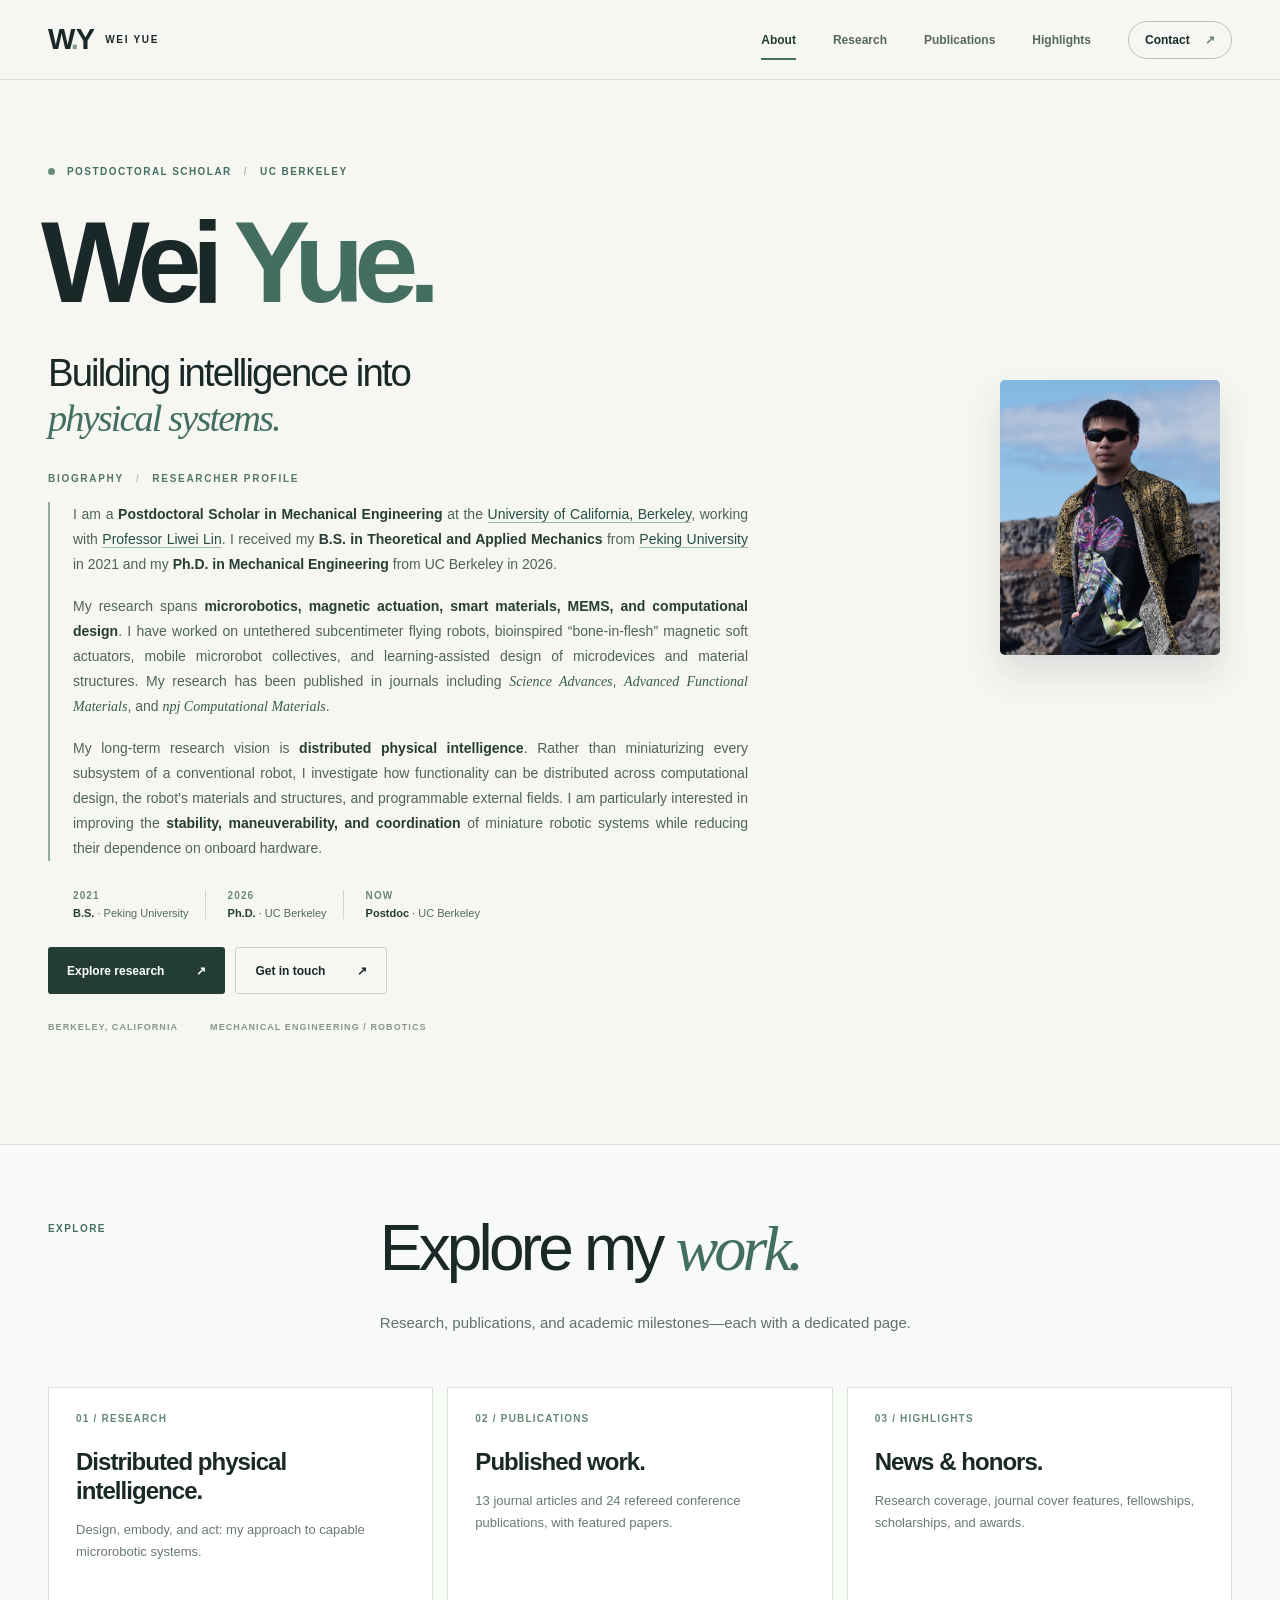
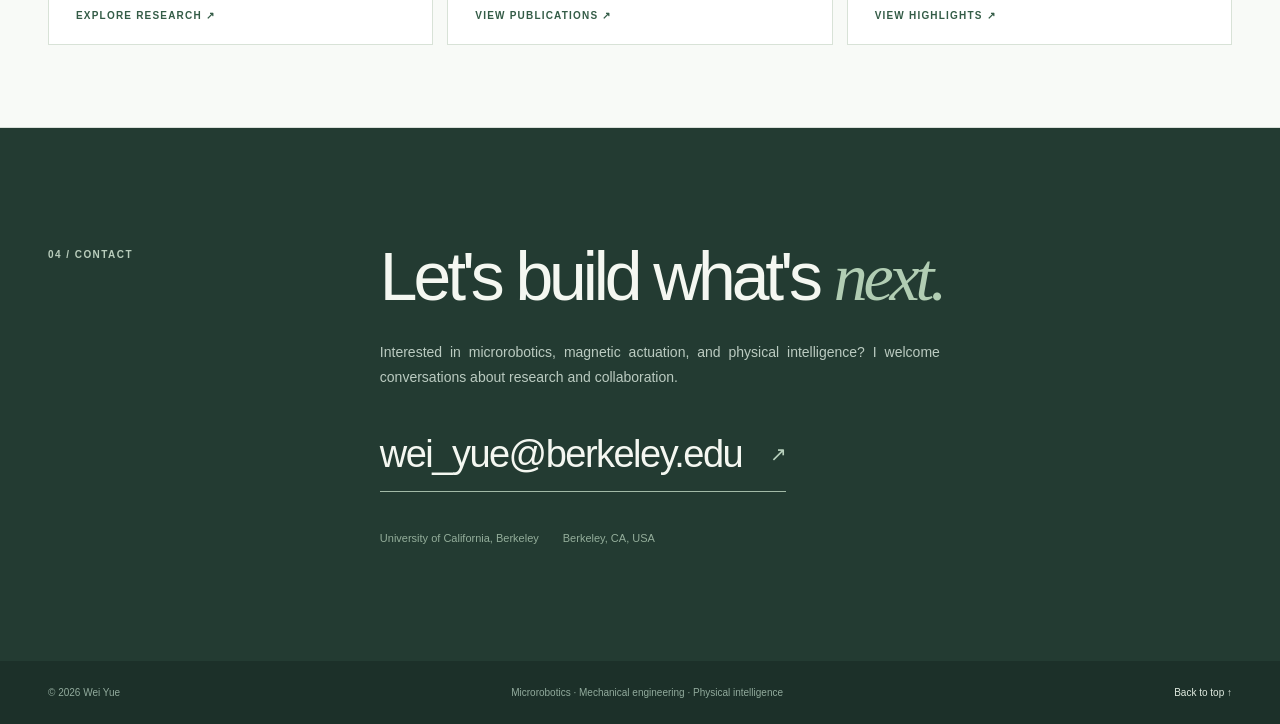
<file: index.html>
<!doctype html>
<html lang="en"><head><meta charset="utf-8"/><meta content="width=device-width, initial-scale=1" name="viewport"/><meta content="#f6f7f3" name="theme-color"/><meta name="description" content="Wei Yue is a Postdoctoral Scholar in Mechanical Engineering at the University of California, Berkeley. His research includes microrobotics, magnetic actuation, smart materials, and distributed physical intelligence."><title>Wei Yue</title><link href="assets/favicon.svg" rel="icon" type="image/svg+xml"/><link href="styles.css" rel="stylesheet"/>
  <!-- Search engine discovery metadata -->
  <link rel="canonical" href="https://weiyuecandy.github.io/">
  <meta name="robots" content="index, follow">
  <meta property="og:type" content="website">
  <meta property="og:title" content="Wei Yue">
  <meta property="og:description" content="Wei Yue is a Postdoctoral Scholar in Mechanical Engineering at the University of California, Berkeley. His research includes microrobotics, magnetic actuation, smart materials, and distributed physical intelligence.">
  <meta property="og:url" content="https://weiyuecandy.github.io/">
  <meta property="og:image" content="https://weiyuecandy.github.io/assets/portrait.jpg">
  <script type="application/ld+json">{"@context":"https://schema.org","@type":"Person","@id":"https://weiyuecandy.github.io/#wei-yue","name":"Wei Yue","url":"https://weiyuecandy.github.io/","image":"https://weiyuecandy.github.io/assets/portrait.jpg","jobTitle":"Postdoctoral Scholar","worksFor":{"@type":"CollegeOrUniversity","name":"University of California, Berkeley","url":"https://www.berkeley.edu/"},"alumniOf":[{"@type":"CollegeOrUniversity","name":"Peking University","url":"https://english.pku.edu.cn/"},{"@type":"CollegeOrUniversity","name":"University of California, Berkeley","url":"https://www.berkeley.edu/"}],"knowsAbout":["Microrobotics","Magnetic Actuation","Mechanical Engineering","Distributed Physical Intelligence","MEMS","Miniature Flying Robots"]}</script>
</head><body><div id="top" aria-hidden="true"></div><a class="skip-link" href="#main">Skip to content</a><header class="site-header">
<div class="shell nav-wrap">
<a aria-label="Wei Yue home" class="brand" href="index.html"><span class="brand-symbol">W<span class="brand-dot">.</span>Y</span><span class="brand-caption">WEI YUE</span></a>
<button aria-controls="site-nav" aria-expanded="false" aria-label="Open navigation" class="nav-toggle" type="button"><span></span><span></span></button>
<nav aria-label="Main navigation" class="site-nav" id="site-nav"><a aria-current="page" class="nav-active" href="index.html">About</a><a href="research.html">Research</a><a href="publications.html">Publications</a><a href="highlights.html">Highlights</a><a class="nav-contact" href="index.html#contact">Contact <span aria-hidden="true">↗</span></a></nav>
</div>
</header><main id="main"><section aria-labelledby="hero-title" class="hero shell" id="about">
<div class="hero-copy">
<div class="eyebrow"><span aria-hidden="true" class="status-dot"></span> POSTDOCTORAL SCHOLAR <span class="eyebrow-sep">/</span> UC BERKELEY</div>
<h1 id="hero-title">Wei <span>Yue.</span></h1>
<p class="hero-lead">Building intelligence into<br/><em>physical systems.</em></p>
<div class="biography-heading">BIOGRAPHY <span aria-hidden="true">/</span> RESEARCHER PROFILE</div>
<div class="hero-description biography-text">
<p>I am a <strong>Postdoctoral Scholar in Mechanical Engineering</strong> at the
          <a href="https://www.berkeley.edu/" rel="noopener noreferrer" target="_blank">University of California, Berkeley</a>,
          working with <a href="https://me.berkeley.edu/people/liwei-lin/" rel="noopener noreferrer" target="_blank">Professor Liwei Lin</a>.
          I received my <strong>B.S. in Theoretical and Applied Mechanics</strong> from
          <a href="https://english.pku.edu.cn/" rel="noopener noreferrer" target="_blank">Peking University</a> in 2021
          and my <strong>Ph.D. in Mechanical Engineering</strong> from UC Berkeley in 2026.</p>
<p>My research spans <strong>microrobotics, magnetic actuation, smart materials, MEMS, and computational design</strong>.
          I have worked on untethered subcentimeter flying robots, bioinspired “bone-in-flesh” magnetic soft actuators,
          mobile microrobot collectives, and learning-assisted design of microdevices and material structures.
          My research has been published in journals including <em>Science Advances</em>,
          <em>Advanced Functional Materials</em>, and <em>npj Computational Materials</em>.</p>
<p>My long-term research vision is <strong>distributed physical intelligence</strong>.
          Rather than miniaturizing every subsystem of a conventional robot, I investigate how functionality
          can be distributed across computational design, the robot’s materials and structures, and programmable external fields.
          I am particularly interested in improving the <strong>stability, maneuverability, and coordination</strong>
          of miniature robotic systems while reducing their dependence on onboard hardware.</p>
</div>
<div aria-label="Education and professional experience" class="biography-education">
<div><span class="education-year">2021</span><span><strong>B.S.</strong> · Peking University</span></div>
<div><span class="education-year">2026</span><span><strong>Ph.D.</strong> · UC Berkeley</span></div>
<div><span class="education-year">NOW</span><span><strong>Postdoc</strong> · UC Berkeley</span></div>
</div>
<div class="hero-actions">
<a class="button button-solid" href="research.html">Explore research <span aria-hidden="true">↗</span></a>
<a class="button button-text" href="mailto:wei_yue@berkeley.edu">Get in touch <span aria-hidden="true">↗</span></a>
</div>
<div class="hero-info"><span>BERKELEY, CALIFORNIA</span><span>MECHANICAL ENGINEERING / ROBOTICS</span></div>
</div>
<div aria-label="Portrait of Wei Yue outdoors against a rocky landscape" class="hero-art hero-portrait">
<img alt="Portrait of Wei Yue standing outdoors against a rocky landscape." decoding="async" fetchpriority="high" loading="eager" src="assets/portrait.jpg"/>
<div class="art-label"><span class="art-label-index">PORTRAIT / WEI YUE</span><span class="art-label-arrow">MICROROBOTICS · UC BERKELEY</span></div>
</div>
</section>
<section aria-labelledby="explore-title" class="section home-explore"><div class="shell section-inner">
<div class="section-heading"><p class="section-index">EXPLORE</p><div><h2 id="explore-title">Explore my <em>work.</em></h2><p class="section-intro narrow">Research, publications, and academic milestones—each with a dedicated page.</p></div></div>
<div class="quicknav-grid">
<a class="quicknav-card" href="research.html"><span class="quicknav-index">01 / RESEARCH</span><h3>Distributed physical intelligence.</h3><p>Design, embody, and act: my approach to capable microrobotic systems.</p><span class="quicknav-arrow">EXPLORE RESEARCH ↗</span></a>
<a class="quicknav-card" href="publications.html"><span class="quicknav-index">02 / PUBLICATIONS</span><h3>Published work.</h3><p>13 journal articles and 24 refereed conference publications, with featured papers.</p><span class="quicknav-arrow">VIEW PUBLICATIONS ↗</span></a>
<a class="quicknav-card" href="highlights.html"><span class="quicknav-index">03 / HIGHLIGHTS</span><h3>News &amp; honors.</h3><p>Research coverage, journal cover features, fellowships, scholarships, and awards.</p><span class="quicknav-arrow">VIEW HIGHLIGHTS ↗</span></a>
</div>
</div></section><section aria-labelledby="contact-title" class="section contact-section" id="contact"><div class="shell contact-layout"><p class="section-index">04 / CONTACT</p><div><h2 id="contact-title">Let's build what's <em>next.</em></h2><p>Interested in microrobotics, magnetic actuation, and physical intelligence? I welcome conversations about research and collaboration.</p><a class="contact-email" href="mailto:wei_yue@berkeley.edu">wei_yue@berkeley.edu <span aria-hidden="true">↗</span></a><div class="contact-extra"><span>University of California, Berkeley</span><span>Berkeley, CA, USA</span></div></div></div></section></main><footer class="site-footer"><div class="shell footer-layout"><span>© <span id="year">2026</span> Wei Yue</span><span>Microrobotics · Mechanical engineering · Physical intelligence</span><a href="#top">Back to top ↑</a></div></footer><script defer="" src="site.js"></script></body></html>
</file>
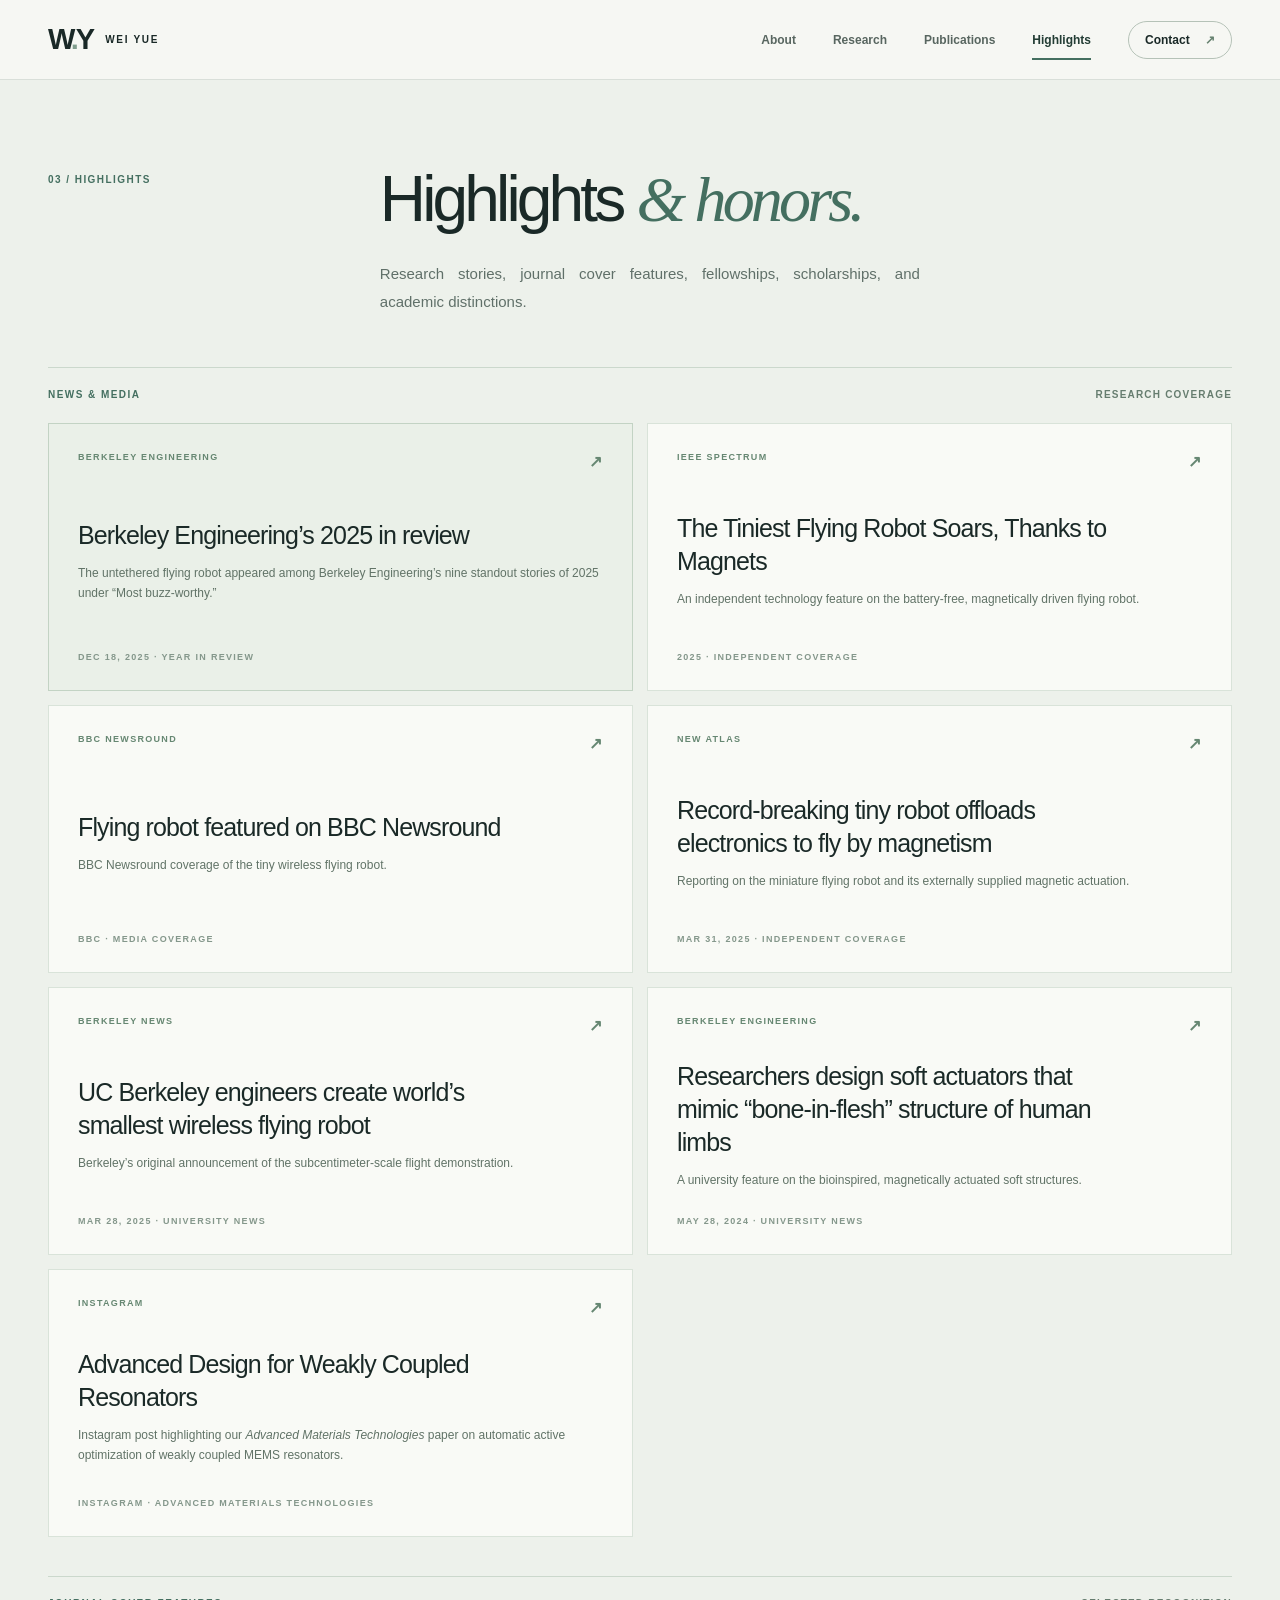
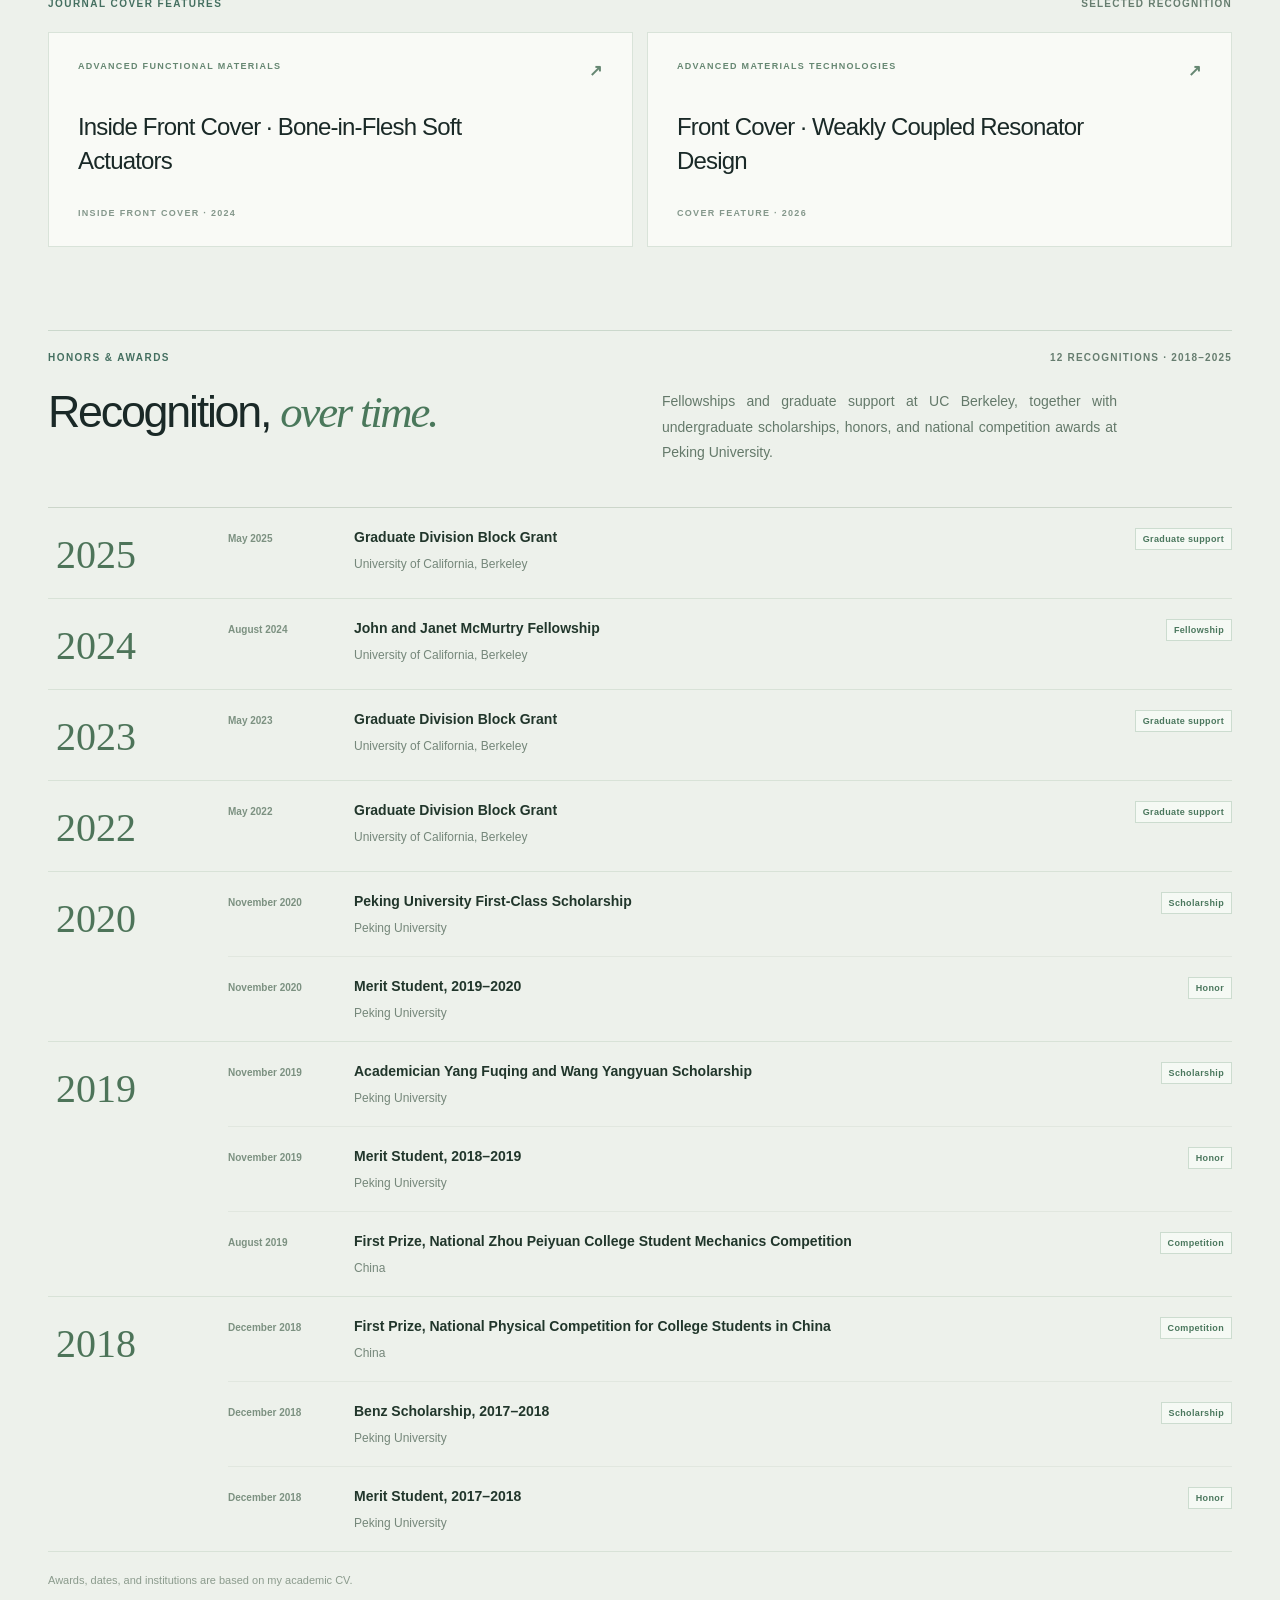
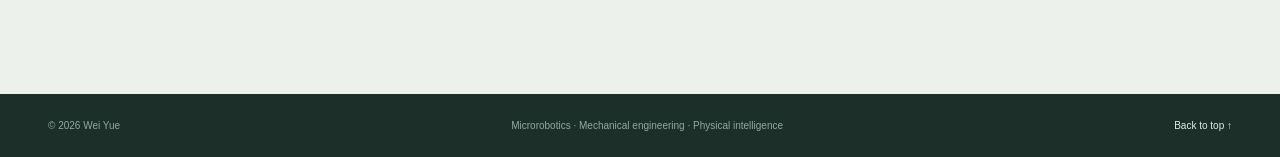
<file: highlights.html>
<!DOCTYPE html>

<html lang="en"><head><meta charset="utf-8"/><meta content="width=device-width, initial-scale=1" name="viewport"/><meta content="#f6f7f3" name="theme-color"/><meta name="description" content="News coverage, journal cover features, fellowships, scholarships, and awards recognizing Wei Yue’s research at UC Berkeley."><title>Highlights &amp; Honors | Wei Yue</title><link href="assets/favicon.svg" rel="icon" type="image/svg+xml"/><link href="styles.css" rel="stylesheet"/>
  <!-- Search engine discovery metadata -->
  <link rel="canonical" href="https://weiyuecandy.github.io/highlights.html">
  <meta name="robots" content="index, follow">
  <meta property="og:type" content="website">
  <meta property="og:title" content="Highlights &amp; Honors | Wei Yue">
  <meta property="og:description" content="News coverage, journal cover features, fellowships, scholarships, and awards recognizing Wei Yue’s research at UC Berkeley.">
  <meta property="og:url" content="https://weiyuecandy.github.io/highlights.html">
  <meta property="og:image" content="https://weiyuecandy.github.io/assets/portrait.jpg">
</head><body><div aria-hidden="true" id="top"></div><a class="skip-link" href="#main">Skip to content</a><header class="site-header">
<div class="shell nav-wrap">
<a aria-label="Wei Yue home" class="brand" href="index.html"><span class="brand-symbol">W<span class="brand-dot">.</span>Y</span><span class="brand-caption">WEI YUE</span></a>
<button aria-controls="site-nav" aria-expanded="false" aria-label="Open navigation" class="nav-toggle" type="button"><span></span><span></span></button>
<nav aria-label="Main navigation" class="site-nav" id="site-nav"><a href="index.html">About</a><a href="research.html">Research</a><a href="publications.html">Publications</a><a aria-current="page" class="nav-active" href="highlights.html">Highlights</a><a class="nav-contact" href="index.html#contact">Contact <span aria-hidden="true">↗</span></a></nav>
</div>
</header><main id="main">
<section aria-labelledby="highlights-title" class="section section-tint highlights-v8" id="highlights">
<div class="shell section-inner">
<div class="section-heading"><p class="section-index">03 / HIGHLIGHTS</p><div>
<h2 id="highlights-title">Highlights <em>&amp; honors.</em></h2>
<p class="section-intro narrow">Research stories, journal cover features, fellowships, scholarships, and academic distinctions.</p>
</div></div>
<div class="mini-section-bar"><span class="tiny-label">NEWS &amp; MEDIA</span><span>RESEARCH COVERAGE</span></div>
<div class="highlights-grid news-grid">
<a class="highlight media-item media-emphasis" href="https://engineering.berkeley.edu/news/2025/12/berkeley-engineerings-2025-in-review/" rel="noopener noreferrer" target="_blank">
<div class="highlight-top"><span>BERKELEY ENGINEERING</span><span aria-hidden="true">↗</span></div>
<div class="media-main"><h3>Berkeley Engineering’s 2025 in review</h3><p class="media-description">The untethered flying robot appeared among Berkeley Engineering’s nine standout stories of 2025 under “Most buzz-worthy.”</p></div>
<span class="highlight-bottom">DEC 18, 2025 · YEAR IN REVIEW</span>
</a>
<a class="highlight media-item" href="https://spectrum.ieee.org/flying-robot-2671447539" rel="noopener noreferrer" target="_blank">
<div class="highlight-top"><span>IEEE SPECTRUM</span><span aria-hidden="true">↗</span></div>
<div class="media-main"><h3>The Tiniest Flying Robot Soars, Thanks to Magnets</h3><p class="media-description">An independent technology feature on the battery-free, magnetically driven flying robot.</p></div>
<span class="highlight-bottom">2025 · INDEPENDENT COVERAGE</span>
</a>
<a class="highlight media-item" href="https://www.bbc.co.uk/newsround/articles/c3677w7z4yjo" rel="noopener noreferrer" target="_blank">
<div class="highlight-top"><span>BBC NEWSROUND</span><span aria-hidden="true">↗</span></div>
<div class="media-main"><h3>Flying robot featured on BBC Newsround</h3><p class="media-description">BBC Newsround coverage of the tiny wireless flying robot.</p></div>
<span class="highlight-bottom">BBC · MEDIA COVERAGE</span>
</a>
<a class="highlight media-item" href="https://newatlas.com/robotics/worlds-smallest-untethered-flying-robot-magnetic-field/" rel="noopener noreferrer" target="_blank">
<div class="highlight-top"><span>NEW ATLAS</span><span aria-hidden="true">↗</span></div>
<div class="media-main"><h3>Record-breaking tiny robot offloads electronics to fly by magnetism</h3><p class="media-description">Reporting on the miniature flying robot and its externally supplied magnetic actuation.</p></div>
<span class="highlight-bottom">MAR 31, 2025 · INDEPENDENT COVERAGE</span>
</a>
<a class="highlight media-item" href="https://news.berkeley.edu/2025/03/28/uc-berkeley-engineers-create-worlds-smallest-wireless-flying-robot/" rel="noopener noreferrer" target="_blank">
<div class="highlight-top"><span>BERKELEY NEWS</span><span aria-hidden="true">↗</span></div>
<div class="media-main"><h3>UC Berkeley engineers create world’s smallest wireless flying robot</h3><p class="media-description">Berkeley’s original announcement of the subcentimeter-scale flight demonstration.</p></div>
<span class="highlight-bottom">MAR 28, 2025 · UNIVERSITY NEWS</span>
</a>
<a class="highlight media-item" href="https://engineering.berkeley.edu/news/2024/05/researchers-design-soft-actuators-that-mimic-bone-in-flesh-structure-of-human-limbs/" rel="noopener noreferrer" target="_blank">
<div class="highlight-top"><span>BERKELEY ENGINEERING</span><span aria-hidden="true">↗</span></div>
<div class="media-main"><h3>Researchers design soft actuators that mimic “bone-in-flesh” structure of human limbs</h3><p class="media-description">A university feature on the bioinspired, magnetically actuated soft structures.</p></div>
<span class="highlight-bottom">MAY 28, 2024 · UNIVERSITY NEWS</span>
</a>
<a class="highlight media-item" href="https://www.instagram.com/p/DOr24SojHwa/" rel="noopener noreferrer" target="_blank">
<div class="highlight-top"><span>INSTAGRAM</span><span aria-hidden="true">↗</span></div>
<div class="media-main"><h3>Advanced Design for Weakly Coupled Resonators</h3><p class="media-description">Instagram post highlighting our <em>Advanced Materials Technologies</em> paper on automatic active optimization of weakly coupled MEMS resonators.</p></div>
<span class="highlight-bottom">INSTAGRAM · ADVANCED MATERIALS TECHNOLOGIES</span>
</a>
</div>

<div class="mini-section-bar extra-media-bar"><span class="tiny-label">JOURNAL COVER FEATURES</span><span>SELECTED RECOGNITION</span></div>
<div class="highlights-grid cover-features-grid">
<a class="highlight cover-feature" href="https://doi.org/10.1002/adfm.202401159" rel="noopener noreferrer" target="_blank"><div class="highlight-top"><span>ADVANCED FUNCTIONAL MATERIALS</span><span aria-hidden="true">↗</span></div><h3>Inside Front Cover · Bone-in-Flesh Soft Actuators</h3><span class="highlight-bottom">INSIDE FRONT COVER · 2024</span></a>
<a class="highlight cover-feature" href="https://doi.org/10.1002/admt.202501633" rel="noopener noreferrer" target="_blank"><div class="highlight-top"><span>ADVANCED MATERIALS TECHNOLOGIES</span><span aria-hidden="true">↗</span></div><h3>Front Cover · Weakly Coupled Resonator Design</h3><span class="highlight-bottom">COVER FEATURE · 2026</span></a>
</div>
<div class="mini-section-bar award-divider" id="honors"><span class="tiny-label">HONORS &amp; AWARDS</span><span>12 RECOGNITIONS · 2018–2025</span></div>
<div class="awards-lede"><h3>Recognition, <em>over time.</em></h3><p>Fellowships and graduate support at UC Berkeley, together with undergraduate scholarships, honors, and national competition awards at Peking University.</p></div>
<div class="awards-timeline"><div class="award-year-group"><div class="award-year">2025</div><div class="award-items"><article class="award-entry"><div class="award-when">May 2025</div><div class="award-body"><h4>Graduate Division Block Grant</h4><p>University of California, Berkeley</p></div><div class="award-kind">Graduate support</div></article></div></div><div class="award-year-group"><div class="award-year">2024</div><div class="award-items"><article class="award-entry"><div class="award-when">August 2024</div><div class="award-body"><h4>John and Janet McMurtry Fellowship</h4><p>University of California, Berkeley</p></div><div class="award-kind">Fellowship</div></article></div></div><div class="award-year-group"><div class="award-year">2023</div><div class="award-items"><article class="award-entry"><div class="award-when">May 2023</div><div class="award-body"><h4>Graduate Division Block Grant</h4><p>University of California, Berkeley</p></div><div class="award-kind">Graduate support</div></article></div></div><div class="award-year-group"><div class="award-year">2022</div><div class="award-items"><article class="award-entry"><div class="award-when">May 2022</div><div class="award-body"><h4>Graduate Division Block Grant</h4><p>University of California, Berkeley</p></div><div class="award-kind">Graduate support</div></article></div></div><div class="award-year-group"><div class="award-year">2020</div><div class="award-items"><article class="award-entry"><div class="award-when">November 2020</div><div class="award-body"><h4>Peking University First-Class Scholarship</h4><p>Peking University</p></div><div class="award-kind">Scholarship</div></article><article class="award-entry"><div class="award-when">November 2020</div><div class="award-body"><h4>Merit Student, 2019–2020</h4><p>Peking University</p></div><div class="award-kind">Honor</div></article></div></div><div class="award-year-group"><div class="award-year">2019</div><div class="award-items"><article class="award-entry"><div class="award-when">November 2019</div><div class="award-body"><h4>Academician Yang Fuqing and Wang Yangyuan Scholarship</h4><p>Peking University</p></div><div class="award-kind">Scholarship</div></article><article class="award-entry"><div class="award-when">November 2019</div><div class="award-body"><h4>Merit Student, 2018–2019</h4><p>Peking University</p></div><div class="award-kind">Honor</div></article><article class="award-entry"><div class="award-when">August 2019</div><div class="award-body"><h4>First Prize, National Zhou Peiyuan College Student Mechanics Competition</h4><p>China</p></div><div class="award-kind">Competition</div></article></div></div><div class="award-year-group"><div class="award-year">2018</div><div class="award-items"><article class="award-entry"><div class="award-when">December 2018</div><div class="award-body"><h4>First Prize, National Physical Competition for College Students in China</h4><p>China</p></div><div class="award-kind">Competition</div></article><article class="award-entry"><div class="award-when">December 2018</div><div class="award-body"><h4>Benz Scholarship, 2017–2018</h4><p>Peking University</p></div><div class="award-kind">Scholarship</div></article><article class="award-entry"><div class="award-when">December 2018</div><div class="award-body"><h4>Merit Student, 2017–2018</h4><p>Peking University</p></div><div class="award-kind">Honor</div></article></div></div></div>
<div class="award-source-note">Awards, dates, and institutions are based on my academic CV.</div>
</div>
</section>
</main><footer class="site-footer"><div class="shell footer-layout"><span>© <span id="year">2026</span> Wei Yue</span><span>Microrobotics · Mechanical engineering · Physical intelligence</span><a href="#top">Back to top ↑</a></div></footer><script defer="" src="site.js"></script></body></html>
</file>
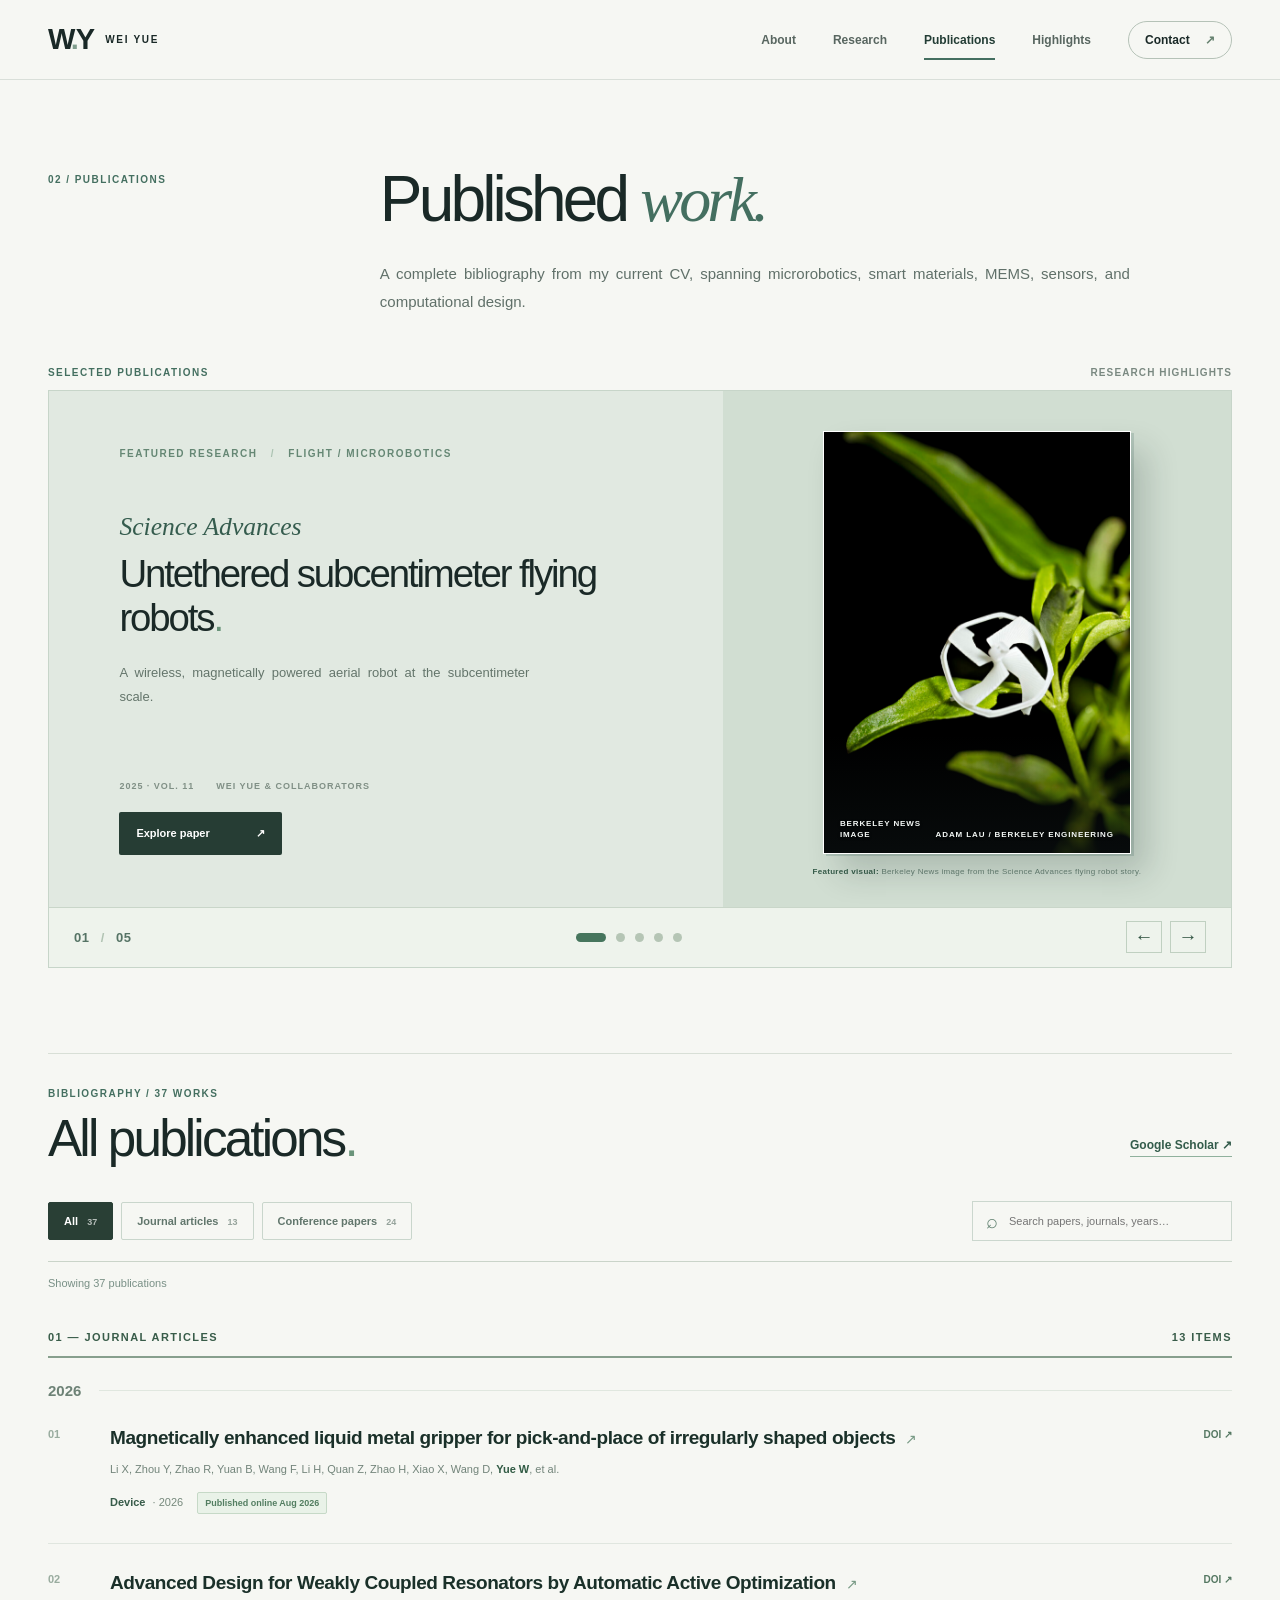
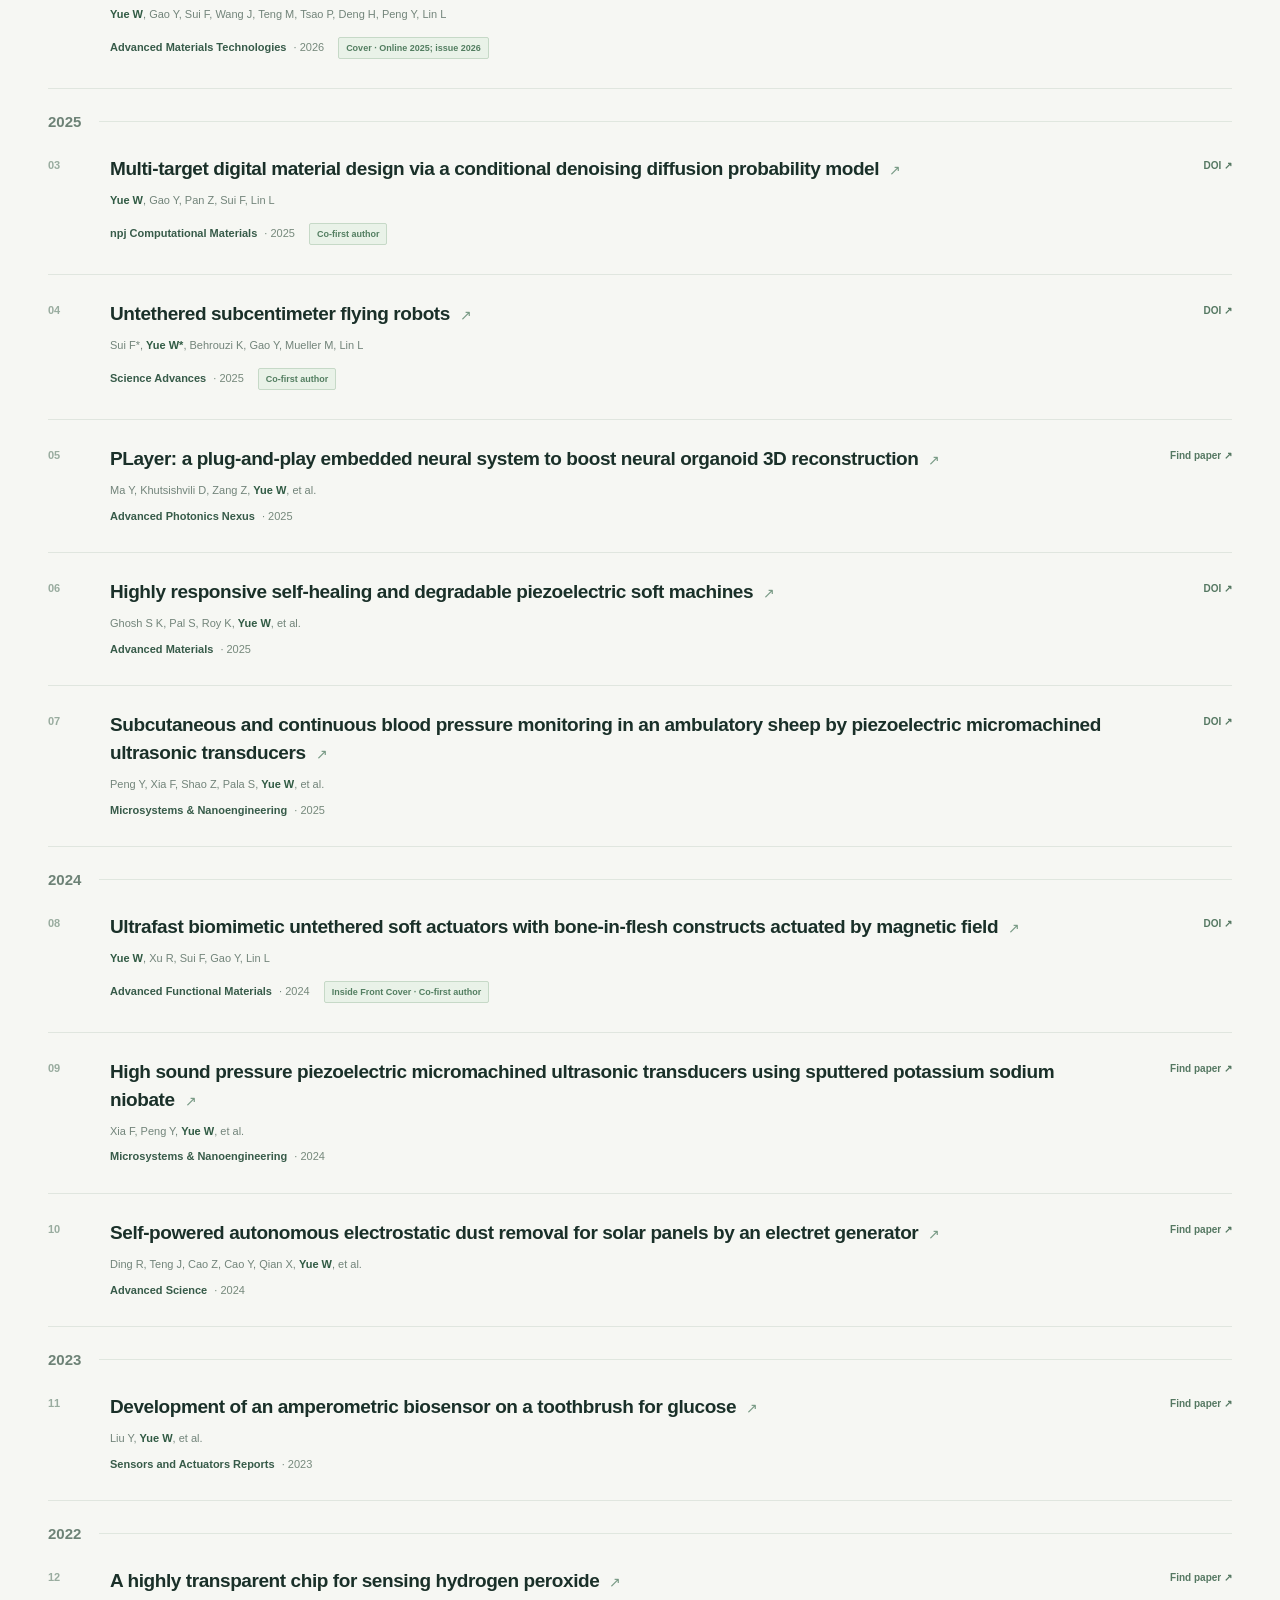
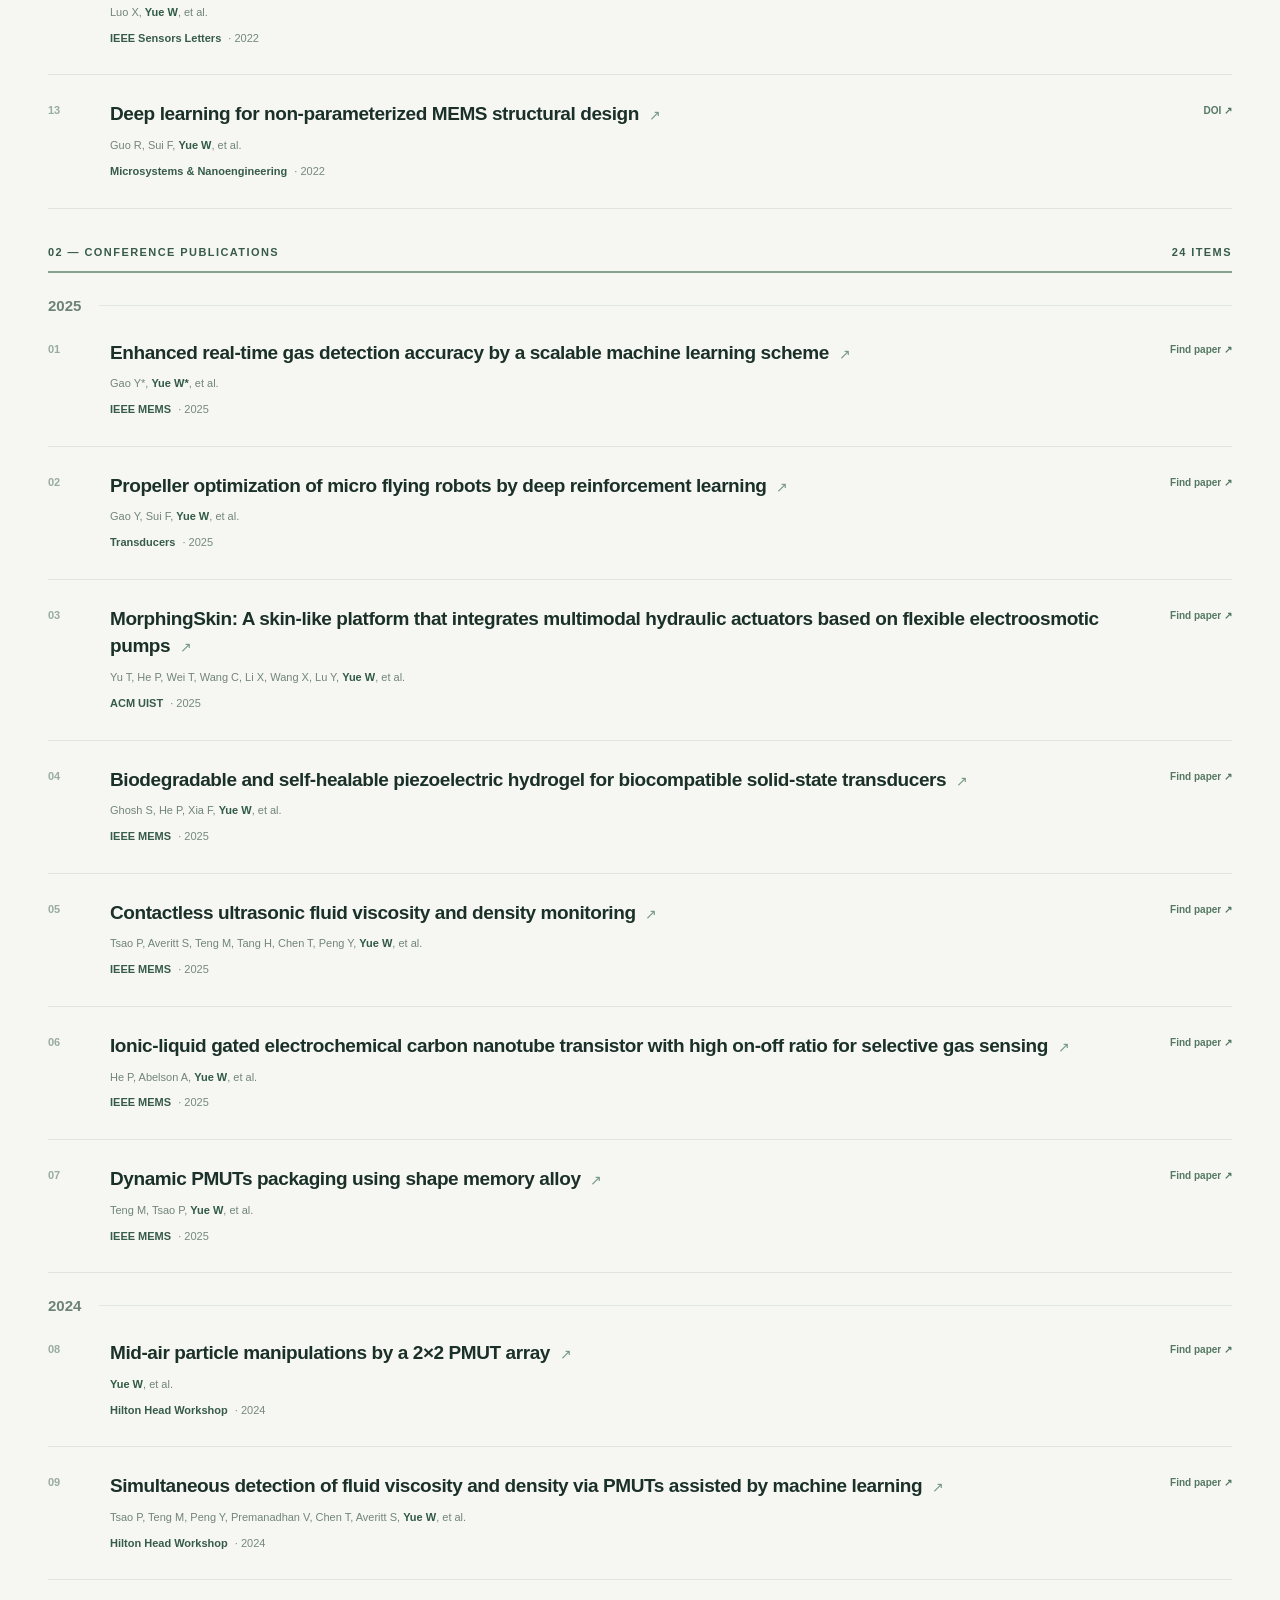
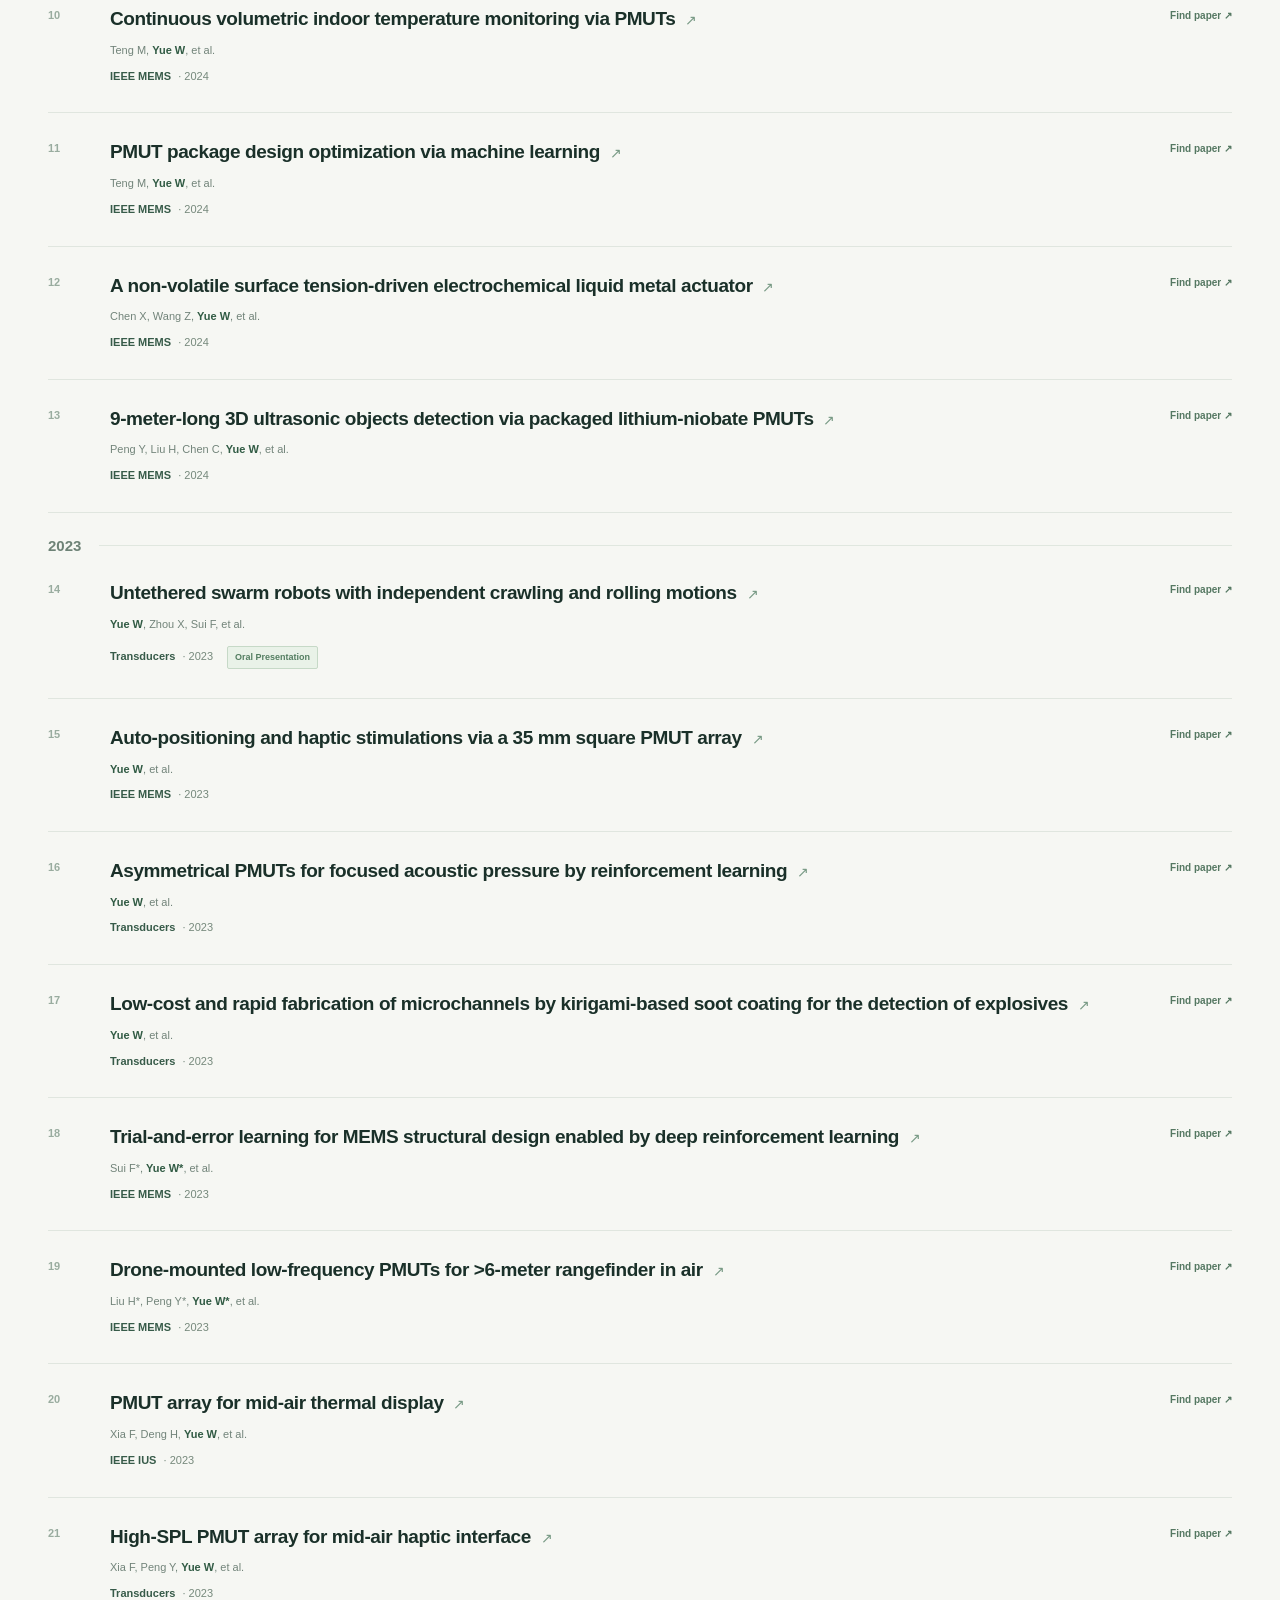
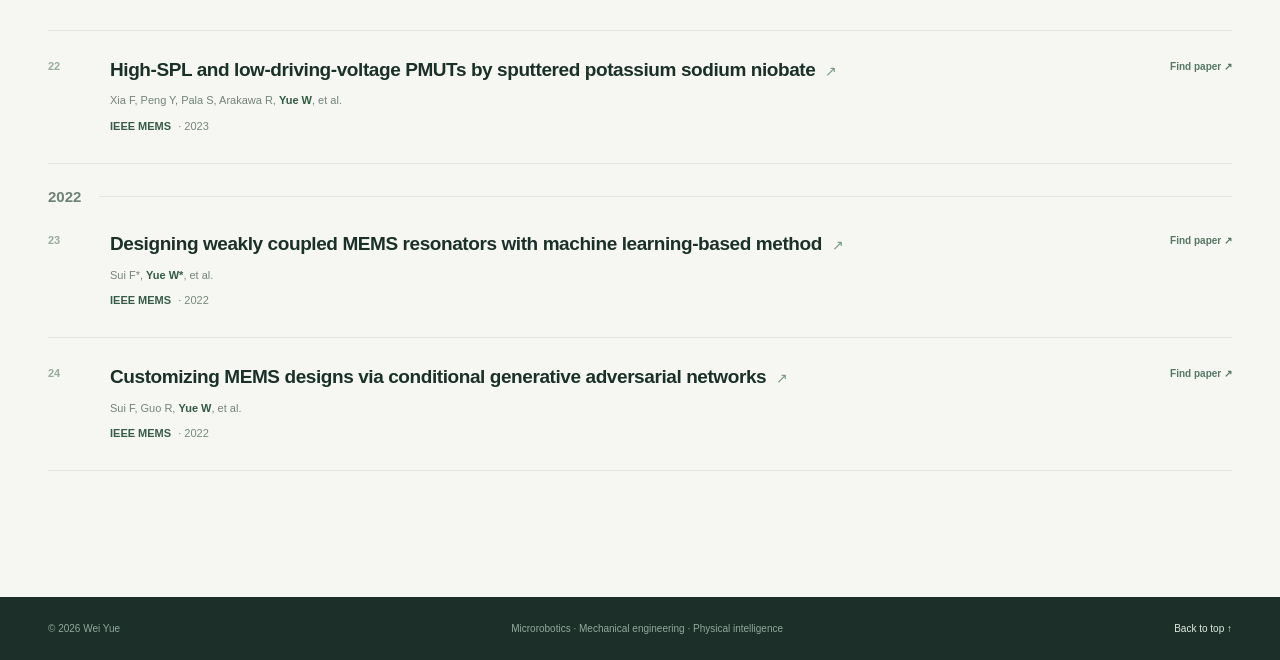
<file: publications.html>
<!DOCTYPE html>

<html lang="en"><head><meta charset="utf-8"/><meta content="width=device-width, initial-scale=1" name="viewport"/><meta content="#f6f7f3" name="theme-color"/><meta name="description" content="Peer-reviewed journal and conference publications by Wei Yue of UC Berkeley, including Science Advances, Advanced Functional Materials, and npj Computational Materials."><title>Publications | Wei Yue</title><link href="assets/favicon.svg" rel="icon" type="image/svg+xml"/><link href="styles.css" rel="stylesheet"/>
  <!-- Search engine discovery metadata -->
  <link rel="canonical" href="https://weiyuecandy.github.io/publications.html">
  <meta name="robots" content="index, follow">
  <meta property="og:type" content="website">
  <meta property="og:title" content="Publications | Wei Yue">
  <meta property="og:description" content="Peer-reviewed journal and conference publications by Wei Yue of UC Berkeley, including Science Advances, Advanced Functional Materials, and npj Computational Materials.">
  <meta property="og:url" content="https://weiyuecandy.github.io/publications.html">
  <meta property="og:image" content="https://weiyuecandy.github.io/assets/portrait.jpg">
</head><body><div aria-hidden="true" id="top"></div><a class="skip-link" href="#main">Skip to content</a><header class="site-header">
<div class="shell nav-wrap">
<a aria-label="Wei Yue home" class="brand" href="index.html"><span class="brand-symbol">W<span class="brand-dot">.</span>Y</span><span class="brand-caption">WEI YUE</span></a>
<button aria-controls="site-nav" aria-expanded="false" aria-label="Open navigation" class="nav-toggle" type="button"><span></span><span></span></button>
<nav aria-label="Main navigation" class="site-nav" id="site-nav"><a href="index.html">About</a><a href="research.html">Research</a><a aria-current="page" class="nav-active" href="publications.html">Publications</a><a href="highlights.html">Highlights</a><a class="nav-contact" href="index.html#contact">Contact <span aria-hidden="true">↗</span></a></nav>
</div>
</header><main id="main"><section aria-labelledby="publications-title" class="section" id="publications">
<div class="shell section-inner publications-section">
<div class="section-heading"><p class="section-index">02 / PUBLICATIONS</p><div><h2 id="publications-title">Published <em>work.</em></h2><p class="section-intro">A complete bibliography from my current CV, spanning microrobotics, smart materials, MEMS, sensors, and computational design.</p></div></div>
<div class="features-title"><span class="tiny-label">SELECTED PUBLICATIONS</span><span>RESEARCH HIGHLIGHTS</span></div>
<div aria-label="Featured research articles" aria-roledescription="carousel" class="journal-showcase">
<div class="journal-slides"><article aria-hidden="false" aria-label="1 of 5" aria-roledescription="slide" class="journal-slide is-active" id="journal-slide-0" role="group">
<div class="journal-copy"><div class="slide-kicker">FEATURED RESEARCH <span class="dot-sep">/</span> FLIGHT / MICROROBOTICS</div><div class="journal-venue">Science Advances</div><h3>Untethered subcentimeter flying robots<span class="title-period">.</span></h3><p>A wireless, magnetically powered aerial robot at the subcentimeter scale.</p><div class="journal-meta"><span>2025 · VOL. 11</span><span>WEI YUE &amp; COLLABORATORS</span></div><a class="journal-link" href="https://doi.org/10.1126/sciadv.ads6858" rel="noopener noreferrer" target="_blank">Explore paper <span aria-hidden="true">↗</span></a></div>
<div class="journal-cover-stage"><div class="journal-cover real-cover photo-cover"><img alt="The miniature flying robot resting on a green plant leaf, from Berkeley News." decoding="async" loading="lazy" src="assets/flying-robot-berkeley-news.png"/><div class="cover-image-gradient"></div><div class="cover-footer cover-caption-compact"><span>BERKELEY NEWS IMAGE</span><span>ADAM LAU / BERKELEY ENGINEERING</span></div></div><span class="cover-art-note"><strong>Featured visual:</strong> Berkeley News image from the Science Advances flying robot story.</span></div>
</article><article aria-hidden="true" aria-label="2 of 5" aria-roledescription="slide" class="journal-slide" id="journal-slide-1" role="group">
<div class="journal-copy"><div class="slide-kicker">FEATURED RESEARCH <span class="dot-sep">/</span> INSIDE FRONT COVER</div><div class="journal-venue">Advanced Functional Materials</div><h3>Ultrafast biomimetic untethered soft actuators<span class="title-period">.</span></h3><p>A bone-in-flesh architecture combining rapid magnetic actuation and soft resilience.</p><div class="journal-meta"><span>2024 · VOL. 34 · ISSUE 39</span><span>WEI YUE &amp; COLLABORATORS</span></div><a class="journal-link" href="https://doi.org/10.1002/adfm.202401159" rel="noopener noreferrer" target="_blank">Explore paper <span aria-hidden="true">↗</span></a></div>
<div class="journal-cover-stage"><div class="journal-cover real-cover"><img alt="Advanced Functional Materials cover image associated with the bone-in-flesh soft actuator work." decoding="async" loading="lazy" src="assets/advanced-functional-materials-cover.jpg"/></div><span class="cover-art-note"><strong>Official artwork:</strong> Advanced Functional Materials inside front cover provided by the author.</span></div>
</article><article aria-hidden="true" aria-label="3 of 5" aria-roledescription="slide" class="journal-slide" id="journal-slide-2" role="group">
<div class="journal-copy"><div class="slide-kicker">FEATURED RESEARCH <span class="dot-sep">/</span> COVER FEATURE</div><div class="journal-venue">Advanced Materials Technologies</div><h3>Advanced design for weakly coupled resonators<span class="title-period">.</span></h3><p>Machine-learning-guided active optimization of microresonator structures.</p><div class="journal-meta"><span>2026 · VOL. 11 · ISSUE 13</span><span>WEI YUE &amp; COLLABORATORS</span></div><a class="journal-link" href="https://doi.org/10.1002/admt.202501633" rel="noopener noreferrer" target="_blank">Explore paper <span aria-hidden="true">↗</span></a></div>
<div class="journal-cover-stage"><div class="journal-cover real-cover"><img alt="Advanced Materials Technologies cover image associated with the weakly coupled resonator design work." decoding="async" loading="lazy" src="assets/advanced-materials-technologies-cover.jpg"/></div><span class="cover-art-note"><strong>Official artwork:</strong> Advanced Materials Technologies cover provided by the author.</span></div>
</article><article aria-hidden="true" aria-label="4 of 5" aria-roledescription="slide" class="journal-slide" id="journal-slide-3" role="group">
<div class="journal-copy"><div class="slide-kicker">FEATURED RESEARCH <span class="dot-sep">/</span> COMPUTATIONAL DESIGN</div><div class="journal-venue">npj Computational Materials</div><h3>Multi-target digital material design via diffusion models<span class="title-period">.</span></h3><p>Conditional denoising diffusion models for programmable mechanical properties.</p><div class="journal-meta"><span>2025 · VOL. 11 · ARTICLE 260</span><span>WEI YUE &amp; COLLABORATORS</span></div><a class="journal-link" href="https://doi.org/10.1038/s41524-025-01759-3" rel="noopener noreferrer" target="_blank">Explore paper <span aria-hidden="true">↗</span></a></div>
<div class="journal-cover-stage npj-stage"><div class="journal-cover npj-full-figure"><img alt="Figure from the npj Computational Materials paper showing the conditional denoising diffusion probability model workflow." decoding="async" loading="lazy" src="assets/npj-computational-materials-figure.png"/></div></div>
</article><article aria-hidden="true" aria-label="5 of 5" aria-roledescription="slide" class="journal-slide" id="journal-slide-4" role="group">
<div class="journal-copy">
<div class="slide-kicker">FEATURED RESEARCH <span class="dot-sep">/</span> MICROROBOT SWARMS</div>
<div class="journal-venue">Transducers 2023</div>
<h3>Untethered Swarm Robots with Independent Crawling and Rolling Motions<span class="title-period">.</span></h3>
<p>Magnetically driven millimeter-scale robots exhibiting individual crawling and rolling, along with collective assembly and reconfiguration.</p>
<div class="journal-meta"><span>2023 · KYOTO, JAPAN</span><span>ORAL PRESENTATION</span></div>
<a class="journal-link" href="#swarm-robots-transducers-2023">View publication <span aria-hidden="true">↗</span></a>
</div>
<div class="journal-cover-stage swarm-stage">
<figure class="swarm-feature-photo">
<img alt="Wei Yue presenting the flexible robotic swarm research at Transducers 2023, with the projected microrobot diagrams visible." decoding="async" height="733" loading="lazy" src="assets/transducers-2023-swarm-oral.webp" width="978"/>
<figcaption>Oral presentation · Transducers 2023</figcaption>
</figure>
</div>
</article></div>
<div class="journal-controls"><div class="journal-count"><span id="journal-current">01</span> <span class="count-divider">/</span> 05</div><div aria-label="Choose featured paper" class="journal-dots"><button aria-current="true" aria-label="Show Science Advances" class="journal-dot is-active" data-slide="0" type="button"></button><button aria-current="false" aria-label="Show Advanced Functional Materials" class="journal-dot" data-slide="1" type="button"></button><button aria-current="false" aria-label="Show Advanced Materials Technologies" class="journal-dot" data-slide="2" type="button"></button><button aria-current="false" aria-label="Show npj Computational Materials" class="journal-dot" data-slide="3" type="button"></button><button aria-current="false" aria-label="Show Transducers 2023 swarm robots" class="journal-dot" data-slide="4" type="button"></button></div><div class="journal-arrows"><button aria-label="Previous paper" id="journal-prev" type="button">←</button><button aria-label="Next paper" id="journal-next" type="button">→</button></div></div>
</div>
<div class="bibliography-head"><div><p class="tiny-label">BIBLIOGRAPHY / 37 WORKS</p><h3>All publications<span class="title-period">.</span></h3></div><a class="scholar-link" href="https://scholar.google.com/citations?user=Wl0aJZUAAAAJ&amp;hl=en" rel="noopener noreferrer" target="_blank">Google Scholar ↗</a></div>
<div class="pub-toolbar"><div aria-label="Filter publications" class="pub-filters" role="group"><button aria-pressed="true" class="pub-filter is-active" data-filter="all" type="button">All <span>37</span></button><button aria-pressed="false" class="pub-filter" data-filter="journal" type="button">Journal articles <span>13</span></button><button aria-pressed="false" class="pub-filter" data-filter="conference" type="button">Conference papers <span>24</span></button></div><label class="pub-search-label"><span>⌕</span><input aria-label="Search publications" autocomplete="off" id="pub-search" placeholder="Search papers, journals, years…" type="search"/></label></div>
<p aria-live="polite" class="pub-results" id="pub-results" role="status">Showing 37 publications</p>
<div class="pub-group" data-category="journal"><div class="pub-category-title"><span>01 — JOURNAL ARTICLES</span><span>13 ITEMS</span></div><div aria-level="4" class="year-divider" role="heading"><span>2026</span><i></i></div>
<article class="pub-entry" data-search="2026 magnetically enhanced liquid metal gripper for pick-and-place of irregularly shaped objects device li x, zhou y, zhao r, yuan b, wang f, li h, quan z, zhao h, xiao x, wang d, yue w, et al.">
<span class="pub-numeric">01</span>
<div class="pub-entry-info"><a class="pub-entry-title" href="https://doi.org/10.1016/j.device.2026.101270" rel="noopener noreferrer" target="_blank">Magnetically enhanced liquid metal gripper for pick-and-place of irregularly shaped objects <span aria-hidden="true">↗</span></a>
<p class="pub-authors">Li X, Zhou Y, Zhao R, Yuan B, Wang F, Li H, Quan Z, Zhao H, Xiao X, Wang D, <strong>Yue W</strong>, et al.</p><div class="pub-detail"><em>Device</em> <span class="pub-date">· 2026</span><span class="pub-tag">Published online Aug 2026</span></div>
</div><a aria-label="DOI ↗: Magnetically enhanced liquid metal gripper for pick-and-place of irregularly shaped objects" class="pub-direct" href="https://doi.org/10.1016/j.device.2026.101270" rel="noopener noreferrer" target="_blank">DOI ↗</a>
</article>
<article class="pub-entry" data-search="2026 advanced design for weakly coupled resonators by automatic active optimization advanced materials technologies yue w, gao y, sui f, wang j, teng m, tsao p, deng h, peng y, lin l">
<span class="pub-numeric">02</span>
<div class="pub-entry-info"><a class="pub-entry-title" href="https://doi.org/10.1002/admt.202501633" rel="noopener noreferrer" target="_blank">Advanced Design for Weakly Coupled Resonators by Automatic Active Optimization <span aria-hidden="true">↗</span></a>
<p class="pub-authors"><strong>Yue W</strong>, Gao Y, Sui F, Wang J, Teng M, Tsao P, Deng H, Peng Y, Lin L</p><div class="pub-detail"><em>Advanced Materials Technologies</em> <span class="pub-date">· 2026</span><span class="pub-tag">Cover · Online 2025; issue 2026</span></div>
</div><a aria-label="DOI ↗: Advanced Design for Weakly Coupled Resonators by Automatic Active Optimization" class="pub-direct" href="https://doi.org/10.1002/admt.202501633" rel="noopener noreferrer" target="_blank">DOI ↗</a>
</article>
<div aria-level="4" class="year-divider" role="heading"><span>2025</span><i></i></div>
<article class="pub-entry" data-search="2025 multi-target digital material design via a conditional denoising diffusion probability model npj computational materials yue w, gao y, pan z, sui f, lin l">
<span class="pub-numeric">03</span>
<div class="pub-entry-info"><a class="pub-entry-title" href="https://doi.org/10.1038/s41524-025-01759-3" rel="noopener noreferrer" target="_blank">Multi-target digital material design via a conditional denoising diffusion probability model <span aria-hidden="true">↗</span></a>
<p class="pub-authors"><strong>Yue W</strong>, Gao Y, Pan Z, Sui F, Lin L</p><div class="pub-detail"><em>npj Computational Materials</em> <span class="pub-date">· 2025</span><span class="pub-tag">Co-first author</span></div>
</div><a aria-label="DOI ↗: Multi-target digital material design via a conditional denoising diffusion probability model" class="pub-direct" href="https://doi.org/10.1038/s41524-025-01759-3" rel="noopener noreferrer" target="_blank">DOI ↗</a>
</article>
<article class="pub-entry" data-search="2025 untethered subcentimeter flying robots science advances sui f*, yue w*, behrouzi k, gao y, mueller m, lin l">
<span class="pub-numeric">04</span>
<div class="pub-entry-info"><a class="pub-entry-title" href="https://doi.org/10.1126/sciadv.ads6858" rel="noopener noreferrer" target="_blank">Untethered subcentimeter flying robots <span aria-hidden="true">↗</span></a>
<p class="pub-authors">Sui F*, <strong>Yue W*</strong>, Behrouzi K, Gao Y, Mueller M, Lin L</p><div class="pub-detail"><em>Science Advances</em> <span class="pub-date">· 2025</span><span class="pub-tag">Co-first author</span></div>
</div><a aria-label="DOI ↗: Untethered subcentimeter flying robots" class="pub-direct" href="https://doi.org/10.1126/sciadv.ads6858" rel="noopener noreferrer" target="_blank">DOI ↗</a>
</article>
<article class="pub-entry" data-search="2025 player: a plug-and-play embedded neural system to boost neural organoid 3d reconstruction advanced photonics nexus ma y, khutsishvili d, zang z, yue w, et al.">
<span class="pub-numeric">05</span>
<div class="pub-entry-info"><a class="pub-entry-title" href="https://scholar.google.com/scholar?q=%22PLayer%3A%20a%20plug-and-play%20embedded%20neural%20system%20to%20boost%20neural%20organoid%203D%20reconstruction%22" rel="noopener noreferrer" target="_blank">PLayer: a plug-and-play embedded neural system to boost neural organoid 3D reconstruction <span aria-hidden="true">↗</span></a>
<p class="pub-authors">Ma Y, Khutsishvili D, Zang Z, <strong>Yue W</strong>, et al.</p><div class="pub-detail"><em>Advanced Photonics Nexus</em> <span class="pub-date">· 2025</span></div>
</div><a aria-label="Find paper ↗: PLayer: a plug-and-play embedded neural system to boost neural organoid 3D reconstruction" class="pub-direct" href="https://scholar.google.com/scholar?q=%22PLayer%3A%20a%20plug-and-play%20embedded%20neural%20system%20to%20boost%20neural%20organoid%203D%20reconstruction%22" rel="noopener noreferrer" target="_blank">Find paper ↗</a>
</article>
<article class="pub-entry" data-search="2025 highly responsive self-healing and degradable piezoelectric soft machines advanced materials ghosh s k, pal s, roy k, yue w, et al.">
<span class="pub-numeric">06</span>
<div class="pub-entry-info"><a class="pub-entry-title" href="https://doi.org/10.1002/adma.202507859" rel="noopener noreferrer" target="_blank">Highly responsive self-healing and degradable piezoelectric soft machines <span aria-hidden="true">↗</span></a>
<p class="pub-authors">Ghosh S K, Pal S, Roy K, <strong>Yue W</strong>, et al.</p><div class="pub-detail"><em>Advanced Materials</em> <span class="pub-date">· 2025</span></div>
</div><a aria-label="DOI ↗: Highly responsive self-healing and degradable piezoelectric soft machines" class="pub-direct" href="https://doi.org/10.1002/adma.202507859" rel="noopener noreferrer" target="_blank">DOI ↗</a>
</article>
<article class="pub-entry" data-search="2025 subcutaneous and continuous blood pressure monitoring in an ambulatory sheep by piezoelectric micromachined ultrasonic transducers microsystems &amp; nanoengineering peng y, xia f, shao z, pala s, yue w, et al.">
<span class="pub-numeric">07</span>
<div class="pub-entry-info"><a class="pub-entry-title" href="https://doi.org/10.1038/s41378-025-01019-w" rel="noopener noreferrer" target="_blank">Subcutaneous and continuous blood pressure monitoring in an ambulatory sheep by piezoelectric micromachined ultrasonic transducers <span aria-hidden="true">↗</span></a>
<p class="pub-authors">Peng Y, Xia F, Shao Z, Pala S, <strong>Yue W</strong>, et al.</p><div class="pub-detail"><em>Microsystems &amp; Nanoengineering</em> <span class="pub-date">· 2025</span></div>
</div><a aria-label="DOI ↗: Subcutaneous and continuous blood pressure monitoring in an ambulatory sheep by piezoelectric micromachined ultrasonic transducers" class="pub-direct" href="https://doi.org/10.1038/s41378-025-01019-w" rel="noopener noreferrer" target="_blank">DOI ↗</a>
</article>
<div aria-level="4" class="year-divider" role="heading"><span>2024</span><i></i></div>
<article class="pub-entry" data-search="2024 ultrafast biomimetic untethered soft actuators with bone-in-flesh constructs actuated by magnetic field advanced functional materials yue w, xu r, sui f, gao y, lin l">
<span class="pub-numeric">08</span>
<div class="pub-entry-info"><a class="pub-entry-title" href="https://doi.org/10.1002/adfm.202401159" rel="noopener noreferrer" target="_blank">Ultrafast biomimetic untethered soft actuators with bone-in-flesh constructs actuated by magnetic field <span aria-hidden="true">↗</span></a>
<p class="pub-authors"><strong>Yue W</strong>, Xu R, Sui F, Gao Y, Lin L</p><div class="pub-detail"><em>Advanced Functional Materials</em> <span class="pub-date">· 2024</span><span class="pub-tag">Inside Front Cover · Co-first author</span></div>
</div><a aria-label="DOI ↗: Ultrafast biomimetic untethered soft actuators with bone-in-flesh constructs actuated by magnetic field" class="pub-direct" href="https://doi.org/10.1002/adfm.202401159" rel="noopener noreferrer" target="_blank">DOI ↗</a>
</article>
<article class="pub-entry" data-search="2024 high sound pressure piezoelectric micromachined ultrasonic transducers using sputtered potassium sodium niobate microsystems &amp; nanoengineering xia f, peng y, yue w, et al.">
<span class="pub-numeric">09</span>
<div class="pub-entry-info"><a class="pub-entry-title" href="https://scholar.google.com/scholar?q=%22High%20sound%20pressure%20piezoelectric%20micromachined%20ultrasonic%20transducers%20using%20sputtered%20potassium%20sodium%20niobate%22" rel="noopener noreferrer" target="_blank">High sound pressure piezoelectric micromachined ultrasonic transducers using sputtered potassium sodium niobate <span aria-hidden="true">↗</span></a>
<p class="pub-authors">Xia F, Peng Y, <strong>Yue W</strong>, et al.</p><div class="pub-detail"><em>Microsystems &amp; Nanoengineering</em> <span class="pub-date">· 2024</span></div>
</div><a aria-label="Find paper ↗: High sound pressure piezoelectric micromachined ultrasonic transducers using sputtered potassium sodium niobate" class="pub-direct" href="https://scholar.google.com/scholar?q=%22High%20sound%20pressure%20piezoelectric%20micromachined%20ultrasonic%20transducers%20using%20sputtered%20potassium%20sodium%20niobate%22" rel="noopener noreferrer" target="_blank">Find paper ↗</a>
</article>
<article class="pub-entry" data-search="2024 self-powered autonomous electrostatic dust removal for solar panels by an electret generator advanced science ding r, teng j, cao z, cao y, qian x, yue w, et al.">
<span class="pub-numeric">10</span>
<div class="pub-entry-info"><a class="pub-entry-title" href="https://scholar.google.com/scholar?q=%22Self-powered%20autonomous%20electrostatic%20dust%20removal%20for%20solar%20panels%20by%20an%20electret%20generator%22" rel="noopener noreferrer" target="_blank">Self-powered autonomous electrostatic dust removal for solar panels by an electret generator <span aria-hidden="true">↗</span></a>
<p class="pub-authors">Ding R, Teng J, Cao Z, Cao Y, Qian X, <strong>Yue W</strong>, et al.</p><div class="pub-detail"><em>Advanced Science</em> <span class="pub-date">· 2024</span></div>
</div><a aria-label="Find paper ↗: Self-powered autonomous electrostatic dust removal for solar panels by an electret generator" class="pub-direct" href="https://scholar.google.com/scholar?q=%22Self-powered%20autonomous%20electrostatic%20dust%20removal%20for%20solar%20panels%20by%20an%20electret%20generator%22" rel="noopener noreferrer" target="_blank">Find paper ↗</a>
</article>
<div aria-level="4" class="year-divider" role="heading"><span>2023</span><i></i></div>
<article class="pub-entry" data-search="2023 development of an amperometric biosensor on a toothbrush for glucose sensors and actuators reports liu y, yue w, et al.">
<span class="pub-numeric">11</span>
<div class="pub-entry-info"><a class="pub-entry-title" href="https://scholar.google.com/scholar?q=%22Development%20of%20an%20amperometric%20biosensor%20on%20a%20toothbrush%20for%20glucose%22" rel="noopener noreferrer" target="_blank">Development of an amperometric biosensor on a toothbrush for glucose <span aria-hidden="true">↗</span></a>
<p class="pub-authors">Liu Y, <strong>Yue W</strong>, et al.</p><div class="pub-detail"><em>Sensors and Actuators Reports</em> <span class="pub-date">· 2023</span></div>
</div><a aria-label="Find paper ↗: Development of an amperometric biosensor on a toothbrush for glucose" class="pub-direct" href="https://scholar.google.com/scholar?q=%22Development%20of%20an%20amperometric%20biosensor%20on%20a%20toothbrush%20for%20glucose%22" rel="noopener noreferrer" target="_blank">Find paper ↗</a>
</article>
<div aria-level="4" class="year-divider" role="heading"><span>2022</span><i></i></div>
<article class="pub-entry" data-search="2022 a highly transparent chip for sensing hydrogen peroxide ieee sensors letters luo x, yue w, et al.">
<span class="pub-numeric">12</span>
<div class="pub-entry-info"><a class="pub-entry-title" href="https://scholar.google.com/scholar?q=%22A%20highly%20transparent%20chip%20for%20sensing%20hydrogen%20peroxide%22" rel="noopener noreferrer" target="_blank">A highly transparent chip for sensing hydrogen peroxide <span aria-hidden="true">↗</span></a>
<p class="pub-authors">Luo X, <strong>Yue W</strong>, et al.</p><div class="pub-detail"><em>IEEE Sensors Letters</em> <span class="pub-date">· 2022</span></div>
</div><a aria-label="Find paper ↗: A highly transparent chip for sensing hydrogen peroxide" class="pub-direct" href="https://scholar.google.com/scholar?q=%22A%20highly%20transparent%20chip%20for%20sensing%20hydrogen%20peroxide%22" rel="noopener noreferrer" target="_blank">Find paper ↗</a>
</article>
<article class="pub-entry" data-search="2022 deep learning for non-parameterized mems structural design microsystems &amp; nanoengineering guo r, sui f, yue w, et al.">
<span class="pub-numeric">13</span>
<div class="pub-entry-info"><a class="pub-entry-title" href="https://doi.org/10.1038/s41378-022-00432-9" rel="noopener noreferrer" target="_blank">Deep learning for non-parameterized MEMS structural design <span aria-hidden="true">↗</span></a>
<p class="pub-authors">Guo R, Sui F, <strong>Yue W</strong>, et al.</p><div class="pub-detail"><em>Microsystems &amp; Nanoengineering</em> <span class="pub-date">· 2022</span></div>
</div><a aria-label="DOI ↗: Deep learning for non-parameterized MEMS structural design" class="pub-direct" href="https://doi.org/10.1038/s41378-022-00432-9" rel="noopener noreferrer" target="_blank">DOI ↗</a>
</article></div>
<div class="pub-group" data-category="conference"><div class="pub-category-title"><span>02 — CONFERENCE PUBLICATIONS</span><span>24 ITEMS</span></div><div aria-level="4" class="year-divider" role="heading"><span>2025</span><i></i></div>
<article class="pub-entry" data-search="2025 enhanced real-time gas detection accuracy by a scalable machine learning scheme ieee mems gao y*, yue w*, et al.">
<span class="pub-numeric">01</span>
<div class="pub-entry-info"><a class="pub-entry-title" href="https://scholar.google.com/scholar?q=%22Enhanced%20real-time%20gas%20detection%20accuracy%20by%20a%20scalable%20machine%20learning%20scheme%22" rel="noopener noreferrer" target="_blank">Enhanced real-time gas detection accuracy by a scalable machine learning scheme <span aria-hidden="true">↗</span></a>
<p class="pub-authors">Gao Y*, <strong>Yue W*</strong>, et al.</p><div class="pub-detail"><em>IEEE MEMS</em> <span class="pub-date">· 2025</span></div>
</div><a aria-label="Find paper ↗: Enhanced real-time gas detection accuracy by a scalable machine learning scheme" class="pub-direct" href="https://scholar.google.com/scholar?q=%22Enhanced%20real-time%20gas%20detection%20accuracy%20by%20a%20scalable%20machine%20learning%20scheme%22" rel="noopener noreferrer" target="_blank">Find paper ↗</a>
</article>
<article class="pub-entry" data-search="2025 propeller optimization of micro flying robots by deep reinforcement learning transducers gao y, sui f, yue w, et al.">
<span class="pub-numeric">02</span>
<div class="pub-entry-info"><a class="pub-entry-title" href="https://scholar.google.com/scholar?q=%22Propeller%20optimization%20of%20micro%20flying%20robots%20by%20deep%20reinforcement%20learning%22" rel="noopener noreferrer" target="_blank">Propeller optimization of micro flying robots by deep reinforcement learning <span aria-hidden="true">↗</span></a>
<p class="pub-authors">Gao Y, Sui F, <strong>Yue W</strong>, et al.</p><div class="pub-detail"><em>Transducers</em> <span class="pub-date">· 2025</span></div>
</div><a aria-label="Find paper ↗: Propeller optimization of micro flying robots by deep reinforcement learning" class="pub-direct" href="https://scholar.google.com/scholar?q=%22Propeller%20optimization%20of%20micro%20flying%20robots%20by%20deep%20reinforcement%20learning%22" rel="noopener noreferrer" target="_blank">Find paper ↗</a>
</article>
<article class="pub-entry" data-search="2025 morphingskin: a skin-like platform that integrates multimodal hydraulic actuators based on flexible electroosmotic pumps acm uist yu t, he p, wei t, wang c, li x, wang x, lu y, yue w, et al.">
<span class="pub-numeric">03</span>
<div class="pub-entry-info"><a class="pub-entry-title" href="https://scholar.google.com/scholar?q=%22MorphingSkin%3A%20A%20skin-like%20platform%20that%20integrates%20multimodal%20hydraulic%20actuators%20based%20on%20flexible%20electroosmotic%20pumps%22" rel="noopener noreferrer" target="_blank">MorphingSkin: A skin-like platform that integrates multimodal hydraulic actuators based on flexible electroosmotic pumps <span aria-hidden="true">↗</span></a>
<p class="pub-authors">Yu T, He P, Wei T, Wang C, Li X, Wang X, Lu Y, <strong>Yue W</strong>, et al.</p><div class="pub-detail"><em>ACM UIST</em> <span class="pub-date">· 2025</span></div>
</div><a aria-label="Find paper ↗: MorphingSkin: A skin-like platform that integrates multimodal hydraulic actuators based on flexible electroosmotic pumps" class="pub-direct" href="https://scholar.google.com/scholar?q=%22MorphingSkin%3A%20A%20skin-like%20platform%20that%20integrates%20multimodal%20hydraulic%20actuators%20based%20on%20flexible%20electroosmotic%20pumps%22" rel="noopener noreferrer" target="_blank">Find paper ↗</a>
</article>
<article class="pub-entry" data-search="2025 biodegradable and self-healable piezoelectric hydrogel for biocompatible solid-state transducers ieee mems ghosh s, he p, xia f, yue w, et al.">
<span class="pub-numeric">04</span>
<div class="pub-entry-info"><a class="pub-entry-title" href="https://scholar.google.com/scholar?q=%22Biodegradable%20and%20self-healable%20piezoelectric%20hydrogel%20for%20biocompatible%20solid-state%20transducers%22" rel="noopener noreferrer" target="_blank">Biodegradable and self-healable piezoelectric hydrogel for biocompatible solid-state transducers <span aria-hidden="true">↗</span></a>
<p class="pub-authors">Ghosh S, He P, Xia F, <strong>Yue W</strong>, et al.</p><div class="pub-detail"><em>IEEE MEMS</em> <span class="pub-date">· 2025</span></div>
</div><a aria-label="Find paper ↗: Biodegradable and self-healable piezoelectric hydrogel for biocompatible solid-state transducers" class="pub-direct" href="https://scholar.google.com/scholar?q=%22Biodegradable%20and%20self-healable%20piezoelectric%20hydrogel%20for%20biocompatible%20solid-state%20transducers%22" rel="noopener noreferrer" target="_blank">Find paper ↗</a>
</article>
<article class="pub-entry" data-search="2025 contactless ultrasonic fluid viscosity and density monitoring ieee mems tsao p, averitt s, teng m, tang h, chen t, peng y, yue w, et al.">
<span class="pub-numeric">05</span>
<div class="pub-entry-info"><a class="pub-entry-title" href="https://scholar.google.com/scholar?q=%22Contactless%20ultrasonic%20fluid%20viscosity%20and%20density%20monitoring%22" rel="noopener noreferrer" target="_blank">Contactless ultrasonic fluid viscosity and density monitoring <span aria-hidden="true">↗</span></a>
<p class="pub-authors">Tsao P, Averitt S, Teng M, Tang H, Chen T, Peng Y, <strong>Yue W</strong>, et al.</p><div class="pub-detail"><em>IEEE MEMS</em> <span class="pub-date">· 2025</span></div>
</div><a aria-label="Find paper ↗: Contactless ultrasonic fluid viscosity and density monitoring" class="pub-direct" href="https://scholar.google.com/scholar?q=%22Contactless%20ultrasonic%20fluid%20viscosity%20and%20density%20monitoring%22" rel="noopener noreferrer" target="_blank">Find paper ↗</a>
</article>
<article class="pub-entry" data-search="2025 ionic-liquid gated electrochemical carbon nanotube transistor with high on-off ratio for selective gas sensing ieee mems he p, abelson a, yue w, et al.">
<span class="pub-numeric">06</span>
<div class="pub-entry-info"><a class="pub-entry-title" href="https://scholar.google.com/scholar?q=%22Ionic-liquid%20gated%20electrochemical%20carbon%20nanotube%20transistor%20with%20high%20on-off%20ratio%20for%20selective%20gas%20sensing%22" rel="noopener noreferrer" target="_blank">Ionic-liquid gated electrochemical carbon nanotube transistor with high on-off ratio for selective gas sensing <span aria-hidden="true">↗</span></a>
<p class="pub-authors">He P, Abelson A, <strong>Yue W</strong>, et al.</p><div class="pub-detail"><em>IEEE MEMS</em> <span class="pub-date">· 2025</span></div>
</div><a aria-label="Find paper ↗: Ionic-liquid gated electrochemical carbon nanotube transistor with high on-off ratio for selective gas sensing" class="pub-direct" href="https://scholar.google.com/scholar?q=%22Ionic-liquid%20gated%20electrochemical%20carbon%20nanotube%20transistor%20with%20high%20on-off%20ratio%20for%20selective%20gas%20sensing%22" rel="noopener noreferrer" target="_blank">Find paper ↗</a>
</article>
<article class="pub-entry" data-search="2025 dynamic pmuts packaging using shape memory alloy ieee mems teng m, tsao p, yue w, et al.">
<span class="pub-numeric">07</span>
<div class="pub-entry-info"><a class="pub-entry-title" href="https://scholar.google.com/scholar?q=%22Dynamic%20PMUTs%20packaging%20using%20shape%20memory%20alloy%22" rel="noopener noreferrer" target="_blank">Dynamic PMUTs packaging using shape memory alloy <span aria-hidden="true">↗</span></a>
<p class="pub-authors">Teng M, Tsao P, <strong>Yue W</strong>, et al.</p><div class="pub-detail"><em>IEEE MEMS</em> <span class="pub-date">· 2025</span></div>
</div><a aria-label="Find paper ↗: Dynamic PMUTs packaging using shape memory alloy" class="pub-direct" href="https://scholar.google.com/scholar?q=%22Dynamic%20PMUTs%20packaging%20using%20shape%20memory%20alloy%22" rel="noopener noreferrer" target="_blank">Find paper ↗</a>
</article>
<div aria-level="4" class="year-divider" role="heading"><span>2024</span><i></i></div>
<article class="pub-entry" data-search="2024 mid-air particle manipulations by a 2×2 pmut array hilton head workshop yue w, et al.">
<span class="pub-numeric">08</span>
<div class="pub-entry-info"><a class="pub-entry-title" href="https://scholar.google.com/scholar?q=%22Mid-air%20particle%20manipulations%20by%20a%202%C3%972%20PMUT%20array%22" rel="noopener noreferrer" target="_blank">Mid-air particle manipulations by a 2×2 PMUT array <span aria-hidden="true">↗</span></a>
<p class="pub-authors"><strong>Yue W</strong>, et al.</p><div class="pub-detail"><em>Hilton Head Workshop</em> <span class="pub-date">· 2024</span></div>
</div><a aria-label="Find paper ↗: Mid-air particle manipulations by a 2×2 PMUT array" class="pub-direct" href="https://scholar.google.com/scholar?q=%22Mid-air%20particle%20manipulations%20by%20a%202%C3%972%20PMUT%20array%22" rel="noopener noreferrer" target="_blank">Find paper ↗</a>
</article>
<article class="pub-entry" data-search="2024 simultaneous detection of fluid viscosity and density via pmuts assisted by machine learning hilton head workshop tsao p, teng m, peng y, premanadhan v, chen t, averitt s, yue w, et al.">
<span class="pub-numeric">09</span>
<div class="pub-entry-info"><a class="pub-entry-title" href="https://scholar.google.com/scholar?q=%22Simultaneous%20detection%20of%20fluid%20viscosity%20and%20density%20via%20PMUTs%20assisted%20by%20machine%20learning%22" rel="noopener noreferrer" target="_blank">Simultaneous detection of fluid viscosity and density via PMUTs assisted by machine learning <span aria-hidden="true">↗</span></a>
<p class="pub-authors">Tsao P, Teng M, Peng Y, Premanadhan V, Chen T, Averitt S, <strong>Yue W</strong>, et al.</p><div class="pub-detail"><em>Hilton Head Workshop</em> <span class="pub-date">· 2024</span></div>
</div><a aria-label="Find paper ↗: Simultaneous detection of fluid viscosity and density via PMUTs assisted by machine learning" class="pub-direct" href="https://scholar.google.com/scholar?q=%22Simultaneous%20detection%20of%20fluid%20viscosity%20and%20density%20via%20PMUTs%20assisted%20by%20machine%20learning%22" rel="noopener noreferrer" target="_blank">Find paper ↗</a>
</article>
<article class="pub-entry" data-search="2024 continuous volumetric indoor temperature monitoring via pmuts ieee mems teng m, yue w, et al.">
<span class="pub-numeric">10</span>
<div class="pub-entry-info"><a class="pub-entry-title" href="https://scholar.google.com/scholar?q=%22Continuous%20volumetric%20indoor%20temperature%20monitoring%20via%20PMUTs%22" rel="noopener noreferrer" target="_blank">Continuous volumetric indoor temperature monitoring via PMUTs <span aria-hidden="true">↗</span></a>
<p class="pub-authors">Teng M, <strong>Yue W</strong>, et al.</p><div class="pub-detail"><em>IEEE MEMS</em> <span class="pub-date">· 2024</span></div>
</div><a aria-label="Find paper ↗: Continuous volumetric indoor temperature monitoring via PMUTs" class="pub-direct" href="https://scholar.google.com/scholar?q=%22Continuous%20volumetric%20indoor%20temperature%20monitoring%20via%20PMUTs%22" rel="noopener noreferrer" target="_blank">Find paper ↗</a>
</article>
<article class="pub-entry" data-search="2024 pmut package design optimization via machine learning ieee mems teng m, yue w, et al.">
<span class="pub-numeric">11</span>
<div class="pub-entry-info"><a class="pub-entry-title" href="https://scholar.google.com/scholar?q=%22PMUT%20package%20design%20optimization%20via%20machine%20learning%22" rel="noopener noreferrer" target="_blank">PMUT package design optimization via machine learning <span aria-hidden="true">↗</span></a>
<p class="pub-authors">Teng M, <strong>Yue W</strong>, et al.</p><div class="pub-detail"><em>IEEE MEMS</em> <span class="pub-date">· 2024</span></div>
</div><a aria-label="Find paper ↗: PMUT package design optimization via machine learning" class="pub-direct" href="https://scholar.google.com/scholar?q=%22PMUT%20package%20design%20optimization%20via%20machine%20learning%22" rel="noopener noreferrer" target="_blank">Find paper ↗</a>
</article>
<article class="pub-entry" data-search="2024 a non-volatile surface tension-driven electrochemical liquid metal actuator ieee mems chen x, wang z, yue w, et al.">
<span class="pub-numeric">12</span>
<div class="pub-entry-info"><a class="pub-entry-title" href="https://scholar.google.com/scholar?q=%22A%20non-volatile%20surface%20tension-driven%20electrochemical%20liquid%20metal%20actuator%22" rel="noopener noreferrer" target="_blank">A non-volatile surface tension-driven electrochemical liquid metal actuator <span aria-hidden="true">↗</span></a>
<p class="pub-authors">Chen X, Wang Z, <strong>Yue W</strong>, et al.</p><div class="pub-detail"><em>IEEE MEMS</em> <span class="pub-date">· 2024</span></div>
</div><a aria-label="Find paper ↗: A non-volatile surface tension-driven electrochemical liquid metal actuator" class="pub-direct" href="https://scholar.google.com/scholar?q=%22A%20non-volatile%20surface%20tension-driven%20electrochemical%20liquid%20metal%20actuator%22" rel="noopener noreferrer" target="_blank">Find paper ↗</a>
</article>
<article class="pub-entry" data-search="2024 9-meter-long 3d ultrasonic objects detection via packaged lithium-niobate pmuts ieee mems peng y, liu h, chen c, yue w, et al.">
<span class="pub-numeric">13</span>
<div class="pub-entry-info"><a class="pub-entry-title" href="https://scholar.google.com/scholar?q=%229-meter-long%203D%20ultrasonic%20objects%20detection%20via%20packaged%20lithium-niobate%20PMUTs%22" rel="noopener noreferrer" target="_blank">9-meter-long 3D ultrasonic objects detection via packaged lithium-niobate PMUTs <span aria-hidden="true">↗</span></a>
<p class="pub-authors">Peng Y, Liu H, Chen C, <strong>Yue W</strong>, et al.</p><div class="pub-detail"><em>IEEE MEMS</em> <span class="pub-date">· 2024</span></div>
</div><a aria-label="Find paper ↗: 9-meter-long 3D ultrasonic objects detection via packaged lithium-niobate PMUTs" class="pub-direct" href="https://scholar.google.com/scholar?q=%229-meter-long%203D%20ultrasonic%20objects%20detection%20via%20packaged%20lithium-niobate%20PMUTs%22" rel="noopener noreferrer" target="_blank">Find paper ↗</a>
</article>
<div aria-level="4" class="year-divider" role="heading"><span>2023</span><i></i></div>
<article class="pub-entry" data-search="2023 untethered swarm robots with independent crawling and rolling motions transducers oral presentation yue w, zhou x, sui f, et al." id="swarm-robots-transducers-2023">
<span class="pub-numeric">14</span>
<div class="pub-entry-info"><a class="pub-entry-title" href="https://scholar.google.com/scholar?q=%22Untethered%20swarm%20robots%20with%20independent%20crawling%20and%20rolling%20motions%22" rel="noopener noreferrer" target="_blank">Untethered swarm robots with independent crawling and rolling motions <span aria-hidden="true">↗</span></a>
<p class="pub-authors"><strong>Yue W</strong>, Zhou X, Sui F, et al.</p><div class="pub-detail"><em>Transducers</em> <span class="pub-date">· 2023</span><span class="pub-tag">Oral Presentation</span></div>
</div><a aria-label="Find paper ↗: Untethered swarm robots with independent crawling and rolling motions" class="pub-direct" href="https://scholar.google.com/scholar?q=%22Untethered%20swarm%20robots%20with%20independent%20crawling%20and%20rolling%20motions%22" rel="noopener noreferrer" target="_blank">Find paper ↗</a>
</article>
<article class="pub-entry" data-search="2023 auto-positioning and haptic stimulations via a 35 mm square pmut array ieee mems yue w, et al.">
<span class="pub-numeric">15</span>
<div class="pub-entry-info"><a class="pub-entry-title" href="https://scholar.google.com/scholar?q=%22Auto-positioning%20and%20haptic%20stimulations%20via%20a%2035%20mm%20square%20PMUT%20array%22" rel="noopener noreferrer" target="_blank">Auto-positioning and haptic stimulations via a 35 mm square PMUT array <span aria-hidden="true">↗</span></a>
<p class="pub-authors"><strong>Yue W</strong>, et al.</p><div class="pub-detail"><em>IEEE MEMS</em> <span class="pub-date">· 2023</span></div>
</div><a aria-label="Find paper ↗: Auto-positioning and haptic stimulations via a 35 mm square PMUT array" class="pub-direct" href="https://scholar.google.com/scholar?q=%22Auto-positioning%20and%20haptic%20stimulations%20via%20a%2035%20mm%20square%20PMUT%20array%22" rel="noopener noreferrer" target="_blank">Find paper ↗</a>
</article>
<article class="pub-entry" data-search="2023 asymmetrical pmuts for focused acoustic pressure by reinforcement learning transducers yue w, et al.">
<span class="pub-numeric">16</span>
<div class="pub-entry-info"><a class="pub-entry-title" href="https://scholar.google.com/scholar?q=%22Asymmetrical%20PMUTs%20for%20focused%20acoustic%20pressure%20by%20reinforcement%20learning%22" rel="noopener noreferrer" target="_blank">Asymmetrical PMUTs for focused acoustic pressure by reinforcement learning <span aria-hidden="true">↗</span></a>
<p class="pub-authors"><strong>Yue W</strong>, et al.</p><div class="pub-detail"><em>Transducers</em> <span class="pub-date">· 2023</span></div>
</div><a aria-label="Find paper ↗: Asymmetrical PMUTs for focused acoustic pressure by reinforcement learning" class="pub-direct" href="https://scholar.google.com/scholar?q=%22Asymmetrical%20PMUTs%20for%20focused%20acoustic%20pressure%20by%20reinforcement%20learning%22" rel="noopener noreferrer" target="_blank">Find paper ↗</a>
</article>
<article class="pub-entry" data-search="2023 low-cost and rapid fabrication of microchannels by kirigami-based soot coating for the detection of explosives transducers yue w, et al.">
<span class="pub-numeric">17</span>
<div class="pub-entry-info"><a class="pub-entry-title" href="https://scholar.google.com/scholar?q=%22Low-cost%20and%20rapid%20fabrication%20of%20microchannels%20by%20kirigami-based%20soot%20coating%20for%20the%20detection%20of%20explosives%22" rel="noopener noreferrer" target="_blank">Low-cost and rapid fabrication of microchannels by kirigami-based soot coating for the detection of explosives <span aria-hidden="true">↗</span></a>
<p class="pub-authors"><strong>Yue W</strong>, et al.</p><div class="pub-detail"><em>Transducers</em> <span class="pub-date">· 2023</span></div>
</div><a aria-label="Find paper ↗: Low-cost and rapid fabrication of microchannels by kirigami-based soot coating for the detection of explosives" class="pub-direct" href="https://scholar.google.com/scholar?q=%22Low-cost%20and%20rapid%20fabrication%20of%20microchannels%20by%20kirigami-based%20soot%20coating%20for%20the%20detection%20of%20explosives%22" rel="noopener noreferrer" target="_blank">Find paper ↗</a>
</article>
<article class="pub-entry" data-search="2023 trial-and-error learning for mems structural design enabled by deep reinforcement learning ieee mems sui f*, yue w*, et al.">
<span class="pub-numeric">18</span>
<div class="pub-entry-info"><a class="pub-entry-title" href="https://scholar.google.com/scholar?q=%22Trial-and-error%20learning%20for%20MEMS%20structural%20design%20enabled%20by%20deep%20reinforcement%20learning%22" rel="noopener noreferrer" target="_blank">Trial-and-error learning for MEMS structural design enabled by deep reinforcement learning <span aria-hidden="true">↗</span></a>
<p class="pub-authors">Sui F*, <strong>Yue W*</strong>, et al.</p><div class="pub-detail"><em>IEEE MEMS</em> <span class="pub-date">· 2023</span></div>
</div><a aria-label="Find paper ↗: Trial-and-error learning for MEMS structural design enabled by deep reinforcement learning" class="pub-direct" href="https://scholar.google.com/scholar?q=%22Trial-and-error%20learning%20for%20MEMS%20structural%20design%20enabled%20by%20deep%20reinforcement%20learning%22" rel="noopener noreferrer" target="_blank">Find paper ↗</a>
</article>
<article class="pub-entry" data-search="2023 drone-mounted low-frequency pmuts for &gt;6-meter rangefinder in air ieee mems liu h*, peng y*, yue w*, et al.">
<span class="pub-numeric">19</span>
<div class="pub-entry-info"><a class="pub-entry-title" href="https://scholar.google.com/scholar?q=%22Drone-mounted%20low-frequency%20PMUTs%20for%20%3E6-meter%20rangefinder%20in%20air%22" rel="noopener noreferrer" target="_blank">Drone-mounted low-frequency PMUTs for &gt;6-meter rangefinder in air <span aria-hidden="true">↗</span></a>
<p class="pub-authors">Liu H*, Peng Y*, <strong>Yue W*</strong>, et al.</p><div class="pub-detail"><em>IEEE MEMS</em> <span class="pub-date">· 2023</span></div>
</div><a aria-label="Find paper ↗: Drone-mounted low-frequency PMUTs for &gt;6-meter rangefinder in air" class="pub-direct" href="https://scholar.google.com/scholar?q=%22Drone-mounted%20low-frequency%20PMUTs%20for%20%3E6-meter%20rangefinder%20in%20air%22" rel="noopener noreferrer" target="_blank">Find paper ↗</a>
</article>
<article class="pub-entry" data-search="2023 pmut array for mid-air thermal display ieee ius xia f, deng h, yue w, et al.">
<span class="pub-numeric">20</span>
<div class="pub-entry-info"><a class="pub-entry-title" href="https://scholar.google.com/scholar?q=%22PMUT%20array%20for%20mid-air%20thermal%20display%22" rel="noopener noreferrer" target="_blank">PMUT array for mid-air thermal display <span aria-hidden="true">↗</span></a>
<p class="pub-authors">Xia F, Deng H, <strong>Yue W</strong>, et al.</p><div class="pub-detail"><em>IEEE IUS</em> <span class="pub-date">· 2023</span></div>
</div><a aria-label="Find paper ↗: PMUT array for mid-air thermal display" class="pub-direct" href="https://scholar.google.com/scholar?q=%22PMUT%20array%20for%20mid-air%20thermal%20display%22" rel="noopener noreferrer" target="_blank">Find paper ↗</a>
</article>
<article class="pub-entry" data-search="2023 high-spl pmut array for mid-air haptic interface transducers xia f, peng y, yue w, et al.">
<span class="pub-numeric">21</span>
<div class="pub-entry-info"><a class="pub-entry-title" href="https://scholar.google.com/scholar?q=%22High-SPL%20PMUT%20array%20for%20mid-air%20haptic%20interface%22" rel="noopener noreferrer" target="_blank">High-SPL PMUT array for mid-air haptic interface <span aria-hidden="true">↗</span></a>
<p class="pub-authors">Xia F, Peng Y, <strong>Yue W</strong>, et al.</p><div class="pub-detail"><em>Transducers</em> <span class="pub-date">· 2023</span></div>
</div><a aria-label="Find paper ↗: High-SPL PMUT array for mid-air haptic interface" class="pub-direct" href="https://scholar.google.com/scholar?q=%22High-SPL%20PMUT%20array%20for%20mid-air%20haptic%20interface%22" rel="noopener noreferrer" target="_blank">Find paper ↗</a>
</article>
<article class="pub-entry" data-search="2023 high-spl and low-driving-voltage pmuts by sputtered potassium sodium niobate ieee mems xia f, peng y, pala s, arakawa r, yue w, et al.">
<span class="pub-numeric">22</span>
<div class="pub-entry-info"><a class="pub-entry-title" href="https://scholar.google.com/scholar?q=%22High-SPL%20and%20low-driving-voltage%20PMUTs%20by%20sputtered%20potassium%20sodium%20niobate%22" rel="noopener noreferrer" target="_blank">High-SPL and low-driving-voltage PMUTs by sputtered potassium sodium niobate <span aria-hidden="true">↗</span></a>
<p class="pub-authors">Xia F, Peng Y, Pala S, Arakawa R, <strong>Yue W</strong>, et al.</p><div class="pub-detail"><em>IEEE MEMS</em> <span class="pub-date">· 2023</span></div>
</div><a aria-label="Find paper ↗: High-SPL and low-driving-voltage PMUTs by sputtered potassium sodium niobate" class="pub-direct" href="https://scholar.google.com/scholar?q=%22High-SPL%20and%20low-driving-voltage%20PMUTs%20by%20sputtered%20potassium%20sodium%20niobate%22" rel="noopener noreferrer" target="_blank">Find paper ↗</a>
</article>
<div aria-level="4" class="year-divider" role="heading"><span>2022</span><i></i></div>
<article class="pub-entry" data-search="2022 designing weakly coupled mems resonators with machine learning-based method ieee mems sui f*, yue w*, et al.">
<span class="pub-numeric">23</span>
<div class="pub-entry-info"><a class="pub-entry-title" href="https://scholar.google.com/scholar?q=%22Designing%20weakly%20coupled%20MEMS%20resonators%20with%20machine%20learning-based%20method%22" rel="noopener noreferrer" target="_blank">Designing weakly coupled MEMS resonators with machine learning-based method <span aria-hidden="true">↗</span></a>
<p class="pub-authors">Sui F*, <strong>Yue W*</strong>, et al.</p><div class="pub-detail"><em>IEEE MEMS</em> <span class="pub-date">· 2022</span></div>
</div><a aria-label="Find paper ↗: Designing weakly coupled MEMS resonators with machine learning-based method" class="pub-direct" href="https://scholar.google.com/scholar?q=%22Designing%20weakly%20coupled%20MEMS%20resonators%20with%20machine%20learning-based%20method%22" rel="noopener noreferrer" target="_blank">Find paper ↗</a>
</article>
<article class="pub-entry" data-search="2022 customizing mems designs via conditional generative adversarial networks ieee mems sui f, guo r, yue w, et al.">
<span class="pub-numeric">24</span>
<div class="pub-entry-info"><a class="pub-entry-title" href="https://scholar.google.com/scholar?q=%22Customizing%20MEMS%20designs%20via%20conditional%20generative%20adversarial%20networks%22" rel="noopener noreferrer" target="_blank">Customizing MEMS designs via conditional generative adversarial networks <span aria-hidden="true">↗</span></a>
<p class="pub-authors">Sui F, Guo R, <strong>Yue W</strong>, et al.</p><div class="pub-detail"><em>IEEE MEMS</em> <span class="pub-date">· 2022</span></div>
</div><a aria-label="Find paper ↗: Customizing MEMS designs via conditional generative adversarial networks" class="pub-direct" href="https://scholar.google.com/scholar?q=%22Customizing%20MEMS%20designs%20via%20conditional%20generative%20adversarial%20networks%22" rel="noopener noreferrer" target="_blank">Find paper ↗</a>
</article></div>
<div class="pub-no-results" hidden="" id="pub-no-results">No papers match your search.</div>
</div>
</section></main><footer class="site-footer"><div class="shell footer-layout"><span>© <span id="year">2026</span> Wei Yue</span><span>Microrobotics · Mechanical engineering · Physical intelligence</span><a href="#top">Back to top ↑</a></div></footer><script defer="" src="site.js"></script></body></html>
</file>
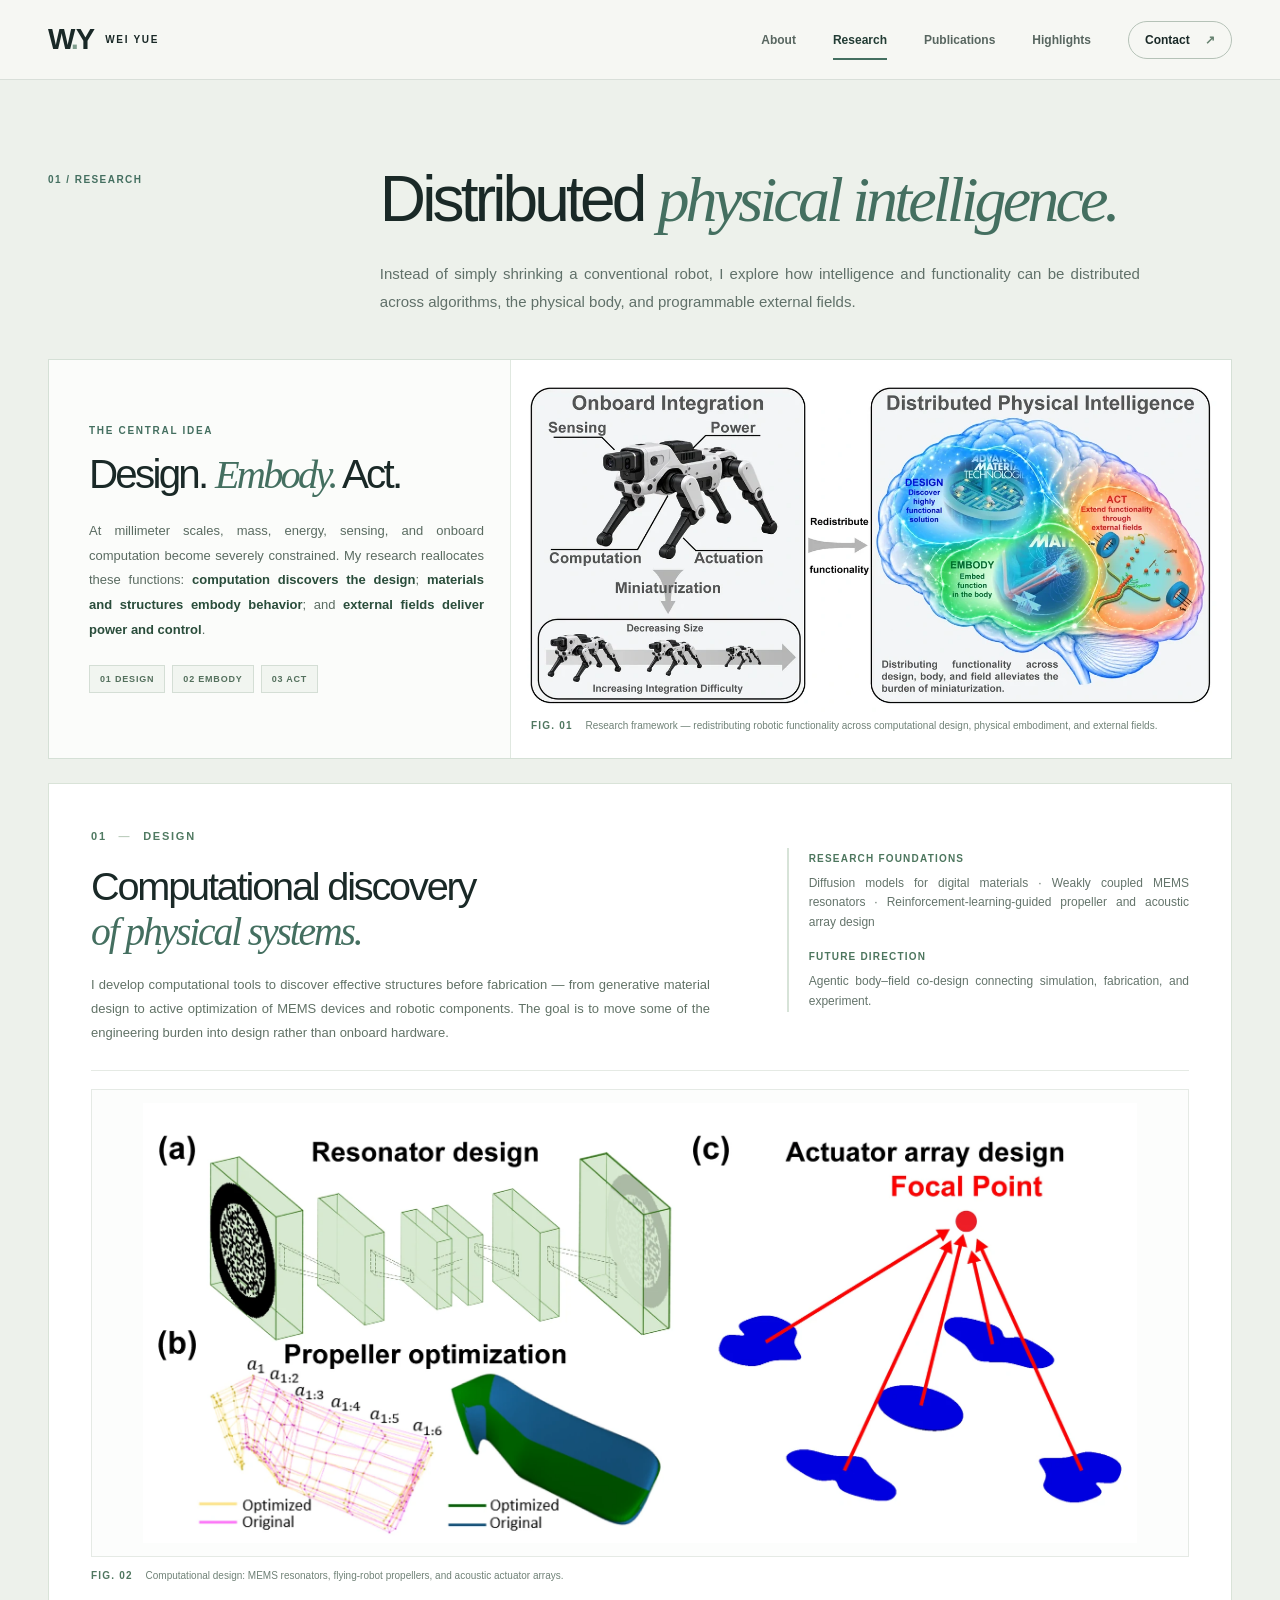
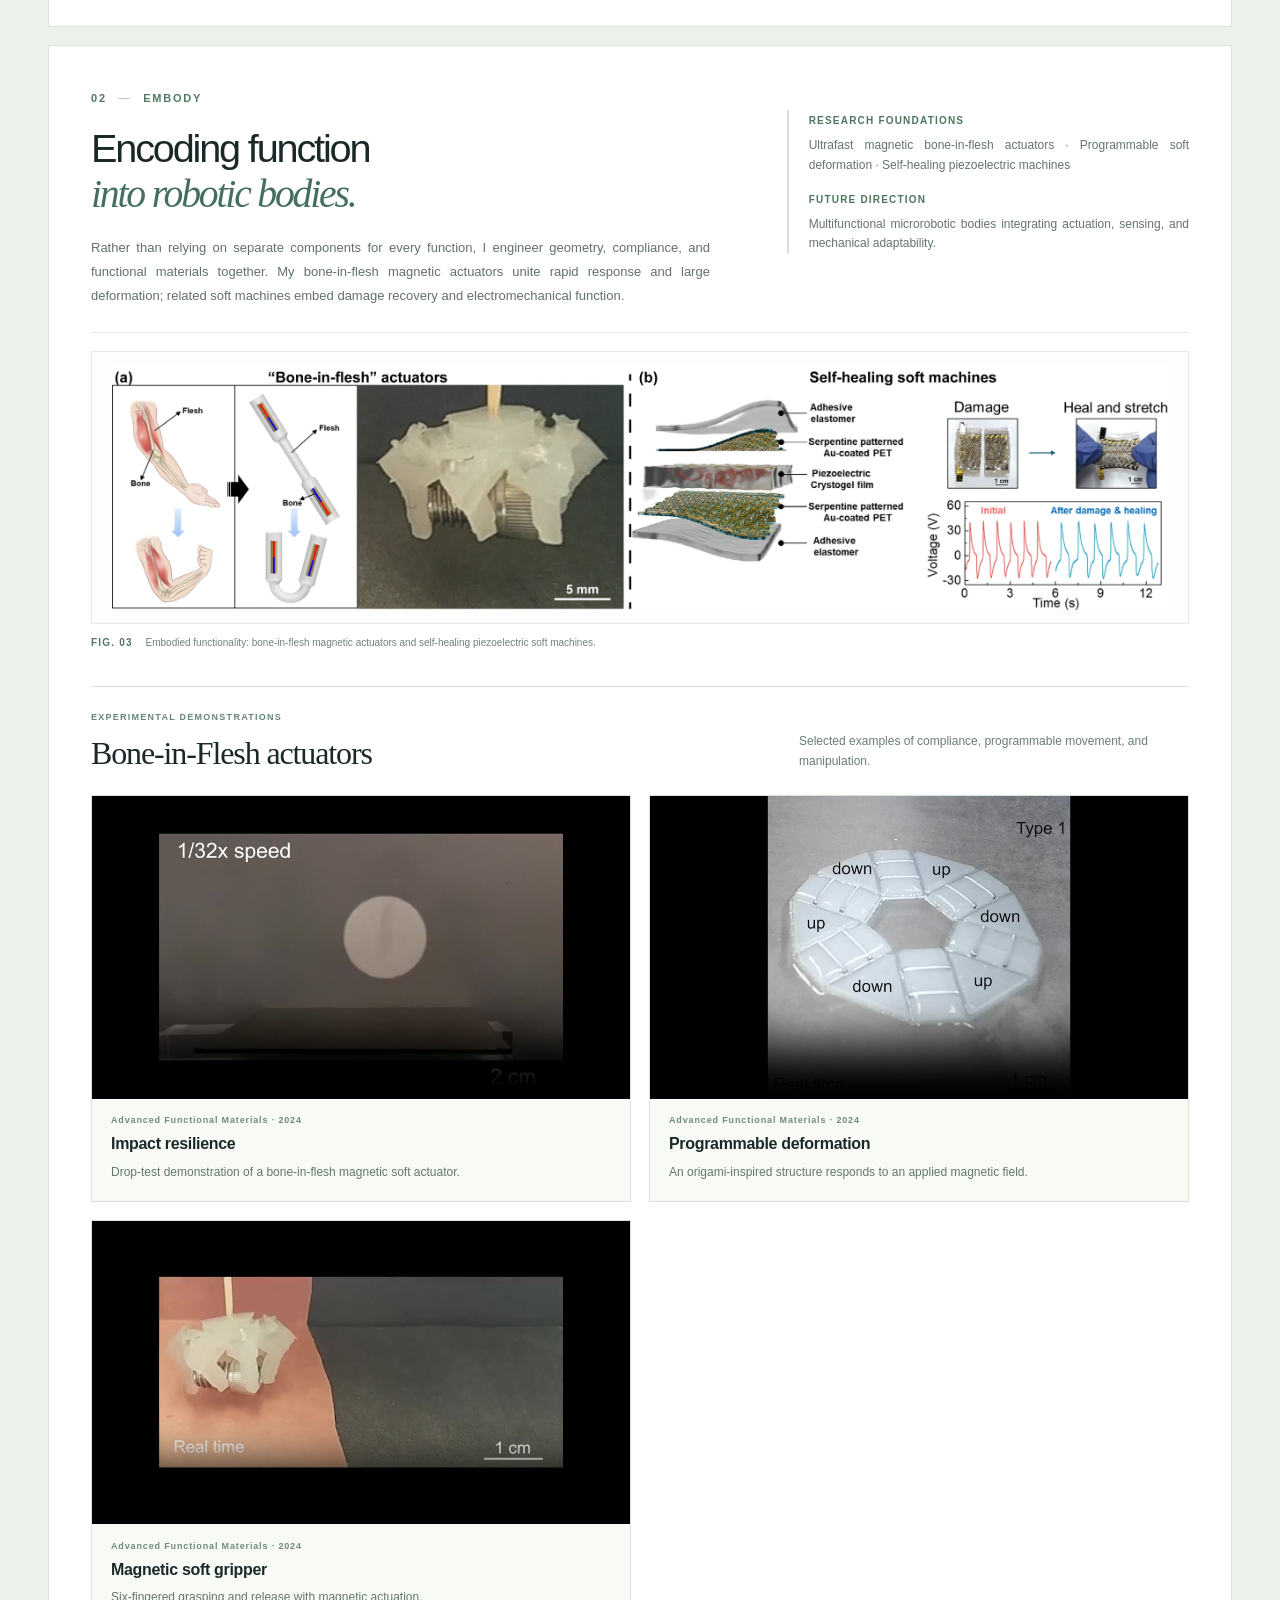
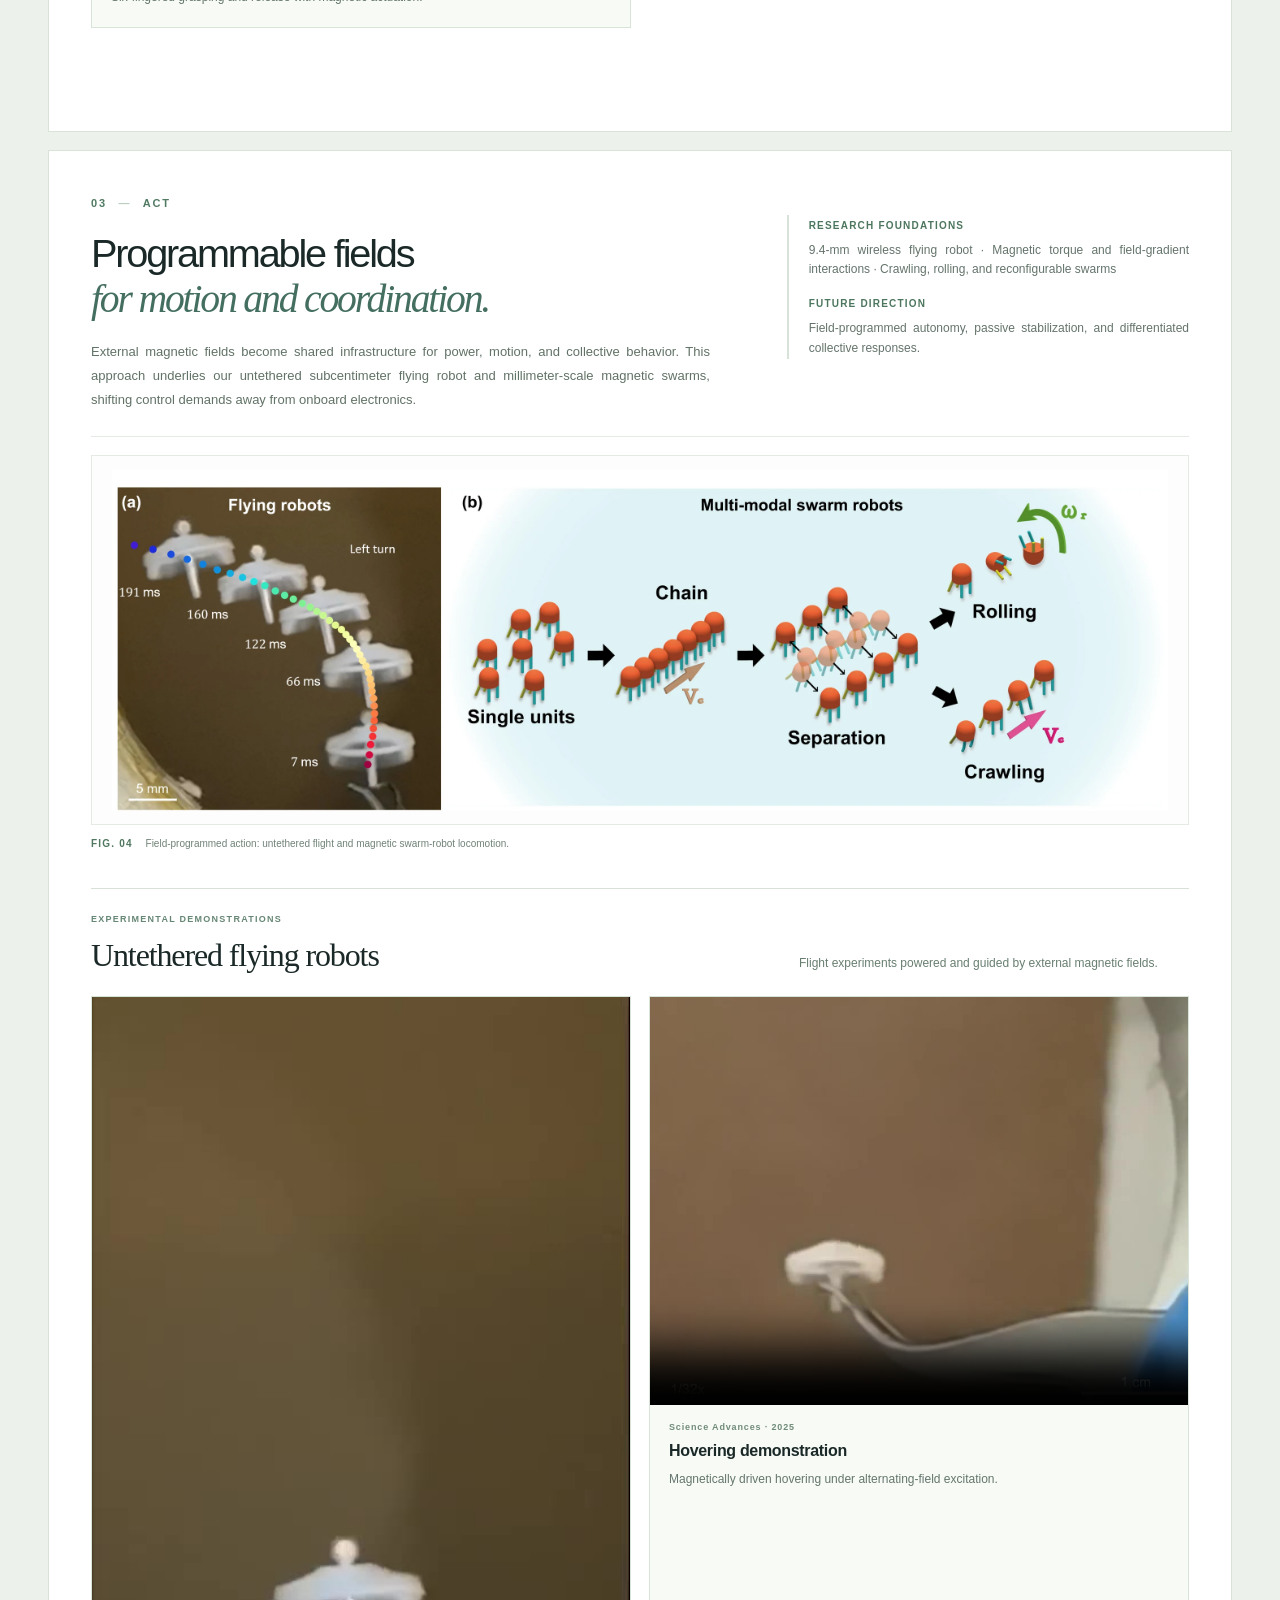
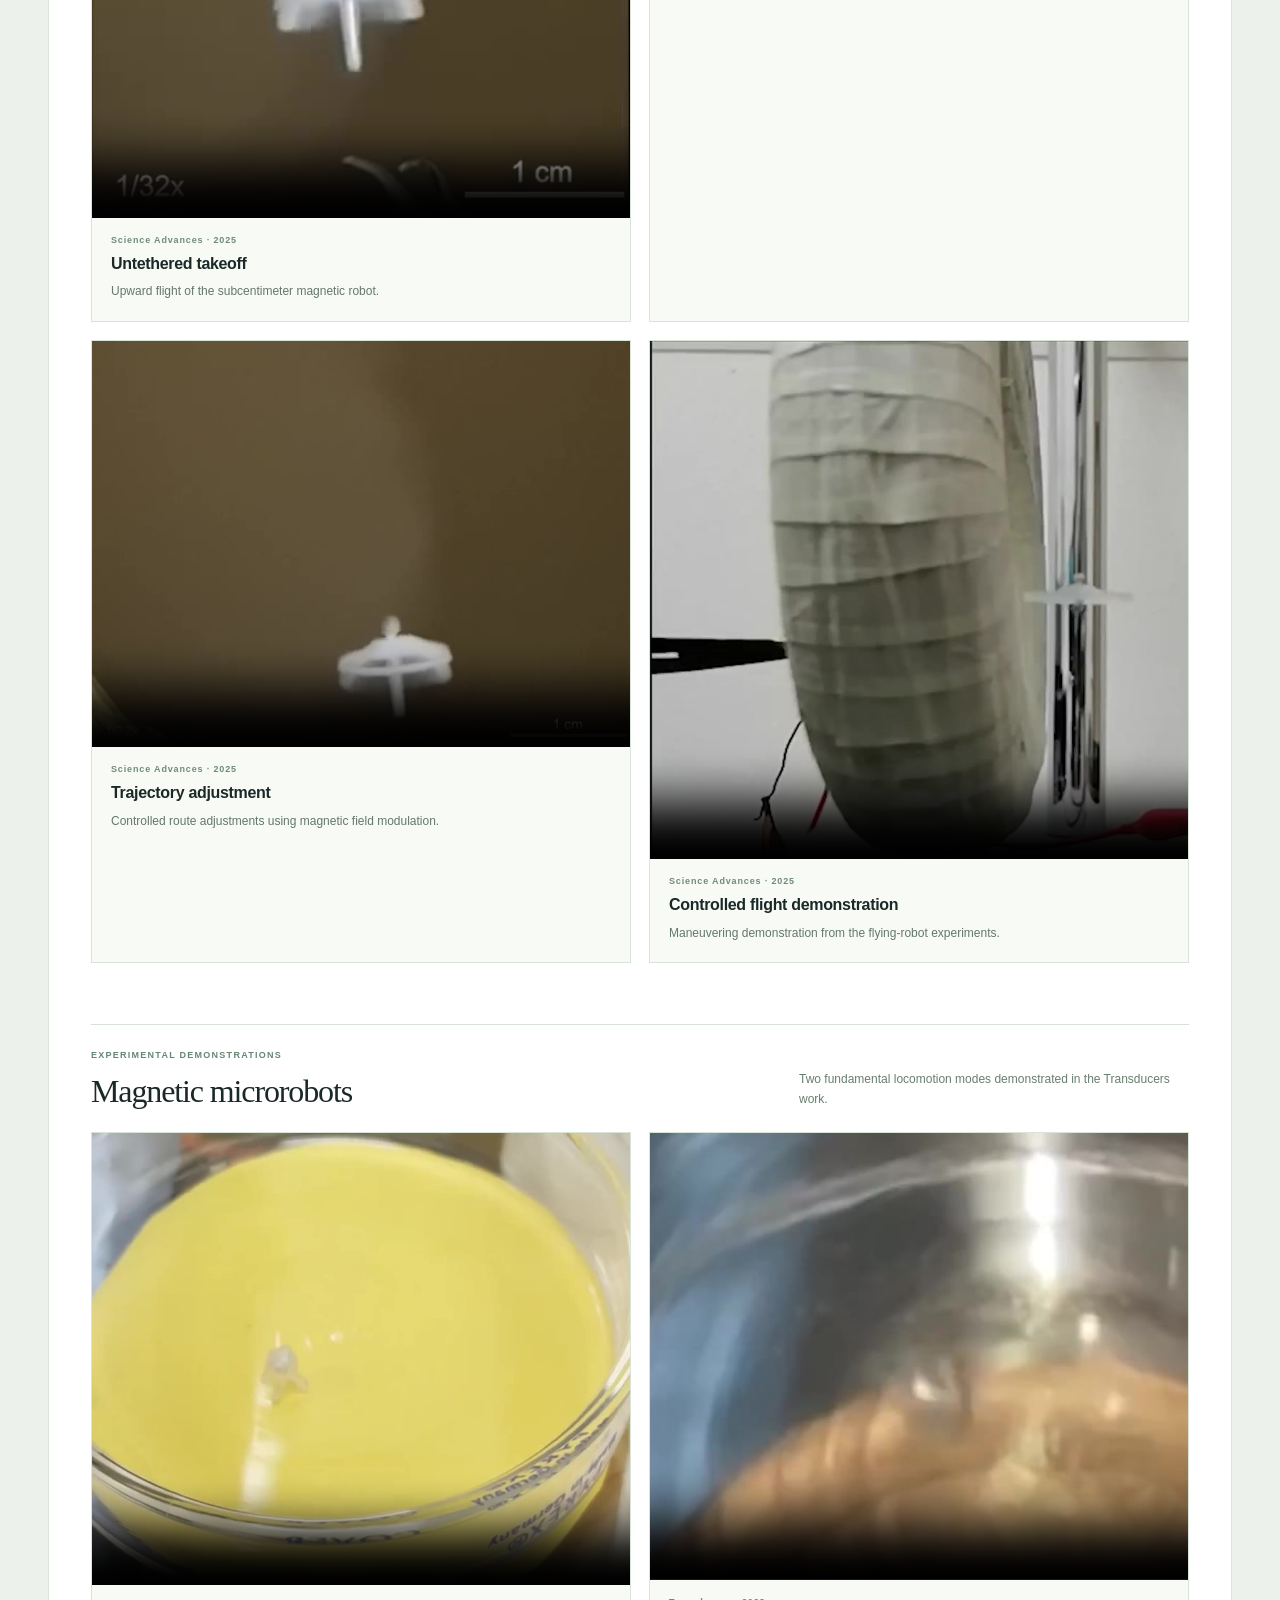
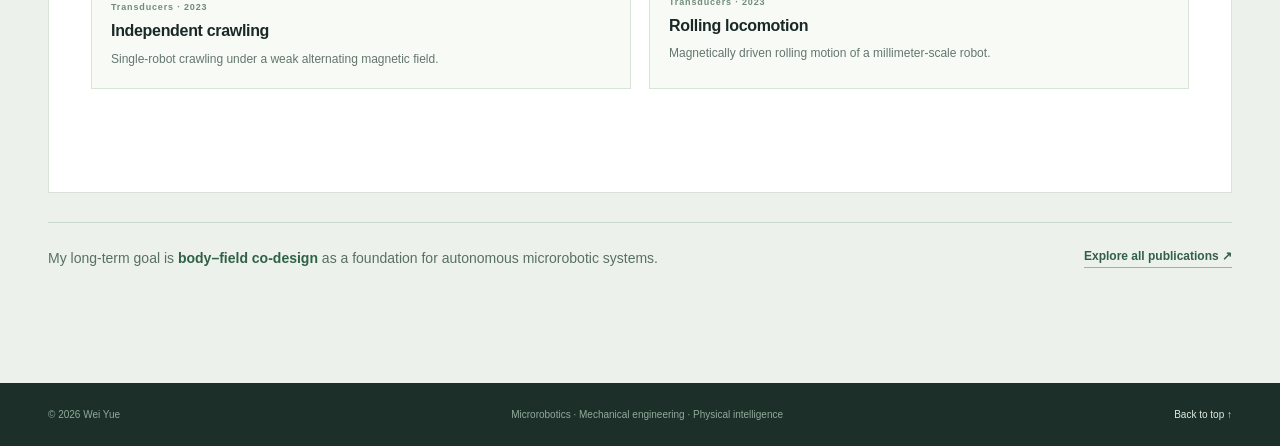
<file: research.html>
<!DOCTYPE html>

<html lang="en"><head><meta charset="utf-8"/><meta content="width=device-width, initial-scale=1" name="viewport"/><meta content="#f6f7f3" name="theme-color"/><meta name="description" content="Wei Yue’s research at UC Berkeley spans distributed physical intelligence, computational design, magnetic soft actuators, untethered flying robots, and microrobotic swarms."><title>Research | Wei Yue</title><link href="assets/favicon.svg" rel="icon" type="image/svg+xml"/><link href="styles.css" rel="stylesheet"/>
  <!-- Search engine discovery metadata -->
  <link rel="canonical" href="https://weiyuecandy.github.io/research.html">
  <meta name="robots" content="index, follow">
  <meta property="og:type" content="website">
  <meta property="og:title" content="Research | Wei Yue">
  <meta property="og:description" content="Wei Yue’s research at UC Berkeley spans distributed physical intelligence, computational design, magnetic soft actuators, untethered flying robots, and microrobotic swarms.">
  <meta property="og:url" content="https://weiyuecandy.github.io/research.html">
  <meta property="og:image" content="https://weiyuecandy.github.io/assets/portrait.jpg">
</head><body><div aria-hidden="true" id="top"></div><a class="skip-link" href="#main">Skip to content</a><header class="site-header">
<div class="shell nav-wrap">
<a aria-label="Wei Yue home" class="brand" href="index.html"><span class="brand-symbol">W<span class="brand-dot">.</span>Y</span><span class="brand-caption">WEI YUE</span></a>
<button aria-controls="site-nav" aria-expanded="false" aria-label="Open navigation" class="nav-toggle" type="button"><span></span><span></span></button>
<nav aria-label="Main navigation" class="site-nav" id="site-nav"><a href="index.html">About</a><a aria-current="page" class="nav-active" href="research.html">Research</a><a href="publications.html">Publications</a><a href="highlights.html">Highlights</a><a class="nav-contact" href="index.html#contact">Contact <span aria-hidden="true">↗</span></a></nav>
</div>
</header><main id="main"><section aria-labelledby="research-title" class="section section-tint research-v4" id="research">
<div class="shell section-inner">
<div class="section-heading research-section-heading">
<p class="section-index">01 / RESEARCH</p>
<div><h2 id="research-title">Distributed <em>physical intelligence.</em></h2>
<p class="section-intro">Instead of simply shrinking a conventional robot, I explore how intelligence and functionality can be distributed across algorithms, the physical body, and programmable external fields.</p></div>
</div>
<div class="research-concept">
<div class="research-concept-copy">
<span class="tiny-label">THE CENTRAL IDEA</span>
<h3>Design. <em>Embody.</em> Act.</h3>
<p>At millimeter scales, mass, energy, sensing, and onboard computation become severely constrained. My research reallocates these functions: <strong>computation discovers the design</strong>; <strong>materials and structures embody behavior</strong>; and <strong>external fields deliver power and control</strong>.</p>
<div class="concept-pills"><span>01 DESIGN</span><span>02 EMBODY</span><span>03 ACT</span></div>
</div>
<figure class="research-figure concept-figure"><button aria-label="View Figure 1 enlarged" class="research-figure-button" data-figure-caption="Research framework — redistributing robotic functionality across computational design, physical embodiment, and external fields." type="button"><img alt="Research framework diagram contrasting conventional onboard integration and the Design–Embody–Act framework of distributed physical intelligence." decoding="async" loading="lazy" src="assets/research-framework.webp"/><span aria-hidden="true" class="figure-magnifier">↗  EXPAND</span></button><figcaption><span>FIG. 01</span> Research framework — redistributing robotic functionality across computational design, physical embodiment, and external fields.</figcaption></figure>
</div>
<div aria-label="Three pillars of research" class="research-chapters">
<article class="research-chapter" id="design">
<div class="chapter-top">
<div class="chapter-intro"><span class="chapter-index">01 <span>—</span> DESIGN</span>
<h3>Computational discovery<br/><em>of physical systems.</em></h3>
<p>I develop computational tools to discover effective structures before fabrication — from generative material design to active optimization of MEMS devices and robotic components. The goal is to move some of the engineering burden into design rather than onboard hardware.</p>
</div>
<div class="chapter-context"><span class="chapter-context-label">RESEARCH FOUNDATIONS</span><p>Diffusion models for digital materials · Weakly coupled MEMS resonators · Reinforcement-learning-guided propeller and acoustic array design</p><span class="chapter-context-label future-label">FUTURE DIRECTION</span><p>Agentic body–field co-design connecting simulation, fabrication, and experiment.</p></div>
</div>
<figure class="research-figure"><button aria-label="View Figure 2 enlarged" class="research-figure-button" data-figure-caption="Computational design: MEMS resonators, flying-robot propellers, and acoustic actuator arrays." type="button"><img alt="Examples of computational discovery: automated MEMS resonator design, micro-flying robot propeller optimization, and acoustic actuator-array focusing." decoding="async" loading="lazy" src="assets/research-design.webp"/><span aria-hidden="true" class="figure-magnifier">↗  EXPAND</span></button><figcaption><span>FIG. 02</span> Computational design: MEMS resonators, flying-robot propellers, and acoustic actuator arrays.</figcaption></figure>
</article>
<article class="research-chapter" id="embody">
<div class="chapter-top">
<div class="chapter-intro"><span class="chapter-index">02 <span>—</span> EMBODY</span>
<h3>Encoding function<br/><em>into robotic bodies.</em></h3>
<p>Rather than relying on separate components for every function, I engineer geometry, compliance, and functional materials together. My bone-in-flesh magnetic actuators unite rapid response and large deformation; related soft machines embed damage recovery and electromechanical function.</p>
</div>
<div class="chapter-context"><span class="chapter-context-label">RESEARCH FOUNDATIONS</span><p>Ultrafast magnetic bone-in-flesh actuators · Programmable soft deformation · Self-healing piezoelectric machines</p><span class="chapter-context-label future-label">FUTURE DIRECTION</span><p>Multifunctional microrobotic bodies integrating actuation, sensing, and mechanical adaptability.</p></div>
</div>
<figure class="research-figure"><button aria-label="View Figure 3 enlarged" class="research-figure-button" data-figure-caption="Embodied functionality: bone-in-flesh magnetic actuators and self-healing piezoelectric soft machines." type="button"><img alt="Bone-in-flesh magnetic soft actuators on the left and self-healing piezoelectric soft machines on the right." decoding="async" loading="lazy" src="assets/research-embody.webp"/><span aria-hidden="true" class="figure-magnifier">↗  EXPAND</span></button><figcaption><span>FIG. 03</span> Embodied functionality: bone-in-flesh magnetic actuators and self-healing piezoelectric soft machines.</figcaption></figure><section aria-labelledby="video-section-embody" class="video-section">
<div class="video-head"><div><span class="video-eyebrow">EXPERIMENTAL DEMONSTRATIONS</span><h4 id="video-section-embody">Bone-in-Flesh actuators</h4></div><p>Selected examples of compliance, programmable movement, and manipulation.</p></div>
<div class="video-grid"><article class="video-card"><video aria-label="Impact resilience" controls="" playsinline="" poster="assets/videos/bone-impact.jpg" preload="none" style="--clip-aspect:1.7778"><source src="assets/videos/bone-impact.mp4" type="video/mp4"/>Your browser does not support HTML5 video. <a href="assets/videos/bone-impact.mp4">Open the video.</a></video>
<div class="video-card-copy"><div class="video-card-tag">Advanced Functional Materials · 2024</div><h5>Impact resilience</h5><p>Drop-test demonstration of a bone-in-flesh magnetic soft actuator.</p></div></article><article class="video-card"><video aria-label="Programmable deformation" controls="" playsinline="" poster="assets/videos/bone-origami.jpg" preload="none" style="--clip-aspect:1.7778"><source src="assets/videos/bone-origami.mp4" type="video/mp4"/>Your browser does not support HTML5 video. <a href="assets/videos/bone-origami.mp4">Open the video.</a></video>
<div class="video-card-copy"><div class="video-card-tag">Advanced Functional Materials · 2024</div><h5>Programmable deformation</h5><p>An origami-inspired structure responds to an applied magnetic field.</p></div></article><article class="video-card"><video aria-label="Magnetic soft gripper" controls="" playsinline="" poster="assets/videos/bone-gripper.jpg" preload="none" style="--clip-aspect:1.7778"><source src="assets/videos/bone-gripper.mp4" type="video/mp4"/>Your browser does not support HTML5 video. <a href="assets/videos/bone-gripper.mp4">Open the video.</a></video>
<div class="video-card-copy"><div class="video-card-tag">Advanced Functional Materials · 2024</div><h5>Magnetic soft gripper</h5><p>Six-fingered grasping and release with magnetic actuation.</p></div></article></div></section>
</article>
<article class="research-chapter" id="act">
<div class="chapter-top">
<div class="chapter-intro"><span class="chapter-index">03 <span>—</span> ACT</span>
<h3>Programmable fields<br/><em>for motion and coordination.</em></h3>
<p>External magnetic fields become shared infrastructure for power, motion, and collective behavior. This approach underlies our untethered subcentimeter flying robot and millimeter-scale magnetic swarms, shifting control demands away from onboard electronics.</p>
</div>
<div class="chapter-context"><span class="chapter-context-label">RESEARCH FOUNDATIONS</span><p>9.4-mm wireless flying robot · Magnetic torque and field-gradient interactions · Crawling, rolling, and reconfigurable swarms</p><span class="chapter-context-label future-label">FUTURE DIRECTION</span><p>Field-programmed autonomy, passive stabilization, and differentiated collective responses.</p></div>
</div>
<figure class="research-figure"><button aria-label="View Figure 4 enlarged" class="research-figure-button" data-figure-caption="Field-programmed action: untethered flight and magnetic swarm-robot locomotion." type="button"><img alt="Flight trajectory snapshots of a magnetic flying robot and schematic of multimodal locomotion in an untethered microrobot swarm." decoding="async" loading="lazy" src="assets/research-act.webp"/><span aria-hidden="true" class="figure-magnifier">↗  EXPAND</span></button><figcaption><span>FIG. 04</span> Field-programmed action: untethered flight and magnetic swarm-robot locomotion.</figcaption></figure><section aria-labelledby="video-section-flight" class="video-section">
<div class="video-head"><div><span class="video-eyebrow">EXPERIMENTAL DEMONSTRATIONS</span><h4 id="video-section-flight">Untethered flying robots</h4></div><p>Flight experiments powered and guided by external magnetic fields.</p></div>
<div class="video-grid"><article class="video-card"><video aria-label="Untethered takeoff" controls="" playsinline="" poster="assets/videos/flight-takeoff.jpg" preload="none" style="--clip-aspect:0.6556"><source src="assets/videos/flight-takeoff.mp4" type="video/mp4"/>Your browser does not support HTML5 video. <a href="assets/videos/flight-takeoff.mp4">Open the video.</a></video>
<div class="video-card-copy"><div class="video-card-tag">Science Advances · 2025</div><h5>Untethered takeoff</h5><p>Upward flight of the subcentimeter magnetic robot.</p></div></article><article class="video-card"><video aria-label="Hovering demonstration" controls="" playsinline="" poster="assets/videos/flight-hover.jpg" preload="none" style="--clip-aspect:1.3194"><source src="assets/videos/flight-hover.mp4" type="video/mp4"/>Your browser does not support HTML5 video. <a href="assets/videos/flight-hover.mp4">Open the video.</a></video>
<div class="video-card-copy"><div class="video-card-tag">Science Advances · 2025</div><h5>Hovering demonstration</h5><p>Magnetically driven hovering under alternating-field excitation.</p></div></article><article class="video-card"><video aria-label="Trajectory adjustment" controls="" playsinline="" poster="assets/videos/flight-turn.jpg" preload="none" style="--clip-aspect:1.3241"><source src="assets/videos/flight-turn.mp4" type="video/mp4"/>Your browser does not support HTML5 video. <a href="assets/videos/flight-turn.mp4">Open the video.</a></video>
<div class="video-card-copy"><div class="video-card-tag">Science Advances · 2025</div><h5>Trajectory adjustment</h5><p>Controlled route adjustments using magnetic field modulation.</p></div></article><article class="video-card"><video aria-label="Controlled flight demonstration" controls="" playsinline="" poster="assets/videos/flight-target.jpg" preload="none" style="--clip-aspect:1.038"><source src="assets/videos/flight-target.mp4" type="video/mp4"/>Your browser does not support HTML5 video. <a href="assets/videos/flight-target.mp4">Open the video.</a></video>
<div class="video-card-copy"><div class="video-card-tag">Science Advances · 2025</div><h5>Controlled flight demonstration</h5><p>Maneuvering demonstration from the flying-robot experiments.</p></div></article></div></section><section aria-labelledby="video-section-swarm" class="video-section">
<div class="video-head"><div><span class="video-eyebrow">EXPERIMENTAL DEMONSTRATIONS</span><h4 id="video-section-swarm">Magnetic microrobots</h4></div><p>Two fundamental locomotion modes demonstrated in the Transducers work.</p></div>
<div class="video-grid"><article class="video-card"><video aria-label="Independent crawling" controls="" playsinline="" poster="assets/videos/swarm-crawling.jpg" preload="none" style="--clip-aspect:1.1906"><source src="assets/videos/swarm-crawling.mp4" type="video/mp4"/>Your browser does not support HTML5 video. <a href="assets/videos/swarm-crawling.mp4">Open the video.</a></video>
<div class="video-card-copy"><div class="video-card-tag">Transducers · 2023</div><h5>Independent crawling</h5><p>Single-robot crawling under a weak alternating magnetic field.</p></div></article><article class="video-card"><video aria-label="Rolling locomotion" controls="" playsinline="" poster="assets/videos/swarm-rolling.jpg" preload="none" style="--clip-aspect:1.2056"><source src="assets/videos/swarm-rolling.mp4" type="video/mp4"/>Your browser does not support HTML5 video. <a href="assets/videos/swarm-rolling.mp4">Open the video.</a></video>
<div class="video-card-copy"><div class="video-card-tag">Transducers · 2023</div><h5>Rolling locomotion</h5><p>Magnetically driven rolling motion of a millimeter-scale robot.</p></div></article></div></section>
</article>
</div>
<div class="research-closing"><p>My long-term goal is <strong>body–field co-design</strong> as a foundation for autonomous microrobotic systems.</p><a href="publications.html">Explore all publications <span aria-hidden="true">↗</span></a></div>
</div>
</section><dialog aria-label="Expanded research figure" class="research-lightbox" id="research-lightbox"><div class="lightbox-top"><span>RESEARCH STATEMENT / FIGURE</span><button aria-label="Close enlarged figure" id="research-lightbox-close" type="button">×</button></div><img alt="" id="research-lightbox-img"/><p id="research-lightbox-caption"></p></dialog></main><footer class="site-footer"><div class="shell footer-layout"><span>© <span id="year">2026</span> Wei Yue</span><span>Microrobotics · Mechanical engineering · Physical intelligence</span><a href="#top">Back to top ↑</a></div></footer><script defer="" src="site.js"></script></body></html>
</file>
<file: styles.css>
:root{--bg:#f6f7f3;--surface:#fff;--ink:#1a2927;--muted:#687571;--line:#d9dfd9;--accent:#446f60;--accent-soft:#e9efe8;--forest:#233d35;--serif:Georgia,'Times New Roman',serif;--sans:Inter,'Segoe UI',Arial,Helvetica,sans-serif}*{box-sizing:border-box}html{scroll-behavior:smooth;scroll-padding-top:90px}body{margin:0;background:var(--bg);color:var(--ink);font-family:var(--sans);-webkit-font-smoothing:antialiased}a{color:inherit;text-decoration:none}a:focus-visible,button:focus-visible{outline:3px solid #729c85;outline-offset:4px}p,h1,h2,h3{margin-top:0}.shell{width:min(1184px,calc(100% - 96px));margin-inline:auto}.skip-link{position:fixed;top:-100px;left:18px;padding:12px 18px;background:#fff;z-index:999}.skip-link:focus{top:12px}.site-header{position:sticky;top:0;z-index:30;background:rgba(246,247,243,.95);backdrop-filter:blur(16px);border-bottom:1px solid var(--line)}.nav-wrap{display:flex;align-items:center;justify-content:space-between;min-height:79px;gap:32px}.brand{display:flex;align-items:center;gap:13px;flex-shrink:0}.brand-symbol{font-size:29px;letter-spacing:-3px;font-weight:760;line-height:1}.brand-dot{color:#819e8d}.brand-caption{font-size:10px;font-weight:750;letter-spacing:.17em;line-height:1.3}.brand-caption-sub{color:#87948b}.site-nav{display:flex;align-items:center;gap:37px}.site-nav a{font-size:12px;color:#586660;font-weight:600;transition:color .2s}.site-nav a:hover{color:#1e493d}.site-nav .nav-contact{border:1px solid #b5c2b7;border-radius:100px;color:var(--ink);padding:11px 16px}.site-nav .nav-contact span{margin-left:12px;color:#668270}.nav-toggle{display:none}.hero{display:grid;grid-template-columns:1.2fr .8fr;gap:4.3%;align-items:stretch;min-height:650px;padding-block:96px 106px}.hero-copy{display:flex;flex-direction:column;align-items:start}.eyebrow,.section-index,.paper-type,.hero-info,.card-number,.tag,.art-label,.highlight-top,.highlight-bottom{font-size:10px;font-weight:750;letter-spacing:.145em}.eyebrow{display:flex;align-items:center;gap:12px;color:var(--accent);margin-bottom:29px}.status-dot{height:7px;width:7px;border-radius:100%;background:#658e78}.eyebrow-sep{color:#a4b2ab}.hero h1{font-size:clamp(75px,9vw,143px);line-height:.98;font-weight:660;letter-spacing:-.087em;margin:0 0 31px -7px}.hero h1 span{color:var(--accent)}.hero-lead{font-size:clamp(29px,3vw,43px);font-weight:440;line-height:1.18;letter-spacing:-.05em;margin-bottom:32px}.hero-lead em,.section h2 em,.contact-section h2 em{font-family:var(--serif);font-weight:400;color:var(--accent)}.hero-description{max-width:525px;border-left:2px solid #9eb5a6;padding-left:22px;margin-bottom:29px}.hero-description p{font-size:14px;line-height:1.88;color:#53615c;margin-bottom:12px}.hero-description strong{color:#273c33;font-weight:630}.hero-description a{color:#254f41;text-decoration:underline;text-decoration-color:#9cbaa9;text-underline-offset:3px}.hero-actions{display:flex;flex-wrap:wrap;gap:10px;align-items:center;margin-bottom:auto}.button{display:inline-flex;align-items:center;justify-content:space-between;gap:32px;min-height:47px;padding:0 19px;border-radius:3px;font-size:12px;font-weight:650;transition:background .2s,transform .2s}.button:hover{transform:translateY(-2px)}.button-solid{background:var(--forest);color:white}.button-solid:hover{background:#3a5a4e}.button-text{border:1px solid #c8d1ca}.hero-info{padding-top:45px;display:flex;flex-wrap:wrap;column-gap:32px;row-gap:8px;color:#88958d;letter-spacing:.12em;font-size:9px}.hero-art{min-height:534px;align-self:stretch;background:#dbe4dd;position:relative;overflow:hidden;border-radius:2px}.hero-art>img{display:block;width:100%;height:100%;object-fit:cover;position:absolute;inset:0}.art-label{position:absolute;left:25px;right:25px;bottom:24px;display:flex;justify-content:space-between;align-items:end;gap:20px;color:#e5efe8;font-size:11px;line-height:2.1;letter-spacing:.13em}.art-label-index{align-self:end}.art-label-arrow{color:#a2c0a9}.hero-art.hero-portrait::after{content:'';position:absolute;inset:0;background:linear-gradient(180deg,rgba(13,18,20,.02) 30%,rgba(12,18,17,.56) 100%)}.hero-art.hero-portrait img{object-position:center 28%}.art-label{position:absolute;left:25px;right:25px;bottom:24px;display:flex;justify-content:space-between;align-items:end;gap:20px;color:#e5efe8;font-size:11px;line-height:2.1;letter-spacing:.13em;z-index:2}.art-label-index{align-self:end}.art-label-arrow{color:#dce8e0}.section{border-top:1px solid var(--line)}.section-tint{background:#edf1eb}.section-inner{padding-block:103px 108px}.section-heading{display:grid;grid-template-columns:26% 1fr;gap:24px;margin-bottom:50px}.section-index{color:var(--accent);margin:10px 0 0}.section h2,.contact-section h2{font-size:clamp(39px,5vw,64px);line-height:1.12;font-weight:470;letter-spacing:-.06em;margin:0 0 24px}.section-intro{color:#607069;font-size:15px;line-height:1.9;max-width:750px;margin-bottom:0}.section-intro.narrow{max-width:540px}.research-grid{display:grid;grid-template-columns:repeat(3,minmax(0,1fr));gap:13px}.research-card{background:#f8faf6;border:1px solid #dbe3da;padding:25px 25px 28px;min-height:355px;display:flex;flex-direction:column;position:relative;overflow:hidden;transition:transform .2s,border-color .2s}.research-card:hover{transform:translateY(-4px);border-color:#a6b9a9}.card-top{display:flex;justify-content:space-between;color:var(--accent)}.card-number{letter-spacing:.09em}.card-glyph{font-size:17px;color:#718a7c}.research-icon{height:101px;width:100%;position:relative;margin:15px 0 21px;display:flex;align-items:center;justify-content:center}.research-icon-flight span:nth-child(1){width:110px;height:110px;border:1px solid #a9c0b0;border-radius:100%;position:absolute}.research-icon-flight span:nth-child(2){width:70px;height:70px;border:1px dashed #7f9e89;border-radius:100%;position:absolute}.research-icon-flight span:nth-child(3){width:84px;height:12px;background:#668777;border-radius:100% 14% 100% 14%;transform:rotate(-28deg);position:absolute;box-shadow:1px 12px 0 -2px #b9cdbc}.research-icon-soft span{width:60px;height:30px;border-radius:50%;background:#9bb9a1;margin:-4px;transform:rotate(-40deg)}.research-icon-soft span:nth-child(2){background:#5d806c;transform:rotate(40deg)}.research-icon-soft span:nth-child(3){background:#c1d2be;transform:rotate(-40deg)}.research-icon-physical span{position:absolute;height:61px;width:61px;border:1.5px solid #698f78;border-radius:100%}.research-icon-physical span:nth-child(1){transform:translate(-31px,9px)}.research-icon-physical span:nth-child(2){transform:translate(31px,9px)}.research-icon-physical span:nth-child(3){transform:translateY(-28px);background:rgba(112,152,121,.12)}.research-card h3{font-size:19px;letter-spacing:-.027em;font-weight:630;margin-bottom:12px}.research-card p{color:#647168;font-size:12px;line-height:1.85;margin-bottom:23px}.research-card .tag{margin-top:auto;color:#769084;letter-spacing:.09em;font-size:9px}.research-footer{display:flex;align-items:center;justify-content:space-between;gap:24px;border-top:1px solid #d3ded3;padding-top:23px;margin-top:22px;font-size:12px;color:#718074}.research-footer a{font-weight:700;color:#365b49}.paper-list{border-top:1px solid var(--line)}.paper{display:grid;grid-template-columns:26% 1fr;gap:24px;padding:35px 0 38px;border-bottom:1px solid var(--line)}.paper-year{font-size:16px;font-weight:650;display:flex;justify-content:space-between;padding-right:75px}.paper-year span{font-size:10px;color:#8d9e93}.paper-type{font-size:9px;letter-spacing:.13em;color:#628474;margin-bottom:15px}.paper-main h3{max-width:820px;font-size:clamp(19px,2.25vw,27px);font-weight:520;line-height:1.45;letter-spacing:-.025em;margin-bottom:12px}.paper-main h3 a:hover{color:#487b61}.paper-main h3 span{font-size:16px;color:#72917d}.paper-main>p{font-size:12px;color:#6c7973;line-height:1.7;margin-bottom:17px}.paper-main>p strong{font-weight:750;color:#31463c}.paper-links{display:flex;gap:25px}.paper-links a{font-size:11px;font-weight:700;color:#345947}.paper-note{font-size:11px;color:#87958b;line-height:1.7;margin-top:22px}.highlights-grid{display:grid;grid-template-columns:1fr 1fr;gap:14px}.highlight{min-height:243px;padding:28px 29px;background:#f9faf6;border:1px solid #d9e3d9;display:flex;flex-direction:column;justify-content:space-between;transition:background .2s,transform .2s}.highlight:hover{background:white;transform:translateY(-3px)}.highlight-top{display:flex;justify-content:space-between;gap:20px;color:#668772;font-size:9px}.highlight-top span:last-child{font-size:16px}.highlight h3{font-size:24px;line-height:1.4;max-width:450px;font-weight:520;letter-spacing:-.035em;margin:30px 0}.highlight-bottom{font-size:9px;color:#84978b}.contact-section{background:#233b32;color:#f4f7f1}.contact-layout{display:grid;grid-template-columns:26% 1fr;gap:24px;padding-block:111px 117px}.contact-layout .section-index{color:#b9cdbc}.contact-section h2{font-size:clamp(39px,5.3vw,70px)}.contact-section h2 em{color:#b1cdb3}.contact-layout p:not(.section-index){max-width:560px;color:#bbcbc1;line-height:1.8;font-size:14px}.contact-email{display:inline-flex;align-items:center;gap:28px;border-bottom:1px solid #a2baa7;margin-top:28px;padding-bottom:15px;font-size:clamp(20px,3.4vw,38px);font-weight:450;letter-spacing:-.04em;overflow-wrap:anywhere}.contact-email span{font-size:20px;color:#b8d1bd}.contact-extra{display:flex;gap:24px;flex-wrap:wrap;color:#94ae9b;font-size:11px;margin-top:40px}.site-footer{background:#1c3029;color:#91aa9c}.footer-layout{display:flex;justify-content:space-between;align-items:center;gap:15px;padding-block:26px;font-size:10px}.footer-layout a{color:#e0ebe0}::selection{background:#b5cbbb;color:#1a2c23}
@media(max-width:1100px){.shell{width:min(100% - 60px,1184px)}.site-nav{gap:23px}.hero{gap:4%;grid-template-columns:1.1fr .9fr}.hero h1{font-size:clamp(74px,10vw,120px)}.paper-year{padding-right:35px}}
@media(max-width:760px){html{scroll-padding-top:73px}.shell{width:calc(100% - 38px)}.nav-wrap{min-height:71px}.brand-caption-sub{display:none}.nav-toggle{display:flex;background:none;border:0;padding:10px;flex-direction:column;gap:6px;cursor:pointer}.nav-toggle span{width:23px;height:2px;background:var(--ink)}.site-nav{display:none;position:absolute;left:0;right:0;top:70px;background:#f6f7f3;border-bottom:1px solid var(--line);padding:15px 20px 25px;flex-direction:column;align-items:stretch;gap:0;box-shadow:0 12px 15px rgba(0,0,0,.04)}.site-nav.is-open{display:flex}.site-nav a{padding:15px 6px;font-size:14px}.site-nav .nav-contact{margin-top:8px;text-align:center}.hero{padding-block:60px 68px;display:flex;flex-direction:column;gap:44px}.hero h1{font-size:clamp(68px,16vw,110px);margin-left:-4px}.hero-lead{font-size:31px}.hero-description p{font-size:13px}.hero-info{padding-top:45px}.hero-art{min-height:410px;max-height:580px;aspect-ratio:4/4.6}.section-inner{padding-block:74px 78px}.section-heading,.contact-layout{display:block}.section-index{margin:0 0 25px}.section h2{font-size:44px}.section-intro{font-size:14px}.research-grid{grid-template-columns:1fr}.research-card{min-height:310px}.research-icon{margin-block:0 17px}.research-footer{align-items:start}.paper{grid-template-columns:1fr;gap:17px;padding-block:28px}.paper-year{font-size:13px;padding:0}.paper-main h3{font-size:22px}.highlights-grid{grid-template-columns:1fr}.highlight{min-height:200px}.contact-layout{padding-block:75px 84px}.contact-email{margin-top:23px}.footer-layout{flex-direction:column;align-items:start}}
@media(prefers-reduced-motion:reduce){html{scroll-behavior:auto}*,*::before,*::after{transition:none!important;animation:none!important}}


/* v2: cover-gallery & complete searchable bibliography */
.publications-section{padding-top:106px;padding-bottom:126px}
.tiny-label{color:var(--accent);font-size:10px;font-weight:760;letter-spacing:.145em}
.features-title{display:flex;align-items:center;justify-content:space-between;gap:16px;margin:18px 0 12px;font-size:10px;color:#7a8981;letter-spacing:.11em;font-weight:700}
.journal-showcase{background:#e1e9e1;border:1px solid #c7d5c9;overflow:hidden;position:relative}
.journal-slides{position:relative;min-height:516px}
.journal-slide{display:none;grid-template-columns:minmax(0,1fr) minmax(280px,43%);min-height:516px}
.journal-slide.is-active{display:grid;animation:journalReveal .4s ease both}
@keyframes journalReveal{from{opacity:.35;transform:translateY(9px)}to{opacity:1;transform:translateY(0)}}
.journal-copy{display:flex;flex-direction:column;align-items:flex-start;padding:54px clamp(22px,5.5vw,74px) 52px;min-width:0}
.slide-kicker{font-size:10px;letter-spacing:.15em;font-weight:750;color:#658774;line-height:1.7;min-height:28px}
.dot-sep{color:#aac2b1;padding:0 9px}.journal-venue{font-family:var(--serif);font-size:clamp(18px,2vw,26px);font-style:italic;margin:39px 0 10px;color:#355c4e}
.journal-copy h3{font-size:clamp(27px,3vw,43px);line-height:1.16;font-weight:540;letter-spacing:-.055em;margin:0 0 20px;max-width:600px}
.title-period{color:#6a947a}.journal-copy>p{font-size:13px;color:#64756b;line-height:1.85;max-width:410px;margin:0 0 27px}
.journal-meta{display:flex;flex-wrap:wrap;gap:12px 22px;color:#809086;font-size:9px;font-weight:740;letter-spacing:.11em;margin-top:auto;margin-bottom:21px}
.journal-link{display:inline-flex;justify-content:space-between;gap:26px;min-width:163px;background:#263d34;color:#fff;font-size:11px;font-weight:700;padding:15px 17px;border-radius:2px;transition:background .2s}
.journal-link:hover{background:#4b705a}
.journal-cover-stage{background:#d1ded2;display:flex;flex-direction:column;justify-content:center;align-items:center;padding:27px 22px 18px;overflow:hidden}
.journal-cover{position:relative;width:min(100%,308px);height:423px;background:#18343a;color:#f3f9f7;padding:25px 23px 21px;display:flex;flex-direction:column;isolation:isolate;box-shadow:16px 19px 30px rgba(23,45,39,.19),3px 2px 0 #b3c6bb;overflow:hidden}.journal-cover.real-cover{padding:0;background:#fff;box-shadow:16px 19px 30px rgba(23,45,39,.19),3px 2px 0 #b3c6bb;border:1px solid rgba(255,255,255,.4)}.journal-cover.real-cover img{display:block;width:100%;height:100%;object-fit:cover}.journal-cover.real-cover.photo-cover img{object-position:center center}.journal-cover.figure-board{padding:16px 16px 12px;background:#fdfefe;color:#13231f;box-shadow:16px 19px 30px rgba(23,45,39,.12),3px 2px 0 #b3c6bb;border:1px solid #d8e1da}.figure-board-top{font-size:10px;letter-spacing:.14em;font-weight:800;color:#547668;padding:4px 4px 10px}.figure-board .figure-image{width:100%;height:calc(100% - 58px);object-fit:contain;background:#fff;border:1px solid #e2e8e3}.cover-image-gradient{position:absolute;left:0;right:0;bottom:0;height:118px;background:linear-gradient(180deg,rgba(0,0,0,0) 0%,rgba(9,13,14,.82) 100%)}.journal-cover.real-cover .cover-footer{position:absolute;left:16px;right:16px;bottom:12px;color:#f4f8f6;text-shadow:0 1px 3px rgba(0,0,0,.36)}.cover-caption-compact{font-size:8px;letter-spacing:.12em;line-height:1.5;font-weight:800}.cover-art-note strong{color:#365c4a}
.cover-journal{font-family:Georgia,serif;font-weight:700;font-size:clamp(20px,2.25vw,30px);line-height:.95;letter-spacing:-.06em;z-index:2}
.cover-edition{font-size:8px;letter-spacing:.18em;font-weight:700;opacity:.7;margin-top:10px;z-index:2}
.cover-drawing{position:absolute;inset:55px 0 20px;width:100%;height:calc(100% - 65px);z-index:1;filter:drop-shadow(1px 7px 7px rgba(0,0,0,.13))}
.cover-footer{margin-top:auto;display:flex;align-items:flex-end;justify-content:space-between;gap:12px;z-index:3;font-size:8px;letter-spacing:.11em;line-height:1.4;font-weight:750}
.cover-footer span:last-child{white-space:nowrap}
.cover-flight{background:radial-gradient(circle at 64% 56%,#387668,#132d32 72%)}
.cover-soft{background:radial-gradient(circle at 50% 58%,#366b60,#113e37 78%)}
.cover-mems{background:radial-gradient(circle at 54% 45%,#395a78,#172441 75%)}
.cover-npj{background:radial-gradient(circle at 40% 50%,#353b8f,#151f47 80%)}
.cover-npj .cover-journal{font-size:26px}
.cover-art-note{font-size:8px;letter-spacing:.04em;color:#657e72;margin-top:13px;text-align:center}
.journal-controls{min-height:60px;background:#eef3ec;border-top:1px solid #c9d6c9;display:flex;align-items:center;justify-content:space-between;padding:0 25px}
.journal-count{color:#557365;font-size:13px;font-weight:800;letter-spacing:.04em}.count-divider{color:#b1c3b3;padding:0 7px}
.journal-dots{display:flex;align-items:center;gap:10px}.journal-dot{width:9px;height:9px;border:none;padding:0;border-radius:999px;background:#b5c5b5;cursor:pointer;transition:width .2s,background .2s}.journal-dot.is-active{width:30px;background:#46755d}
.journal-arrows{display:flex;gap:8px}.journal-arrows button{width:36px;height:32px;cursor:pointer;color:#325443;border:1px solid #c0d0c1;background:transparent;font-size:19px;transition:background .2s}.journal-arrows button:hover{background:#d9e8db}
.bibliography-head{display:flex;align-items:end;justify-content:space-between;gap:24px;border-top:1px solid #d8dfd6;margin-top:85px;padding-top:34px}
.bibliography-head h3{font-size:clamp(35px,4vw,52px);font-weight:500;letter-spacing:-.055em;line-height:1.05;margin:13px 0 0}
.scholar-link{font-size:12px;font-weight:700;color:#335c4b;border-bottom:1px solid #90b19d;padding-bottom:4px;white-space:nowrap;margin-bottom:8px}
.pub-toolbar{display:flex;justify-content:space-between;align-items:center;gap:18px;border-bottom:1px solid #cad4c9;margin-top:36px;padding-bottom:20px}
.pub-filters{display:flex;flex-wrap:wrap;gap:8px}.pub-filter{cursor:pointer;border:1px solid #c9d6cc;border-radius:2px;background:transparent;padding:12px 15px;font-size:11px;font-weight:700;color:#61766c;font-family:inherit;white-space:nowrap}
.pub-filter span{font-size:9px;opacity:.65;margin-left:6px}.pub-filter.is-active{background:#293f35;color:white;border-color:#293f35}
.pub-search-label{border:1px solid #cbd7ce;display:flex;align-items:center;gap:9px;padding:9px 13px;min-width:260px;color:#638372}.pub-search-label span{font-size:20px;line-height:1}.pub-search-label input{border:none;outline:none;background:transparent;font-family:inherit;font-size:11px;color:#24372c;width:100%;min-width:0}.pub-search-label:focus-within{outline:2px solid #87ab94}
.pub-results{font-size:11px;color:#799086;margin:15px 0 42px}
.pub-category-title{border-bottom:2px solid #879f8d;display:flex;justify-content:space-between;gap:12px;font-size:11px;font-weight:800;letter-spacing:.13em;color:#385c49;padding-bottom:13px;margin:37px 0 0}
.year-divider{display:flex;align-items:center;gap:18px;margin:24px 0 0;color:#6d8276;font-size:15px;font-weight:720}.year-divider i{height:1px;background:#e0e7df;flex:1}
.pub-entry{display:grid;grid-template-columns:42px minmax(0,1fr) 95px;gap:20px;align-items:start;padding:25px 0 27px;border-bottom:1px solid #e0e6df}
.pub-numeric{font-size:11px;font-weight:760;color:#99ac9f;padding-top:4px}.pub-entry-title{font-size:clamp(15px,1.65vw,19px);font-weight:590;line-height:1.46;letter-spacing:-.022em;display:inline;color:#1a3029}
.pub-entry-title:hover{color:#4f7e65}.pub-entry-title span{color:#779984;font-size:14px;padding-left:5px}
.pub-authors{font-size:11px;color:#72847a;line-height:1.8;margin:8px 0 7px}.pub-authors strong{color:#315b44}
.pub-detail{font-size:11px;color:#76897c;line-height:1.6}.pub-detail em{font-style:normal;font-weight:720;color:#375b49}.pub-date{margin:0 4px}
.pub-tag{display:inline-block;margin:5px 0 2px 10px;font-size:9px;font-weight:760;color:#537e61;border:1px solid #c6d9c7;background:#e9f2e8;padding:3px 7px;border-radius:2px}
.pub-direct{font-size:10px;white-space:nowrap;justify-self:end;font-weight:750;color:#557862;padding-top:5px}
.pub-no-results{text-align:center;padding:56px 10px;color:#6f7f76}.pub-disclaimer{border-top:1px solid #d9e4d9;padding-top:19px;margin-top:48px;color:#8a9990;font-size:11px;line-height:1.8;max-width:880px}
.pub-entry[hidden],.year-divider[hidden],.pub-group[hidden],.pub-no-results[hidden]{display:none!important}
@media(max-width:900px){.journal-slide{grid-template-columns:1fr minmax(250px,41%)}.journal-copy{padding:32px 27px}.journal-copy h3{font-size:30px}.journal-cover{height:372px;width:min(100%,267px)}.journal-slides,.journal-slide{min-height:470px}.pub-toolbar{align-items:stretch;flex-direction:column}.pub-search-label{width:100%}}
@media(max-width:680px){.features-title>span:last-child{display:none}.journal-slide.is-active{grid-template-columns:1fr}.journal-slides,.journal-slide{min-height:0}.journal-copy{padding:30px 26px 30px}.journal-venue{margin-top:24px}.journal-copy h3{font-size:31px}.journal-copy>p{margin-bottom:18px}.journal-meta{margin-top:20px}.journal-cover-stage{padding:29px 23px 18px}.journal-cover{width:240px;height:330px}.cover-journal{font-size:22px}.cover-art-note{font-size:8px}.bibliography-head{margin-top:63px}.pub-filter{flex-grow:1;padding:10px 8px;font-size:10px}.pub-filter span{font-size:9px}.pub-entry{grid-template-columns:25px 1fr;gap:11px;padding:19px 0 21px}.pub-entry-title{font-size:16px}.pub-direct{grid-column:2;justify-self:start;padding:3px 0 0}.pub-tag{display:block;width:max-content;max-width:100%;margin:6px 0 0}.pub-category-title{font-size:10px}.publications-section{padding-bottom:70px}}
@media(prefers-reduced-motion:reduce){.journal-slide.is-active{animation:none}}

/* Home layout v4: reduced portrait (approximately one quarter of v3 area). */
.hero{grid-template-columns:minmax(0,1fr) 245px;gap:clamp(35px,6vw,100px);min-height:0;align-items:center;padding-block:96px 112px}
.hero-copy{min-width:0}.hero-art.hero-portrait{justify-self:center;align-self:center;min-height:0;width:220px;height:275px;border-radius:5px;box-shadow:0 18px 36px rgba(22,48,39,.13)}
.hero-art.hero-portrait>img{object-position:center 27%}.hero-art.hero-portrait .art-label{display:none}
.hero-art.hero-portrait::after{content:none}

/* Research statement integrated into the site as editorial chapters. */
.research-v4 .section-inner{padding-block:98px 112px}
.research-section-heading{margin-bottom:42px}
.research-section-heading .section-intro{max-width:760px}
.research-concept{display:grid;grid-template-columns:0.9fr 1.1fr;gap:0;background:#fbfcfa;border:1px solid #d5e0d6;min-height:395px;overflow:hidden}
.research-concept-copy{padding:clamp(24px,4vw,55px);display:flex;flex-direction:column;align-items:flex-start;justify-content:center}
.research-concept-copy .tiny-label{font-size:10px;font-weight:750;letter-spacing:.17em;color:var(--accent)}
.research-concept-copy h3{font-size:clamp(32px,3.6vw,51px);line-height:1.05;letter-spacing:-.068em;font-weight:520;margin:17px 0 23px}
.research-concept-copy h3 em,.chapter-intro h3 em{font-family:var(--serif);font-weight:400;color:var(--accent)}
.research-concept-copy>p{font-size:13px;line-height:1.9;color:#5a6b61;max-width:470px;margin:0 0 22px}
.research-concept-copy>p strong{color:#2a4d3b;font-weight:700}
.concept-pills{display:flex;flex-wrap:wrap;gap:7px}.concept-pills span{font-size:9px;letter-spacing:.09em;font-weight:760;padding:8px 10px;border:1px solid #d4ded5;background:#f1f5f0;color:#54705d}
.research-figure{margin:0;min-width:0}.research-figure-button{display:flex;align-items:center;justify-content:center;position:relative;width:100%;min-width:0;border:0;background:transparent;padding:0;cursor:zoom-in;overflow:hidden}
.research-figure-button img{display:block;width:100%;height:auto;object-fit:contain;transition:transform .25s ease}
.research-figure-button:hover img{transform:scale(1.018)}
.figure-magnifier{position:absolute;bottom:12px;right:12px;font-size:9px;letter-spacing:.08em;font-weight:750;color:#315744;border:1px solid #cbd7cd;background:rgba(250,253,250,.95);padding:7px 9px;opacity:0;transition:opacity .2s}
.research-figure-button:hover .figure-magnifier,.research-figure-button:focus-visible .figure-magnifier{opacity:1}
.research-figure figcaption{font-size:10px;line-height:1.65;color:#708277;padding:13px 17px 15px}
.research-figure figcaption span{font-weight:850;letter-spacing:.12em;color:#507760;margin-right:10px}
.concept-figure{padding:23px 21px 16px;background:white;border-left:1px solid #e0e8e0;display:flex;flex-direction:column;justify-content:center}
.concept-figure .research-figure-button{background:#fff;max-height:350px}
.concept-figure .research-figure-button img{max-height:345px}
.concept-figure figcaption{padding:9px 8px 0}
.research-chapters{display:flex;flex-direction:column;gap:18px;margin-top:24px}
.research-chapter{padding:clamp(22px,3.5vw,42px);background:#fff;border:1px solid #d9e3d8}
.chapter-top{display:grid;grid-template-columns:minmax(0,1fr) minmax(260px,.65fr);gap:clamp(25px,6vw,100px);padding-bottom:24px;border-bottom:1px solid #e5eae4}
.chapter-index{font-size:11px;letter-spacing:.16em;font-weight:800;color:#507a62}.chapter-index span{color:#bccdbd;margin:0 7px}
.chapter-intro h3{font-size:clamp(30px,3.1vw,45px);font-weight:520;letter-spacing:-.055em;line-height:1.13;margin:20px 0 19px}
.chapter-intro>p{color:#617266;font-size:13px;line-height:1.85;max-width:640px;margin:0}
.chapter-context{border-left:2px solid #d7e3d8;padding:5px 0 0 20px;margin-top:22px;align-self:start}
.chapter-context-label{display:block;font-size:10px;letter-spacing:.12em;color:#4d765e;font-weight:800}
.chapter-context p{font-size:12px;line-height:1.65;color:#64746b;margin:10px 0 18px}
.chapter-context p:last-child{margin-bottom:0}
.future-label{margin-top:17px}
.research-chapter>.research-figure{padding-top:18px}
.research-chapter .research-figure-button{background:#fcfdfc;border:1px solid #e5eae5;padding:13px 20px;min-height:190px}
.research-chapter .research-figure-button img{max-height:440px;object-fit:contain}
.research-chapter .research-figure figcaption{padding:11px 0 0}
.research-closing{margin-top:29px;display:flex;justify-content:space-between;align-items:center;gap:25px;flex-wrap:wrap;padding-top:24px;border-top:1px solid #cbdacc}
.research-closing p{color:#577062;font-size:14px;line-height:1.7;margin:0}.research-closing strong{color:#2f6147}
.research-closing a{font-size:12px;font-weight:800;white-space:nowrap;color:#335e4c;border-bottom:1px solid #9bb4a2;padding-bottom:4px}
.research-lightbox{max-width:min(1400px,96vw);max-height:94vh;width:max-content;overflow:auto;border:1px solid #bfcdbf;border-radius:5px;background:#fff;box-shadow:0 25px 80px rgba(13,35,24,.35);padding:20px;color:#243d31}
.research-lightbox::backdrop{background:rgba(9,26,19,.78)}
.lightbox-top{display:flex;align-items:center;justify-content:space-between;gap:30px;font-size:10px;letter-spacing:.13em;font-weight:800;color:#617568;margin-bottom:14px}
.lightbox-top button{width:35px;height:35px;border:1px solid #cad6c9;background:#f4f7f3;font-size:25px;cursor:pointer;line-height:1}
.research-lightbox img{display:block;max-width:100%;height:auto;max-height:calc(85vh - 100px);object-fit:contain;margin-inline:auto}
.research-lightbox p{font-size:12px;line-height:1.5;margin:10px 0 0;color:#5e7367}
@media(max-width:900px){.hero{grid-template-columns:minmax(0,1fr) 215px;gap:28px}.hero-art.hero-portrait{width:190px;height:240px}.research-concept{grid-template-columns:1fr}.concept-figure{border-left:0;border-top:1px solid #e0e8e0}.chapter-top{grid-template-columns:1fr;gap:9px}.chapter-context{margin-top:10px}}
@media(max-width:680px){.hero{grid-template-columns:1fr;padding-block:62px 76px;gap:28px}.hero-art.hero-portrait{width:180px;height:225px;justify-self:start}.research-v4 .section-inner{padding-block:65px 70px}.research-concept-copy{padding:24px}.concept-figure{padding:16px 13px}.research-chapter{padding:20px}.chapter-intro h3{font-size:29px}.research-chapter .research-figure-button{padding:8px;min-height:0}.research-chapter .research-figure figcaption{font-size:9px}.research-closing a{white-space:normal}.figure-magnifier{opacity:1;font-size:8px;bottom:3px;right:3px}.research-lightbox{padding:12px;max-width:98vw}}
@media(prefers-reduced-motion:reduce){.research-figure-button img{transition:none}}


/* V5 biography: academic trajectory and research identity. */
.biography-heading{display:flex;align-items:center;gap:12px;color:#557664;font-size:10px;font-weight:790;letter-spacing:.17em;margin:-1px 0 18px}
.biography-heading span{color:#b3c4b6}
.hero-description.biography-text{max-width:700px;border-left:2px solid #93ad9b;padding-left:23px;margin-bottom:23px}
.hero-description.biography-text p{font-size:14px;line-height:1.79;color:#506258;margin-bottom:17px}
.hero-description.biography-text p:last-child{margin-bottom:0}
.hero-description.biography-text em{font-family:Georgia,'Times New Roman',serif;font-style:italic;color:#3a5d4b}
.biography-education{display:flex;flex-wrap:wrap;gap:13px 22px;margin:6px 0 28px 25px}
.biography-education>div{display:flex;flex-direction:column;gap:6px;padding:0 16px 0 0;border-right:1px solid #cfd9cf}
.biography-education>div:last-child{border-right:0}
.biography-education .education-year{font-size:10px;font-weight:800;letter-spacing:.11em;color:#6a8878}
.biography-education div span:last-child{font-size:11px;color:#53685d;white-space:nowrap}
.biography-education strong{color:#243d33}
.hero-art.hero-portrait{align-self:start;margin-top:214px}
.hero-info{padding-top:28px}
@media(max-width:900px){
  .hero-art.hero-portrait{margin-top:215px}
  .biography-education{gap:11px 14px}
  .biography-education>div{padding-right:10px}
}
@media(max-width:680px){
  .hero-art.hero-portrait{margin-top:0}
  .hero-description.biography-text{padding-left:17px}
  .hero-description.biography-text p{font-size:13.5px;line-height:1.75}
  .biography-education{margin-left:19px}
  .biography-education>div{min-width:120px}
}


/* V6: justified biography copy (last lines remain naturally left-aligned). */
.hero-description.biography-text p{
  text-align:justify;
  text-justify:inter-word;
  text-align-last:left;
  hyphens:auto;
  -webkit-hyphens:auto;
}
/* Figure 01: use the full panel width; embedded image has only its blank outside margins removed. */
.research-concept{grid-template-columns:minmax(0,0.78fr) minmax(0,1.22fr);min-height:400px}
.research-concept-copy{padding:32px 26px 32px 40px}
.research-concept-copy h3{font-size:clamp(30px,3.15vw,43px);white-space:nowrap}
.concept-figure{padding:10px 12px 10px;justify-content:center}
.concept-figure .research-figure-button{width:100%;max-height:none;background:#fff}
.concept-figure .research-figure-button img{width:100%;max-height:none;height:auto;object-fit:contain}
.concept-figure figcaption{padding:5px 8px 2px}
/* npj: unframed, complete figure; natural near-square aspect, no added headline or border. */
#journal-slide-3 .journal-cover.npj-full-figure{
  display:block; width:min(100%,417px);height:auto;aspect-ratio:2047/1977;
  padding:0;margin:0;background:#fff;border:0;overflow:hidden;
  box-shadow:11px 16px 28px rgba(23,45,39,.13);
}
#journal-slide-3 .journal-cover.npj-full-figure img{
  display:block;width:100%;height:100%;object-fit:fill;
}
#journal-slide-3 .journal-cover-stage.npj-stage{padding:17px 16px}
@media (max-width:900px){
  .research-concept{grid-template-columns:1fr}
  .research-concept-copy{padding:26px}
  .concept-figure{padding:10px 12px}
  .concept-figure .research-figure-button img{max-width:770px}
}
@media (max-width:680px){
  .hero-description.biography-text p{text-align:left;hyphens:none}
  .concept-figure{padding:7px}
  .research-concept-copy h3{font-size:clamp(28px,7.3vw,37px)}
  .concept-figure figcaption{padding:8px 8px 4px}
  #journal-slide-3 .journal-cover-stage.npj-stage{padding:18px}
}


/* V7 — polished academic typography: flush-left and flush-right prose paragraphs. */
@media (min-width: 681px) {
  .hero-description.biography-text p,
  #research .section-intro,
  #research .research-concept-copy p,
  #research .chapter-intro p,
  #research .chapter-context p,
  #research .research-closing p,
  #research .research-figure figcaption,
  #publications .section-intro,
  #publications .journal-copy > p,
  #publications .pub-disclaimer,
  #highlights .section-intro,
  #contact .contact-layout p:not(.section-index) {
    text-align: justify;
    text-align-last: left;
    text-justify: inter-word;
    hyphens: auto;
    -webkit-hyphens: auto;
  }
}
@media (max-width: 680px) {
  /* On narrow screens, natural spacing improves readability. */
  .hero-description.biography-text p,
  #research .section-intro,
  #research .research-concept-copy p,
  #research .chapter-intro p,
  #research .chapter-context p,
  #research .research-closing p,
  #research .research-figure figcaption,
  #publications .section-intro,
  #publications .journal-copy > p,
  #publications .pub-disclaimer,
  #highlights .section-intro,
  #contact .contact-layout p:not(.section-index) {
    text-align: left;
    text-align-last: auto;
    hyphens: none;
  }
}



/* V8 · Four-page academic website */
.site-nav .nav-active{color:var(--forest);font-weight:790;position:relative}
.site-nav .nav-active:after{content:"";height:2px;background:var(--accent);position:absolute;left:0;right:0;bottom:-13px}
.home-explore{background:#f8faf7}.home-explore .section-inner{padding-block:68px 82px}
.quicknav-grid{display:grid;grid-template-columns:repeat(3,minmax(0,1fr));gap:14px}
.quicknav-card{display:flex;flex-direction:column;min-height:258px;padding:25px 27px 23px;border:1px solid #d8e2d7;background:#fff;transition:background .2s,transform .2s,border-color .2s}
.quicknav-card:hover{background:#eaf1e8;transform:translateY(-3px);border-color:#a0b8a4}
.quicknav-index,.quicknav-arrow{font-size:10px;letter-spacing:.12em;font-weight:790;color:#658874}
.quicknav-card h3{font-size:24px;letter-spacing:-.04em;font-weight:550;line-height:1.2;margin:24px 0 13px}
.quicknav-card p{color:#687a70;font-size:13px;line-height:1.7;margin-bottom:28px}
.quicknav-arrow{margin-top:auto;color:#345c47}
#about.hero{padding-top:86px}
#research.research-v4,#publications,#highlights.highlights-v8{border-top:0}
#research .section-inner,#publications .section-inner,#highlights .section-inner{padding-top:84px}
.mini-section-bar{display:flex;align-items:center;justify-content:space-between;gap:18px;border-top:1px solid #cbd8cc;padding:21px 0 23px;color:#667d6f;font-size:10px;font-weight:760;letter-spacing:.12em}
.coverage-note{margin:27px 0 0;padding:21px 25px;background:#f9fbf8;border-left:2px solid #9aad9b;color:#5e7266;font-size:13px;line-height:1.8}
.coverage-note em{font-family:Georgia,serif;color:#365c48}
.award-divider{margin-top:86px}
.awards-lede{display:grid;grid-template-columns:1fr 1fr;gap:44px;margin-bottom:41px}
.awards-lede h3{font-size:clamp(30px,3.5vw,49px);font-weight:520;letter-spacing:-.05em;line-height:1.12;margin:0}
.awards-lede h3 em{font-family:Georgia,serif;color:#4a785b;font-weight:400}
.awards-lede p{font-size:14px;color:#64796a;line-height:1.85;max-width:455px;margin:3px 0 0}
.awards-timeline{border-top:1px solid #ccd6ca}
.award-year-group{display:grid;grid-template-columns:180px 1fr;border-bottom:1px solid #d8e2d7}
.award-year{font-family:Georgia,serif;font-size:40px;color:#4d7459;line-height:1.3;padding:21px 15px 17px 8px}
.award-entry{display:grid;grid-template-columns:106px minmax(0,1fr) 100px;gap:20px;align-items:baseline;padding:19px 0;border-bottom:1px solid #e1e7df}
.award-entry:last-child{border-bottom:0}
.award-when{font-size:10px;color:#7c9181;font-weight:720;line-height:1.6}
.award-body h4{font-weight:600;font-size:14px;margin:0 0 7px;line-height:1.5;color:#21362b}
.award-body p{font-size:12px;line-height:1.5;color:#75877a;margin:0}
.award-kind{justify-self:end;color:#4a775d;border:1px solid #ccdccf;background:#f5f9f4;font-size:9px;font-weight:720;letter-spacing:.04em;padding:5px 7px;white-space:nowrap}
.award-source-note{font-size:11px;color:#8b9b8d;margin-top:22px}
@media(min-width:681px){.awards-lede p,.coverage-note{text-align:justify;text-align-last:left;hyphens:auto}}
@media(max-width:900px){.quicknav-grid{grid-template-columns:repeat(2,minmax(0,1fr))}.award-year-group{grid-template-columns:110px 1fr}.award-entry{grid-template-columns:1fr 94px;gap:7px 12px}.award-when{grid-column:1/-1}.award-kind{grid-column:2;grid-row:2}.award-body{grid-column:1;grid-row:2}}
@media(max-width:680px){.site-nav .nav-active:after{bottom:8px}.quicknav-grid{grid-template-columns:1fr}.quicknav-card{min-height:216px}.awards-lede{grid-template-columns:1fr;gap:11px}.award-year-group{grid-template-columns:1fr}.award-year{font-size:30px;padding:18px 0 6px}.award-entry{padding:16px 0;gap:6px}.award-divider{margin-top:56px}.mini-section-bar span:last-child{font-size:9px}.coverage-note{padding:18px}.home-explore .section-inner{padding-block:55px}#research .section-inner,#publications .section-inner,#highlights .section-inner{padding-top:55px}}

/* V8.4: Media coverage cards, journal-cover recognition and source attribution. */
.news-grid .highlight{min-height:268px}
.news-grid .highlight.media-emphasis{background:#eaf0e8;border-color:#c3d3c4}
.news-grid .highlight.media-emphasis:hover{background:#f5faf3}
.media-item .media-main{margin:23px 0 23px}
.media-item .media-main h3{margin:0 0 12px;font-size:clamp(19px,2.0vw,25px);line-height:1.32}
.media-description{font-size:12px;color:#617367;line-height:1.65;margin:0;text-align:left}
.extra-media-bar{margin-top:39px}
.social-media-grid .highlight{min-height:200px}
.cover-features-grid .highlight{min-height:215px}
.highlights-v8 .award-divider{margin-top:83px}
@media(max-width:680px){.news-grid .highlight{min-height:225px}.media-item .media-main{margin:19px 0}.media-item .media-main h3{font-size:22px}.extra-media-bar{margin-top:28px}}


/* Keep the oral-presentation bibliography target visible below the sticky header. */
#swarm-robots-transducers-2023{scroll-margin-top:110px}

/* V8.7 · featured oral presentation photo: retain the full 4:3 source image */
.journal-cover-stage.swarm-stage{background:linear-gradient(145deg,#dce7dd 0%,#b8ccbe 100%);padding:22px 14px;gap:0}
.swarm-feature-photo{position:relative;margin:0;width:min(100%,440px);background:#101e1b;border:1px solid rgba(255,255,255,.75);box-shadow:14px 17px 30px rgba(26,49,34,.21);overflow:hidden}
.swarm-feature-photo img{display:block;width:100%;height:auto;aspect-ratio:978/733;object-fit:contain}
.swarm-feature-photo figcaption{padding:11px 14px;font-size:10px;font-weight:720;letter-spacing:.08em;color:#f6faf5;background:#243d35}
@media(max-width:760px){.journal-cover-stage.swarm-stage{padding:24px 18px}.swarm-feature-photo{width:min(100%,470px)}}


/* V8.9: experimental videos extracted from PhD Seminar */
.video-section{margin:35px 0 61px;border-top:1px solid #d8e1d8;padding-top:25px}
.video-head{display:flex;align-items:end;justify-content:space-between;gap:22px;margin-bottom:23px}
.video-head>div{flex:1 1 auto;min-width:0}
.video-head>p{flex:0 1 390px;max-width:400px;font-size:12px;line-height:1.65;color:#687e70;margin:0}
.video-eyebrow{display:block;font-size:9px;letter-spacing:.14em;font-weight:750;color:#668775;margin-bottom:13px}
.video-head h4{font-family:var(--serif);font-weight:500;letter-spacing:-.035em;font-size:clamp(23px,3vw,32px);line-height:1.14;margin:0}
.video-grid{display:grid;grid-template-columns:repeat(2,minmax(0,1fr));gap:18px}
.video-card{min-width:0;border:1px solid #d9e4d9;background:#f8faf6;overflow:hidden}
.video-card video{display:block;width:100%;height:auto;aspect-ratio:var(--clip-aspect,16/9);object-fit:contain;background:#111a18;cursor:pointer}
.video-card-copy{padding:17px 19px 19px}
.video-card-tag{font-size:9px;letter-spacing:.095em;font-weight:700;color:#718b79;margin-bottom:8px}
.video-card h5{font-size:16px;font-weight:690;line-height:1.4;letter-spacing:-.02em;margin:0 0 6px}
.video-card p{font-size:12px;line-height:1.7;color:#64766d;margin:0}
@media(max-width:760px){.video-head{align-items:start;flex-direction:column}.video-head>p{flex:none;max-width:none}.video-grid{grid-template-columns:1fr}.video-section{margin:26px 0 44px}}
</file>
